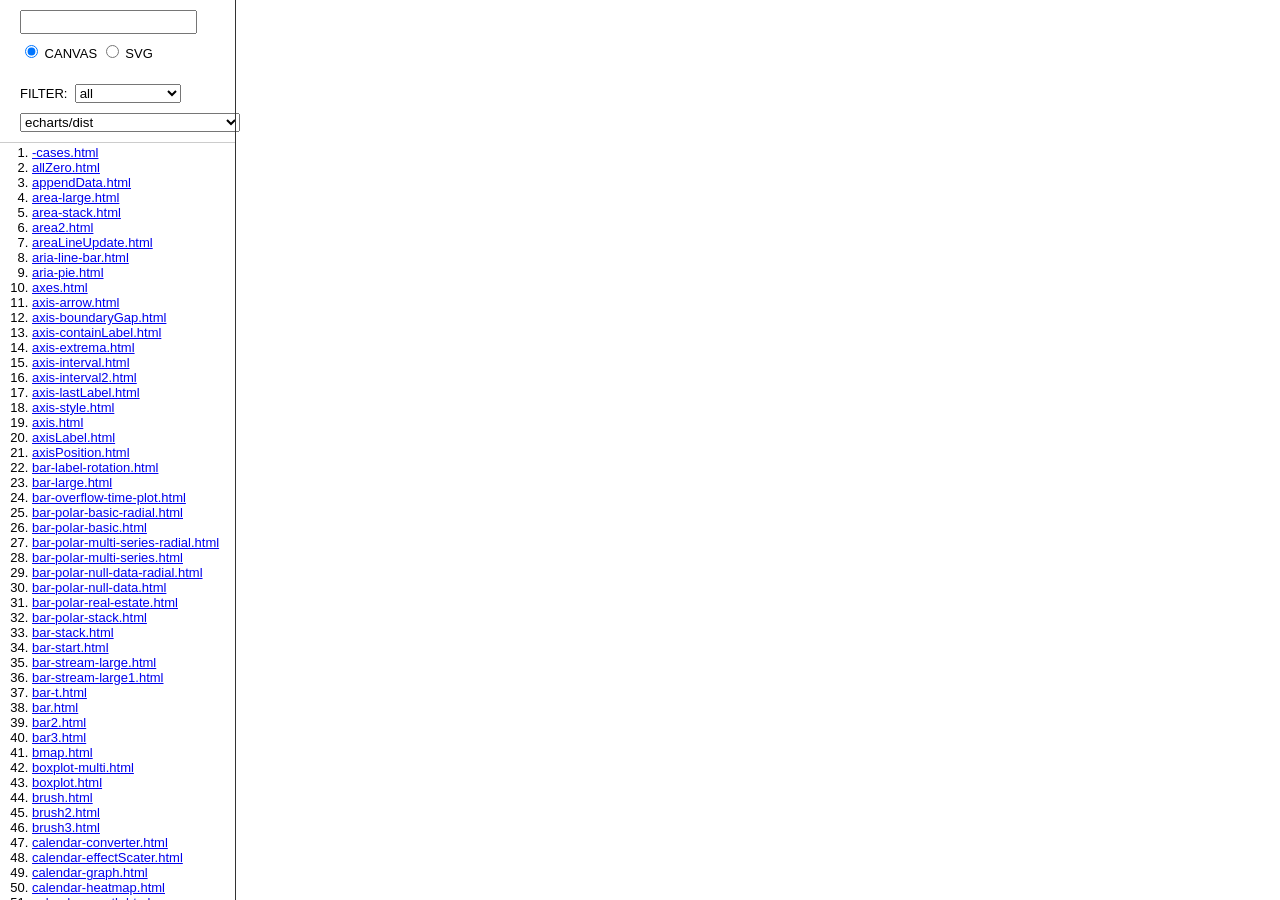
<file: libs/echarts/test/-cases.html>
<!DOCTYPE>
<html>
    <head>
        <meta charset="utf-8">
        <meta name="viewport" content="width=device-width, initial-scale=1" />
        <title>echarts cases</title>
        <script src="lib/jquery.min.js"></script>
        <script src="lib/testHelper.js"></script>
        <script src="lib/caseFrame.js"></script>
        <link rel="stylesheet" href="lib/reset.css">
        <link rel="stylesheet" href="lib/caseFrame.css">
    </head>
    <body>
        <div id="main"></div>
        <script src="-cases.js"></script>
    </body>
</html>
</file>
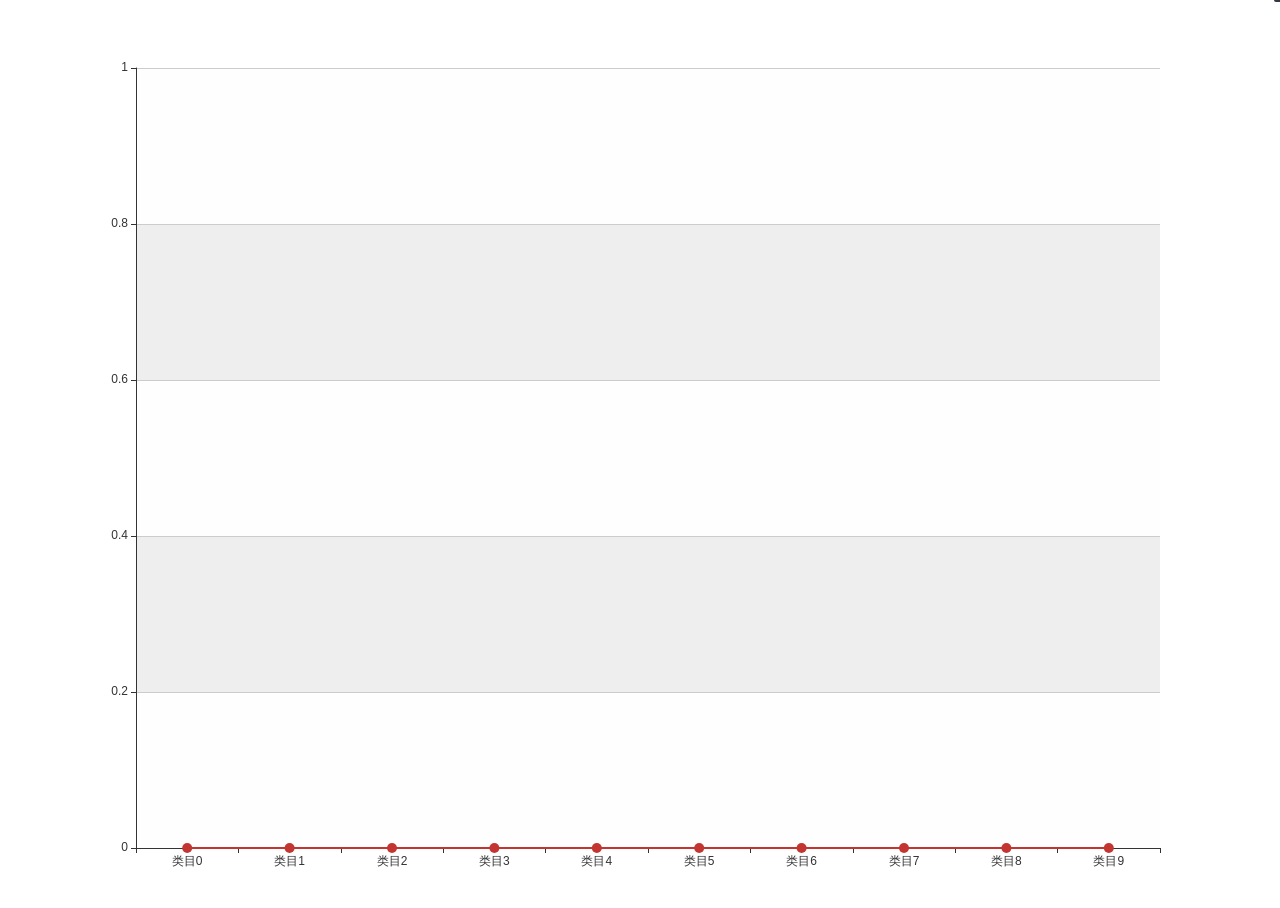
<file: libs/echarts/test/allZero.html>
<html>
    <head>
        <meta charset="utf-8">
        <meta name="viewport" content="width=device-width, initial-scale=1" />
        <script src="lib/esl.js"></script>
        <script src="lib/config.js"></script>
        <script src="lib/facePrint.js"></script>
    </head>
    <body>
        <style>
            html, body, #main {
                width: 100%;
                height: 100%;
            }
        </style>
        <div id="info"></div>
        <div id="main"></div>
        <script>

            require([
                'echarts'
                // 'echarts/chart/line',
                // 'echarts/component/legend',
                // 'echarts/component/grid',
                // 'echarts/component/tooltip',
                // 'echarts/component/dataZoomInside'
            ], function (echarts) {

                var chart = echarts.init(document.getElementById('main'));

                var xAxisData = [];
                var data = [];

                for (var i = 0; i < 10; i++) {
                    xAxisData.push('类目' + i);
                    data.push(0);
                }
                chart.setOption({
                    tooltip: {
                        trigger: 'axis',
                        axisPointer: {
                            type: 'line'
                        }
                    },
                    xAxis: {
                        data: xAxisData
                    },
                    yAxis: {
                        splitArea: {
                            show: true
                        }
                    },
                    series: [{
                        name: 'line',
                        type: 'line',
                        symbol: 'circle',
                        symbolSize: 10,
                        data: data
                    }]
                });
            });

        </script>
    </body>
</html>
</file>
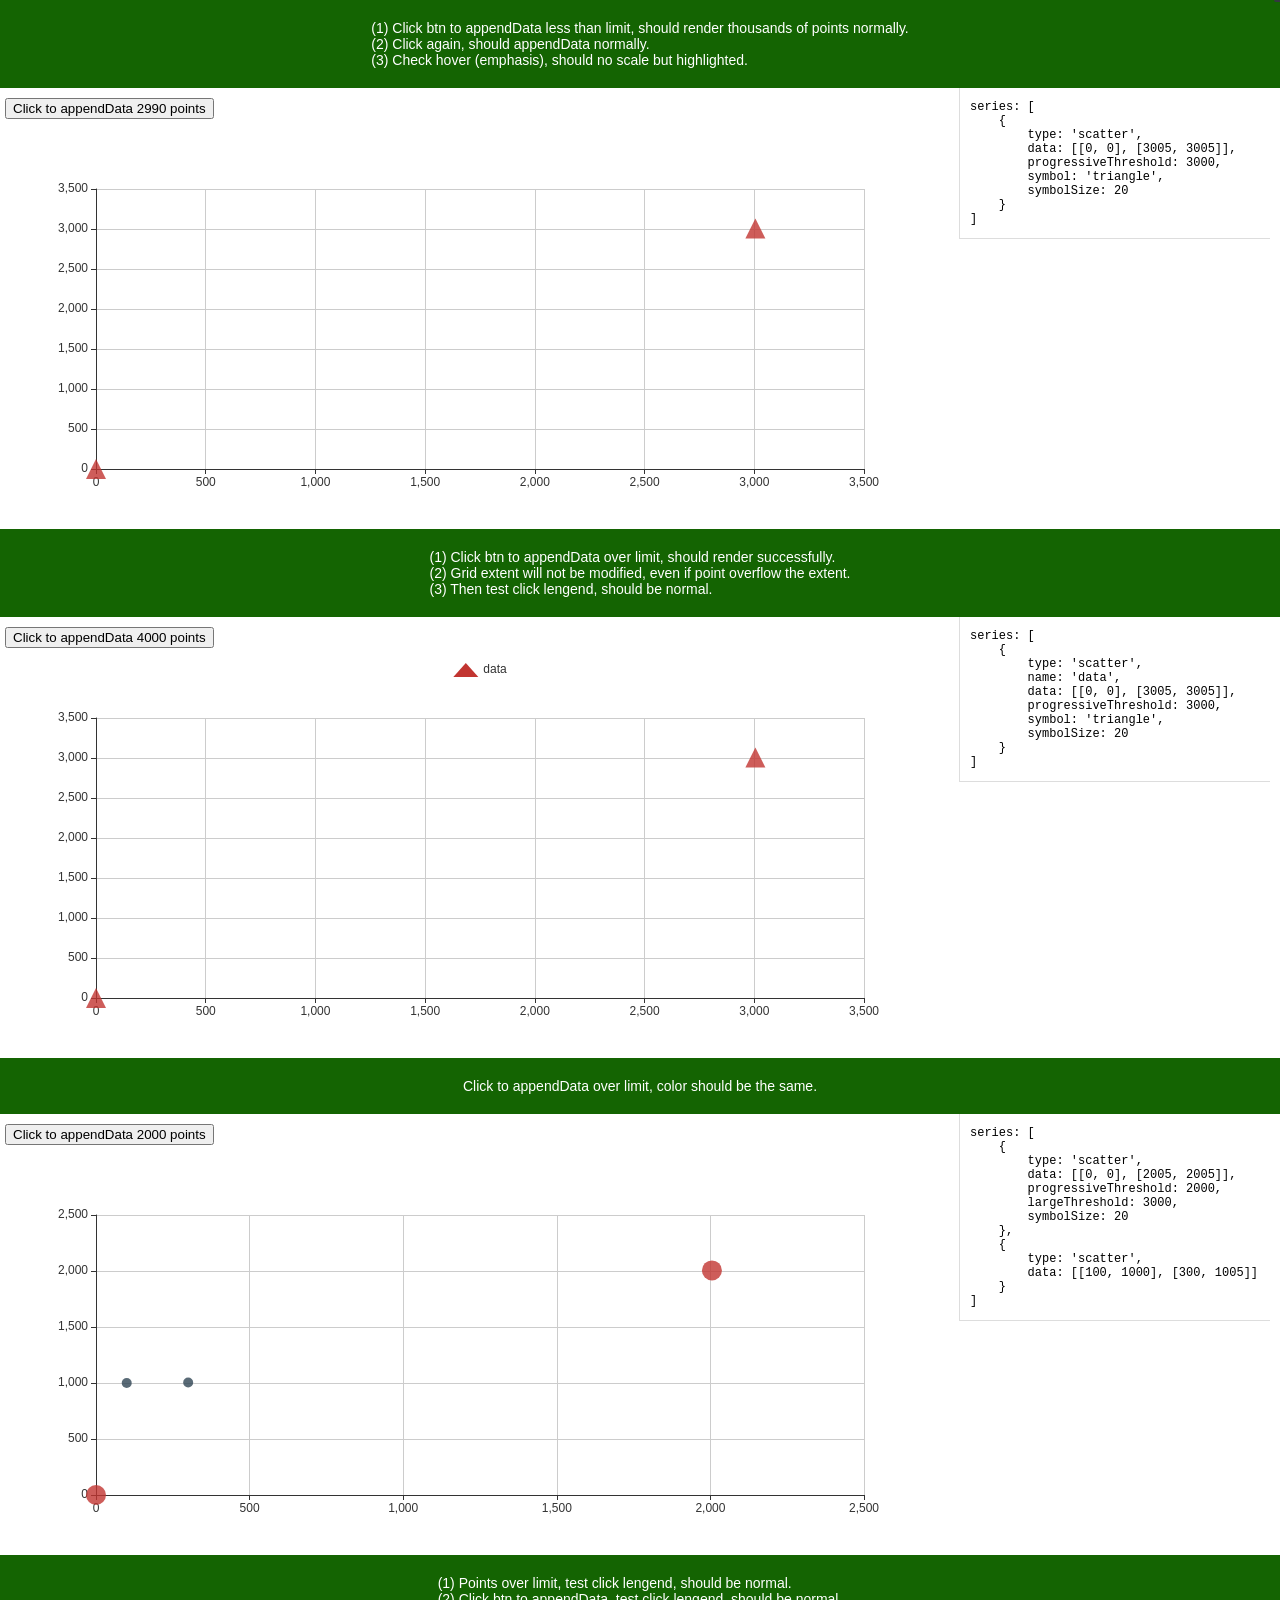
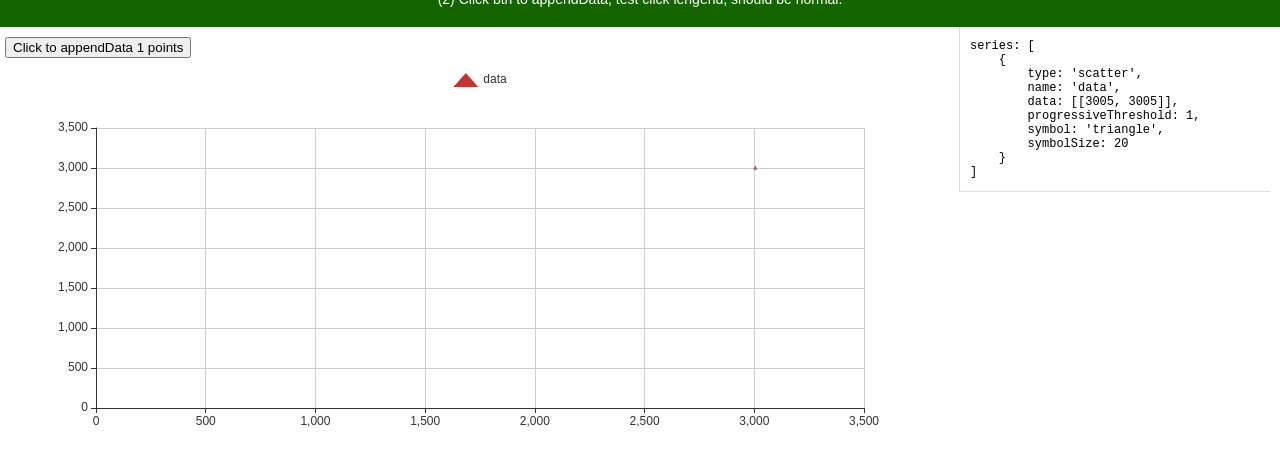
<file: libs/echarts/test/appendData.html>
<!DOCTYPE html>
<html>
    <head>
        <meta charset="utf-8">
        <meta name="viewport" content="width=device-width, initial-scale=1" />
        <script src="lib/esl.js"></script>
        <script src="lib/config.js"></script>
        <script src="lib/jquery.min.js"></script>
        <script src="lib/facePrint.js"></script>
        <script src="lib/testHelper.js"></script>
        <link rel="stylesheet" href="lib/reset.css" />
    </head>
    <body>
        <style>
            .test-title {
                background: #146402;
                color: #fff;
            }
        </style>

        <!-- Thanks to <https://github.com/Truantboy>, see: #7718. -->


        <div id="main0"></div>
        <div id="main1"></div>
        <div id="main2"></div>
        <div id="main4"></div>







        <script>

            require([
                'echarts'/*, 'map/js/china' */
            ], function (echarts) {

                var option = {
                    animation: true,
                    tooltip: {},
                    xAxis: {},
                    yAxis: {},
                    series: [{
                        type: 'scatter',
                        // name: 'data',
                        data: [[0, 0], [3005, 3005]],
                        progressiveThreshold: 3000,
                        symbol: 'triangle',
                        symbolSize: 20
                    }]
                };

                var yBase = 500;
                var appendCount = 2990;

                var myChart = testHelper.create(echarts, 'main0', {
                    title: [
                        '(1) Click btn to appendData less than limit, should render thousands of points normally.',
                        '(2) Click again, should appendData normally.',
                        '(3) Check hover (emphasis), should no scale but highlighted.'
                    ],
                    option: option,
                    info: option.series,
                    infoKey: 'series',
                    button: {
                        text: 'Click to appendData ' + appendCount + ' points',
                        onClick: function () {
                            var tp = []

                            for(var i = 0; i < appendCount; i++) {
                                tp[i] = [i, yBase];
                            }

                            myChart.appendData({
                                seriesIndex: 0,
                                data: tp
                            });

                            yBase += 1000;
                        }
                    }
                });

            });

        </script>









        <script>

            require([
                'echarts'/*, 'map/js/china' */
            ], function (echarts) {

                var option = {
                    animation: true,
                    tooltip: {},
                    xAxis: {},
                    yAxis: {},
                    legend: {},
                    series: [{
                        type: 'scatter',
                        name: 'data',
                        data: [[0, 0], [3005, 3005]],
                        progressiveThreshold: 3000,
                        symbol: 'triangle',
                        symbolSize: 20
                    }]
                };

                var yBase = 500;
                var appendCount = 4000;

                var myChart = testHelper.create(echarts, 'main1', {
                    title: [
                        '(1) Click btn to appendData over limit, should render successfully.',
                        '(2) Grid extent will not be modified, even if point overflow the extent.',
                        '(3) Then test click lengend, should be normal.'
                    ],
                    option: option,
                    info: option.series,
                    infoKey: 'series',
                    button: {
                        text: 'Click to appendData ' + appendCount + ' points',
                        onClick: function () {
                            var tp = []

                            for(var i = 0; i < appendCount; i++) {
                                tp[i] = [i, yBase];
                            }

                            myChart.appendData({
                                seriesIndex: 0,
                                data: tp
                            });

                            yBase += 1000;
                        }
                    }
                });

            });

        </script>






        <script>

            require([
                'echarts'
            ], function (echarts) {

                var option = {
                    animation: true,
                    tooltip: {},
                    xAxis: {},
                    yAxis: {},
                    series: [{
                        type: 'scatter',
                        data: [[0, 0], [2005, 2005]],
                        progressiveThreshold: 2000,
                        largeThreshold: 3000,
                        symbolSize: 20
                    }, {
                        type: 'scatter',
                        data: [[100, 1000], [300, 1005]]
                    }]
                };

                var appendCount = 2000;

                var chart = testHelper.create(echarts, 'main2', {
                    title: [
                        'Click to appendData over limit, color should be the same.'
                    ].join('\n'),
                    option: option,
                    info: option.series,
                    infoKey: 'series',
                    button: {
                        text: 'Click to appendData ' + appendCount + ' points',
                        onClick: function () {
                            var tp = []

                            for(var i = 0; i < appendCount; i++) {
                                tp[i] = [i, 1];
                            }

                            chart.appendData({
                                seriesIndex: 0,
                                data: tp
                            });
                        }
                    }
                });

            });

        </script>










        <script>

            require([
                'echarts'/*, 'map/js/china' */
            ], function (echarts) {

                var option = {
                    animation: true,
                    tooltip: {},
                    xAxis: {
                        // axisLine: {show: false},
                        // axisLabel: {show: false},
                        // axisTick: {show: false},
                        // splitLine: {show: false}
                    },
                    yAxis: {
                        // axisLine: {show: false},
                        // axisLabel: {show: false},
                        // axisTick: {show: false},
                        // splitLine: {show: false}
                    },
                    legend: {
                    },
                    // hoverLayerThreshold: 1,
                    series: [{
                        type: 'scatter',
                        name: 'data',
                        data: [[3005, 3005]],
                        progressiveThreshold: 1,
                        symbol: 'triangle',
                        symbolSize: 20
                    }]
                };

                var yBase = 500;
                var appendCount = 1;

                var myChart = testHelper.create(echarts, 'main4', {
                    title: [
                        '(1) Points over limit, test click lengend, should be normal.',
                        '(2) Click btn to appendData, test click lengend, should be normal.'
                    ],
                    option: option,
                    info: option.series,
                    infoKey: 'series',
                    button: {
                        text: 'Click to appendData ' + appendCount + ' points',
                        onClick: function () {
                            var tp = []

                            for(var i = 0; i < appendCount; i++) {
                                tp[i] = [i, yBase];
                            }

                            myChart.appendData({
                                seriesIndex: 0,
                                data: tp
                            });

                            yBase += 1000;
                        }
                    }
                });

            });

        </script>




    </body>
</html>
</file>
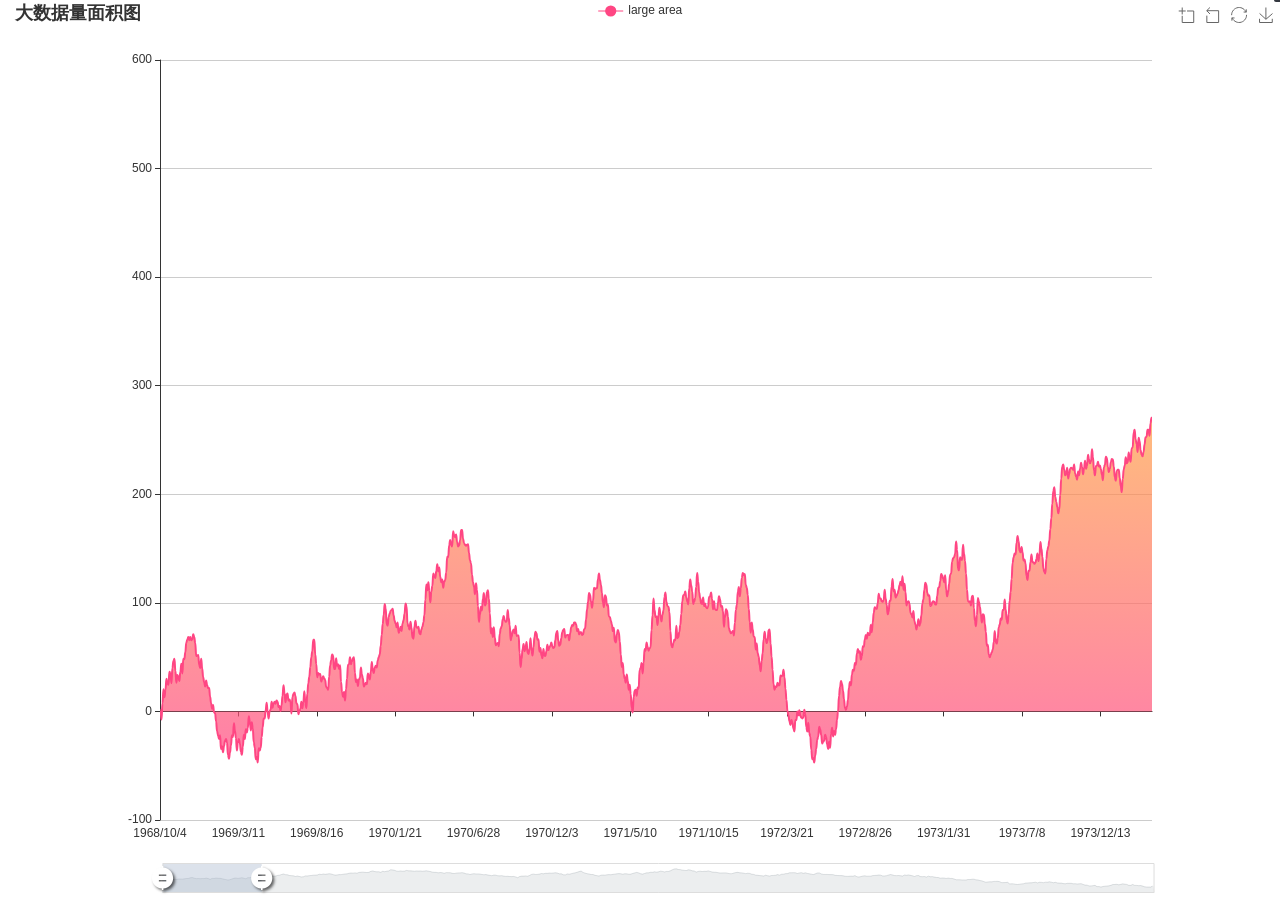
<file: libs/echarts/test/area-large.html>
<!DOCTYPE>
<html>
    <head>
        <meta charset="utf-8">
        <script src="lib/esl.js"></script>
        <script src="lib/config.js"></script>
        <script src="lib/jquery.min.js"></script>
        <script src="lib/facePrint.js"></script>
        <script src="lib/testHelper.js"></script>
        <meta name="viewport" content="width=device-width, initial-scale=1" />
        <link rel="stylesheet" href="lib/reset.css">
    </head>
    <body>
        <style>
            h1 {
                line-height: 60px;
                height: 60px;
                background: #146402;
                text-align: center;
                font-weight: bold;
                color: #eee;
                font-size: 14px;
            }
            .chart {
                height: 500px;
            }
        </style>


        <div class="chart" id="main"></div>



        <script>

            var echarts;
            var chart;
            var myChart;
            var groupCategories = [];
            var groupColors = [];

            require([
                'echarts'
                // 'echarts/chart/line',
                // 'echarts/chart/bar',
                // 'echarts/chart/pie',
                // 'echarts/chart/scatter',
                // 'echarts/chart/map',
                // 'echarts/chart/parallel',
                // 'echarts/chart/radar',
                // 'echarts/component/grid',
                // 'echarts/component/polar',
                // 'echarts/component/geo',
                // 'echarts/component/singleAxis',
                // 'echarts/component/legend',
                // 'echarts/component/tooltip',
                // 'echarts/component/toolbox',
                // 'echarts/component/visualMap',
                // 'echarts/component/dataZoom'
            ], function (ec) {
                echarts = ec;
                chart = myChart = echarts.init(document.getElementById('main'));

                var base = +new Date(1968, 9, 3);
                var oneDay = 24 * 3600 * 1000;
                var date = [];

                var data = [Math.random() * 300];

                for (var i = 1; i < 20000; i++) {
                    var now = new Date(base += oneDay);
                    date.push([now.getFullYear(), now.getMonth() + 1, now.getDate()].join('/'));
                    data.push(Math.round((Math.random() - 0.5) * 20 + data[i - 1]));
                }

                option = {
                    tooltip: {
                        trigger: 'axis',
                        position: function (pt) {
                            return [pt[0], '10%'];
                        }
                    },
                    legend: {
                        data: ['large area']
                    },
                    title: {
                        left: 10,
                        text: '大数据量面积图',
                    },
                    toolbox: {
                        feature: {
                            dataZoom: {
                                yAxisIndex: 'none'
                            },
                            restore: {},
                            saveAsImage: {}
                        }
                    },
                    grid: {
                        containLabel: true
                    },
                    xAxis: {
                        type: 'category',
                        boundaryGap: false,
                        data: date
                    },
                    yAxis: {
                        type: 'value',
                        boundaryGap: [0, '100%']
                    },
                    dataZoom: [{
                        type: 'inside',
                        start: 0,
                        end: 10
                    }, {
                        start: 0,
                        end: 10,
                        handleIcon: 'M10.7,11.9v-1.3H9.3v1.3c-4.9,0.3-8.8,4.4-8.8,9.4c0,5,3.9,9.1,8.8,9.4v1.3h1.3v-1.3c4.9-0.3,8.8-4.4,8.8-9.4C19.5,16.3,15.6,12.2,10.7,11.9z M13.3,24.4H6.7V23h6.6V24.4z M13.3,19.6H6.7v-1.4h6.6V19.6z',
                        handleSize: '80%',
                        handleStyle: {
                            color: '#fff',
                            shadowBlur: 3,
                            shadowColor: 'rgba(0, 0, 0, 0.6)',
                            shadowOffsetX: 2,
                            shadowOffsetY: 2
                        }
                    }],
                    series: [
                        {
                            name:'large area',
                            type:'line',
                            smooth:true,
                            symbol: 'none',
                            sampling: 'average',
                            itemStyle: {
                                normal: {
                                    color: 'rgb(255, 70, 131)'
                                }
                            },
                            areaStyle: {
                                normal: {
                                    color: new echarts.graphic.LinearGradient(0, 0, 0, 1, [{
                                        offset: 0,
                                        color: 'rgb(255, 158, 68)'
                                    }, {
                                        offset: 1,
                                        color: 'rgb(255, 70, 131)'
                                    }])
                                }
                            },
                            data: data
                        }
                    ]
                };


                chart.setOption(option);
            });

        </script>
    </body>
</html>
</file>
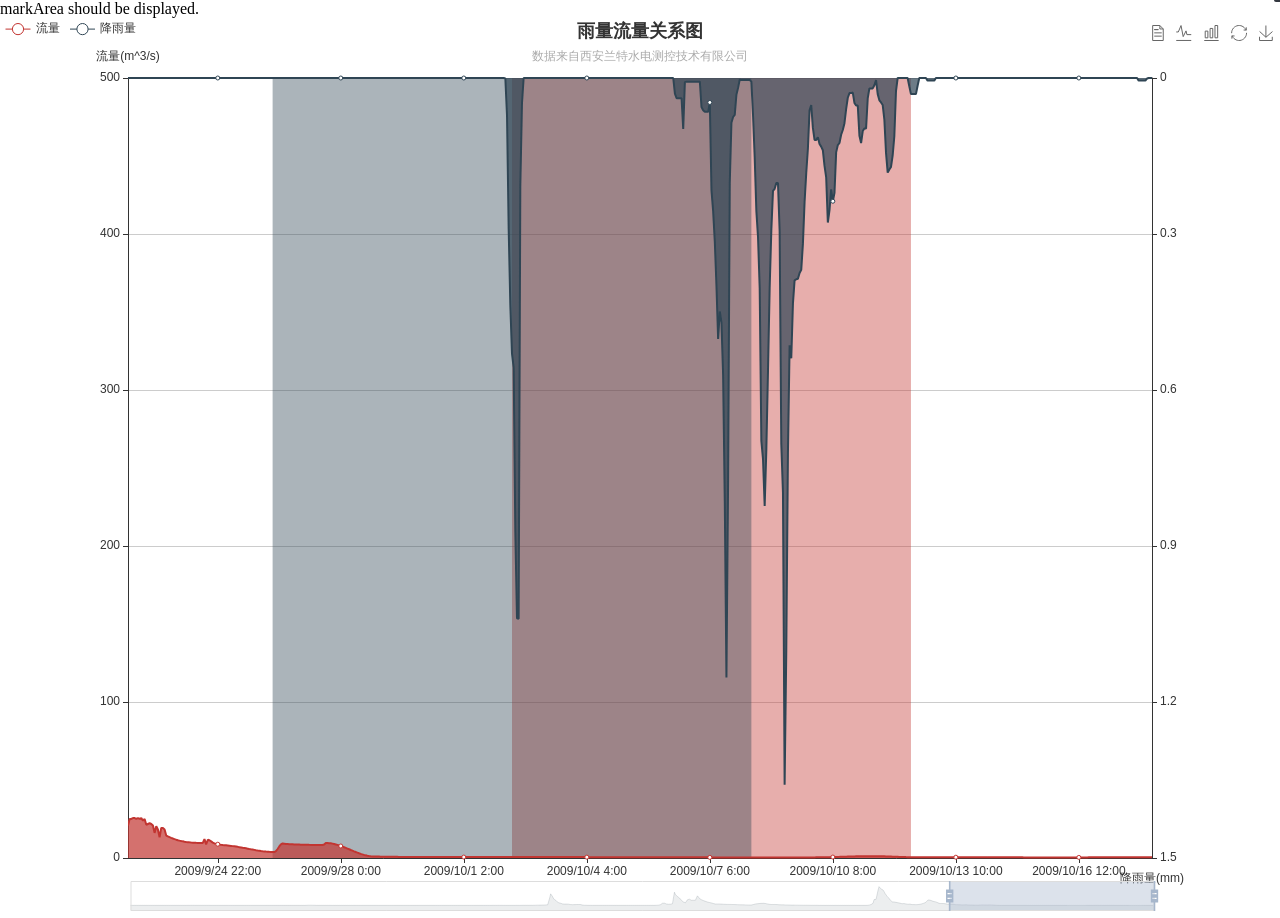
<file: libs/echarts/test/area2.html>
<html>
    <head>
        <meta charset="utf-8">
        <script src="lib/esl.js"></script>
        <script src="lib/config.js"></script>
        <meta name="viewport" content="user-scalable=no,width=device-width,height=device-height">
    </head>
    <body>
        <style>
            html, body, #main {
                width: 100%;
                height: 100%;
                margin: 0;
            }
        </style>
        markArea should be displayed.
        <div id="main"></div>
        <script>

            require([
                'echarts'
                // 'echarts/chart/line',
                // 'echarts/component/legend',
                // 'echarts/component/grid',
                // 'echarts/component/tooltip',
                // 'echarts/component/title',
                // 'echarts/component/dataZoom'
            ], function (echarts) {

                var chart = echarts.init(document.getElementById('main'), null, {

                });

                var sampling = 'none';

                chart.setOption({
                    title : {
                        text: '雨量流量关系图',
                        subtext: '数据来自西安兰特水电测控技术有限公司',
                        x: 'center'
                    },
                    tooltip : {
                        trigger: 'axis',
                        formatter: function(params) {
                            return params[0].name + '<br/>'
                                + (
                                    params[0]
                                    ? params[0].seriesName + ' : ' + params[0].value + ' (m^3/s)<br/>'
                                    : ''
                                )
                                + (
                                    params[1]
                                    ? params[1].seriesName + ' : ' + -params[1].value + ' (mm)'
                                    : ''
                                );
                        },
                        axisPointer: {
                            animation: false
                        }
                    },
                    legend: {
                        data:['流量','降雨量'],
                        x: 'left'
                    },
                    toolbox: {
                        show : true,
                        feature : {
                            mark : {show: true},
                            dataView : {show: true, readOnly: false},
                            magicType : {show: true, type: ['line', 'bar']},
                            restore : {show: true},
                            saveAsImage : {show: true}
                        }
                    },
                    dataZoom: [
                        {
                            show: true,
                            realtime: true,
                            start: 80,
                            end: 100
                        },
                        {
                            type: 'inside',
                            show: true,
                            realtime: true,
                            start: 80,
                            end: 100
                        }
                    ],
                    xAxis : [
                        {
                            type : 'category',
                            boundaryGap : false,
                            axisLine: {onZero: false},
                            data : [
                                '2009/6/12 2:00', '2009/6/12 3:00', '2009/6/12 4:00', '2009/6/12 5:00', '2009/6/12 6:00', '2009/6/12 7:00', '2009/6/12 8:00', '2009/6/12 9:00', '2009/6/12 10:00', '2009/6/12 11:00', '2009/6/12 12:00', '2009/6/12 13:00', '2009/6/12 14:00', '2009/6/12 15:00', '2009/6/12 16:00', '2009/6/12 17:00', '2009/6/12 18:00', '2009/6/12 19:00', '2009/6/12 20:00', '2009/6/12 21:00', '2009/6/12 22:00', '2009/6/12 23:00',
                                '2009/6/13 0:00', '2009/6/13 1:00', '2009/6/13 2:00', '2009/6/13 3:00', '2009/6/13 4:00', '2009/6/13 5:00', '2009/6/13 6:00', '2009/6/13 7:00', '2009/6/13 8:00', '2009/6/13 9:00', '2009/6/13 10:00', '2009/6/13 11:00', '2009/6/13 12:00', '2009/6/13 13:00', '2009/6/13 14:00', '2009/6/13 15:00', '2009/6/13 16:00', '2009/6/13 17:00', '2009/6/13 18:00', '2009/6/13 19:00', '2009/6/13 20:00', '2009/6/13 21:00', '2009/6/13 22:00', '2009/6/13 23:00',
                                '2009/6/14 0:00', '2009/6/14 1:00', '2009/6/14 2:00', '2009/6/14 3:00', '2009/6/14 4:00', '2009/6/14 5:00', '2009/6/14 6:00', '2009/6/14 7:00', '2009/6/14 8:00', '2009/6/14 9:00', '2009/6/14 10:00', '2009/6/14 11:00', '2009/6/14 12:00', '2009/6/14 13:00', '2009/6/14 14:00', '2009/6/14 15:00', '2009/6/14 16:00', '2009/6/14 17:00', '2009/6/14 18:00', '2009/6/14 19:00', '2009/6/14 20:00', '2009/6/14 21:00', '2009/6/14 22:00', '2009/6/14 23:00',
                                '2009/6/15 0:00', '2009/6/15 1:00', '2009/6/15 2:00', '2009/6/15 3:00', '2009/6/15 4:00', '2009/6/15 5:00', '2009/6/15 6:00', '2009/6/15 7:00', '2009/6/15 8:00', '2009/6/15 9:00', '2009/6/15 10:00', '2009/6/15 11:00', '2009/6/15 12:00', '2009/6/15 13:00', '2009/6/15 14:00', '2009/6/15 15:00', '2009/6/15 16:00', '2009/6/15 17:00', '2009/6/15 18:00', '2009/6/15 19:00', '2009/6/15 20:00', '2009/6/15 21:00', '2009/6/15 22:00', '2009/6/15 23:00',
                                '2009/6/15 0:00', '2009/6/16 1:00', '2009/6/16 2:00', '2009/6/16 3:00', '2009/6/16 4:00', '2009/6/16 5:00', '2009/6/16 6:00', '2009/6/16 7:00', '2009/6/16 8:00', '2009/6/16 9:00', '2009/6/16 10:00', '2009/6/16 11:00', '2009/6/16 12:00', '2009/6/16 13:00', '2009/6/16 14:00', '2009/6/16 15:00', '2009/6/16 16:00', '2009/6/16 17:00', '2009/6/16 18:00', '2009/6/16 19:00', '2009/6/16 20:00', '2009/6/16 21:00', '2009/6/16 22:00', '2009/6/16 23:00',
                                '2009/6/15 0:00', '2009/6/17 1:00', '2009/6/17 2:00', '2009/6/17 3:00', '2009/6/17 4:00', '2009/6/17 5:00', '2009/6/17 6:00', '2009/6/17 7:00', '2009/6/17 8:00', '2009/6/17 9:00', '2009/6/17 10:00', '2009/6/17 11:00', '2009/6/17 12:00', '2009/6/17 13:00', '2009/6/17 14:00', '2009/6/17 15:00', '2009/6/17 16:00', '2009/6/17 17:00', '2009/6/17 18:00', '2009/6/17 19:00', '2009/6/17 20:00', '2009/6/17 21:00', '2009/6/17 22:00', '2009/6/17 23:00',
                                '2009/6/18 0:00', '2009/6/18 1:00', '2009/6/18 2:00', '2009/6/18 3:00', '2009/6/18 4:00', '2009/6/18 5:00', '2009/6/18 6:00', '2009/6/18 7:00', '2009/6/18 8:00', '2009/6/18 9:00', '2009/6/18 10:00', '2009/6/18 11:00', '2009/6/18 12:00', '2009/6/18 13:00', '2009/6/18 14:00', '2009/6/18 15:00', '2009/6/18 16:00', '2009/6/18 17:00', '2009/6/18 18:00', '2009/6/18 19:00', '2009/6/18 20:00', '2009/6/18 21:00', '2009/6/18 22:00', '2009/6/18 23:00',
                                '2009/6/15 0:00', '2009/6/19 1:00', '2009/6/19 2:00', '2009/6/19 3:00', '2009/6/19 4:00', '2009/6/19 5:00', '2009/6/19 6:00', '2009/6/19 7:00', '2009/6/19 8:00', '2009/6/19 9:00', '2009/6/19 10:00', '2009/6/19 11:00', '2009/6/19 12:00', '2009/6/19 13:00', '2009/6/19 14:00', '2009/6/19 15:00', '2009/6/19 16:00', '2009/6/19 17:00', '2009/6/19 18:00', '2009/6/19 19:00', '2009/6/19 20:00', '2009/6/19 21:00', '2009/6/19 22:00', '2009/6/19 23:00',
                                '2009/6/20 0:00', '2009/6/20 1:00', '2009/6/20 2:00', '2009/6/20 3:00', '2009/6/20 4:00', '2009/6/20 5:00', '2009/6/20 6:00', '2009/6/20 7:00', '2009/6/20 8:00', '2009/6/20 9:00', '2009/6/20 10:00', '2009/6/20 11:00', '2009/6/20 12:00', '2009/6/20 13:00', '2009/6/20 14:00', '2009/6/20 15:00', '2009/6/20 16:00', '2009/6/20 17:00', '2009/6/20 18:00', '2009/6/20 19:00', '2009/6/20 20:00', '2009/6/20 21:00', '2009/6/20 22:00', '2009/6/20 23:00',
                                '2009/6/21 0:00', '2009/6/21 1:00', '2009/6/21 2:00', '2009/6/21 3:00', '2009/6/21 4:00', '2009/6/21 5:00', '2009/6/21 6:00', '2009/6/21 7:00', '2009/6/21 8:00', '2009/6/21 9:00', '2009/6/21 10:00', '2009/6/21 11:00', '2009/6/21 12:00', '2009/6/21 13:00', '2009/6/21 14:00', '2009/6/21 15:00', '2009/6/21 16:00', '2009/6/21 17:00', '2009/6/21 18:00', '2009/6/21 19:00', '2009/6/21 20:00', '2009/6/21 21:00', '2009/6/21 22:00', '2009/6/21 23:00',
                                '2009/6/22 0:00', '2009/6/22 1:00', '2009/6/22 2:00', '2009/6/22 3:00', '2009/6/22 4:00', '2009/6/22 5:00', '2009/6/22 6:00', '2009/6/22 7:00', '2009/6/22 8:00', '2009/6/22 9:00', '2009/6/22 10:00', '2009/6/22 11:00', '2009/6/22 12:00', '2009/6/22 13:00', '2009/6/22 14:00', '2009/6/22 15:00', '2009/6/22 16:00', '2009/6/22 17:00', '2009/6/22 18:00', '2009/6/22 19:00', '2009/6/22 20:00', '2009/6/22 21:00', '2009/6/22 22:00', '2009/6/22 23:00',
                                '2009/6/23 0:00', '2009/6/23 1:00', '2009/6/23 2:00', '2009/6/23 3:00', '2009/6/23 4:00', '2009/6/23 5:00', '2009/6/23 6:00', '2009/6/23 7:00', '2009/6/23 8:00', '2009/6/23 9:00', '2009/6/23 10:00', '2009/6/23 11:00', '2009/6/23 12:00', '2009/6/23 13:00', '2009/6/23 14:00', '2009/6/23 15:00', '2009/6/23 16:00', '2009/6/23 17:00', '2009/6/23 18:00', '2009/6/23 19:00', '2009/6/23 20:00', '2009/6/23 21:00', '2009/6/23 22:00', '2009/6/23 23:00',
                                '2009/6/24 0:00', '2009/6/24 1:00', '2009/6/24 2:00', '2009/6/24 3:00', '2009/6/24 4:00', '2009/6/24 5:00', '2009/6/24 6:00', '2009/6/24 7:00', '2009/6/24 8:00', '2009/6/24 9:00', '2009/6/24 10:00', '2009/6/24 11:00', '2009/6/24 12:00', '2009/6/24 13:00', '2009/6/24 14:00', '2009/6/24 15:00', '2009/6/24 16:00', '2009/6/24 17:00', '2009/6/24 18:00', '2009/6/24 19:00', '2009/6/24 20:00', '2009/6/24 21:00', '2009/6/24 22:00', '2009/6/24 23:00',
                                '2009/6/25 0:00', '2009/6/25 1:00', '2009/6/25 2:00', '2009/6/25 3:00', '2009/6/25 4:00', '2009/6/25 5:00', '2009/6/25 6:00', '2009/6/25 7:00', '2009/6/25 8:00', '2009/6/25 9:00', '2009/6/25 10:00', '2009/6/25 11:00', '2009/6/25 12:00', '2009/6/25 13:00', '2009/6/25 14:00', '2009/6/25 15:00', '2009/6/25 16:00', '2009/6/25 17:00', '2009/6/25 18:00', '2009/6/25 19:00', '2009/6/25 20:00', '2009/6/25 21:00', '2009/6/25 22:00', '2009/6/25 23:00',
                                '2009/6/26 0:00', '2009/6/26 1:00', '2009/6/26 2:00', '2009/6/26 3:00', '2009/6/26 4:00', '2009/6/26 5:00', '2009/6/26 6:00', '2009/6/26 7:00', '2009/6/26 8:00', '2009/6/26 9:00', '2009/6/26 10:00', '2009/6/26 11:00', '2009/6/26 12:00', '2009/6/26 13:00', '2009/6/26 14:00', '2009/6/26 15:00', '2009/6/26 16:00', '2009/6/26 17:00', '2009/6/26 18:00', '2009/6/26 19:00', '2009/6/26 20:00', '2009/6/26 21:00', '2009/6/26 22:00', '2009/6/26 23:00',
                                '2009/6/27 0:00', '2009/6/27 1:00', '2009/6/27 2:00', '2009/6/27 3:00', '2009/6/27 4:00', '2009/6/27 5:00', '2009/6/27 6:00', '2009/6/27 7:00', '2009/6/27 8:00', '2009/6/27 9:00', '2009/6/27 10:00', '2009/6/27 11:00', '2009/6/27 12:00', '2009/6/27 13:00', '2009/6/27 14:00', '2009/6/27 15:00', '2009/6/27 16:00', '2009/6/27 17:00', '2009/6/27 18:00', '2009/6/27 19:00', '2009/6/27 20:00', '2009/6/27 21:00', '2009/6/27 22:00', '2009/6/27 23:00',
                                '2009/6/28 0:00', '2009/6/28 1:00', '2009/6/28 2:00', '2009/6/28 3:00', '2009/6/28 4:00', '2009/6/28 5:00', '2009/6/28 6:00', '2009/6/28 7:00', '2009/6/28 8:00', '2009/6/28 9:00', '2009/6/28 10:00', '2009/6/28 11:00', '2009/6/28 12:00', '2009/6/28 13:00', '2009/6/28 14:00', '2009/6/28 15:00', '2009/6/28 16:00', '2009/6/28 17:00', '2009/6/28 18:00', '2009/6/28 19:00', '2009/6/28 20:00', '2009/6/28 21:00', '2009/6/28 22:00', '2009/6/28 23:00',
                                '2009/6/29 0:00', '2009/6/29 1:00', '2009/6/29 2:00', '2009/6/29 3:00', '2009/6/29 4:00', '2009/6/29 5:00', '2009/6/29 6:00', '2009/6/29 7:00', '2009/6/29 8:00', '2009/6/29 9:00', '2009/6/29 10:00', '2009/6/29 11:00', '2009/6/29 12:00', '2009/6/29 13:00', '2009/6/29 14:00', '2009/6/29 15:00', '2009/6/29 16:00', '2009/6/29 17:00', '2009/6/29 18:00', '2009/6/29 19:00', '2009/6/29 20:00', '2009/6/29 21:00', '2009/6/29 22:00', '2009/6/29 23:00',
                                '2009/6/30 0:00', '2009/6/30 1:00', '2009/6/30 2:00', '2009/6/30 3:00', '2009/6/30 4:00', '2009/6/30 5:00', '2009/6/30 6:00', '2009/6/30 7:00', '2009/6/30 8:00', '2009/6/30 9:00', '2009/6/30 10:00', '2009/6/30 11:00', '2009/6/30 12:00', '2009/6/30 13:00', '2009/6/30 14:00', '2009/6/30 15:00', '2009/6/30 16:00', '2009/6/30 17:00', '2009/6/30 18:00', '2009/6/30 19:00', '2009/6/30 20:00', '2009/6/30 21:00', '2009/6/30 22:00', '2009/6/30 23:00',
                                '2009/7/1 0:00', '2009/7/1 1:00', '2009/7/1 2:00', '2009/7/1 3:00', '2009/7/1 4:00', '2009/7/1 5:00', '2009/7/1 6:00', '2009/7/1 7:00', '2009/7/1 8:00', '2009/7/1 9:00', '2009/7/1 10:00', '2009/7/1 11:00', '2009/7/1 12:00', '2009/7/1 13:00', '2009/7/1 14:00', '2009/7/1 15:00', '2009/7/1 16:00', '2009/7/1 17:00', '2009/7/1 18:00', '2009/7/1 19:00', '2009/7/1 20:00', '2009/7/1 21:00', '2009/7/1 22:00', '2009/7/1 23:00',
                                '2009/7/2 0:00', '2009/7/2 1:00', '2009/7/2 2:00', '2009/7/2 3:00', '2009/7/2 4:00', '2009/7/2 5:00', '2009/7/2 6:00', '2009/7/2 7:00', '2009/7/2 8:00', '2009/7/2 9:00', '2009/7/2 10:00', '2009/7/2 11:00', '2009/7/2 12:00', '2009/7/2 13:00', '2009/7/2 14:00', '2009/7/2 15:00', '2009/7/2 16:00', '2009/7/2 17:00', '2009/7/2 18:00', '2009/7/2 19:00', '2009/7/2 20:00', '2009/7/2 21:00', '2009/7/2 22:00', '2009/7/2 23:00',
                                '2009/7/3 0:00', '2009/7/3 1:00', '2009/7/3 2:00', '2009/7/3 3:00', '2009/7/3 4:00', '2009/7/3 5:00', '2009/7/3 6:00', '2009/7/3 7:00', '2009/7/3 8:00', '2009/7/3 9:00', '2009/7/3 10:00', '2009/7/3 11:00', '2009/7/3 12:00', '2009/7/3 13:00', '2009/7/3 14:00', '2009/7/3 15:00', '2009/7/3 16:00', '2009/7/3 17:00', '2009/7/3 18:00', '2009/7/3 19:00', '2009/7/3 20:00', '2009/7/3 21:00', '2009/7/3 22:00', '2009/7/3 23:00',
                                '2009/7/4 0:00', '2009/7/4 1:00', '2009/7/4 2:00', '2009/7/4 3:00', '2009/7/4 4:00', '2009/7/4 5:00', '2009/7/4 6:00', '2009/7/4 7:00', '2009/7/4 8:00', '2009/7/4 9:00', '2009/7/4 10:00', '2009/7/4 11:00', '2009/7/4 12:00', '2009/7/4 13:00', '2009/7/4 14:00', '2009/7/4 15:00', '2009/7/4 16:00', '2009/7/4 17:00', '2009/7/4 18:00', '2009/7/4 19:00', '2009/7/4 20:00', '2009/7/4 21:00', '2009/7/4 22:00', '2009/7/4 23:00',
                                '2009/7/5 0:00', '2009/7/5 1:00', '2009/7/5 2:00', '2009/7/5 3:00', '2009/7/5 4:00', '2009/7/5 5:00', '2009/7/5 6:00', '2009/7/5 7:00', '2009/7/5 8:00', '2009/7/5 9:00', '2009/7/5 10:00', '2009/7/5 11:00', '2009/7/5 12:00', '2009/7/5 13:00', '2009/7/5 14:00', '2009/7/5 15:00', '2009/7/5 16:00', '2009/7/5 17:00', '2009/7/5 18:00', '2009/7/5 19:00', '2009/7/5 20:00', '2009/7/5 21:00', '2009/7/5 22:00', '2009/7/5 23:00',
                                '2009/7/6 0:00', '2009/7/6 1:00', '2009/7/6 2:00', '2009/7/6 3:00', '2009/7/6 4:00', '2009/7/6 5:00', '2009/7/6 6:00', '2009/7/6 7:00', '2009/7/6 8:00', '2009/7/6 9:00', '2009/7/6 10:00', '2009/7/6 11:00', '2009/7/6 12:00', '2009/7/6 13:00', '2009/7/6 14:00', '2009/7/6 15:00', '2009/7/6 16:00', '2009/7/6 17:00', '2009/7/6 18:00', '2009/7/6 19:00', '2009/7/6 20:00', '2009/7/6 21:00', '2009/7/6 22:00', '2009/7/6 23:00',
                                '2009/7/7 0:00', '2009/7/7 1:00', '2009/7/7 2:00', '2009/7/7 3:00', '2009/7/7 4:00', '2009/7/7 5:00', '2009/7/7 6:00', '2009/7/7 7:00', '2009/7/7 8:00', '2009/7/7 9:00', '2009/7/7 10:00', '2009/7/7 11:00', '2009/7/7 12:00', '2009/7/7 13:00', '2009/7/7 14:00', '2009/7/7 15:00', '2009/7/7 16:00', '2009/7/7 17:00', '2009/7/7 18:00', '2009/7/7 19:00', '2009/7/7 20:00', '2009/7/7 21:00', '2009/7/7 22:00', '2009/7/7 23:00',
                                '2009/7/8 0:00', '2009/7/8 1:00', '2009/7/8 2:00', '2009/7/8 3:00', '2009/7/8 4:00', '2009/7/8 5:00', '2009/7/8 6:00', '2009/7/8 7:00', '2009/7/8 8:00', '2009/7/8 9:00', '2009/7/8 10:00', '2009/7/8 11:00', '2009/7/8 12:00', '2009/7/8 13:00', '2009/7/8 14:00', '2009/7/8 15:00', '2009/7/8 16:00', '2009/7/8 17:00', '2009/7/8 18:00', '2009/7/8 19:00', '2009/7/8 20:00', '2009/7/8 21:00', '2009/7/8 22:00', '2009/7/8 23:00',
                                '2009/7/9 0:00', '2009/7/9 1:00', '2009/7/9 2:00', '2009/7/9 3:00', '2009/7/9 4:00', '2009/7/9 5:00', '2009/7/9 6:00', '2009/7/9 7:00', '2009/7/9 8:00', '2009/7/9 9:00', '2009/7/9 10:00', '2009/7/9 11:00', '2009/7/9 12:00', '2009/7/9 13:00', '2009/7/9 14:00', '2009/7/9 15:00', '2009/7/9 16:00', '2009/7/9 17:00', '2009/7/9 18:00', '2009/7/9 19:00', '2009/7/9 20:00', '2009/7/9 21:00', '2009/7/9 22:00', '2009/7/9 23:00',
                                '2009/7/10 0:00', '2009/7/10 1:00', '2009/7/10 2:00', '2009/7/10 3:00', '2009/7/10 4:00', '2009/7/10 5:00', '2009/7/10 6:00', '2009/7/10 7:00', '2009/7/10 8:00', '2009/7/10 9:00', '2009/7/10 10:00', '2009/7/10 11:00', '2009/7/10 12:00', '2009/7/10 13:00', '2009/7/10 14:00', '2009/7/10 15:00', '2009/7/10 16:00', '2009/7/10 17:00', '2009/7/10 18:00', '2009/7/10 19:00', '2009/7/10 20:00', '2009/7/10 21:00', '2009/7/10 22:00', '2009/7/10 23:00',
                                '2009/7/11 0:00', '2009/7/11 1:00', '2009/7/11 2:00', '2009/7/11 3:00', '2009/7/11 4:00', '2009/7/11 5:00', '2009/7/11 6:00', '2009/7/11 7:00', '2009/7/11 8:00', '2009/7/11 9:00', '2009/7/11 10:00', '2009/7/11 11:00', '2009/7/11 12:00', '2009/7/11 13:00', '2009/7/11 14:00', '2009/7/11 15:00', '2009/7/11 16:00', '2009/7/11 17:00', '2009/7/11 18:00', '2009/7/11 19:00', '2009/7/11 20:00', '2009/7/11 21:00', '2009/7/11 22:00', '2009/7/11 23:00',
                                '2009/7/12 0:00', '2009/7/12 1:00', '2009/7/12 2:00', '2009/7/12 3:00', '2009/7/12 4:00', '2009/7/12 5:00', '2009/7/12 6:00', '2009/7/12 7:00', '2009/7/12 8:00', '2009/7/12 9:00', '2009/7/12 10:00', '2009/7/12 11:00', '2009/7/12 12:00', '2009/7/12 13:00', '2009/7/12 14:00', '2009/7/12 15:00', '2009/7/12 16:00', '2009/7/12 17:00', '2009/7/12 18:00', '2009/7/12 19:00', '2009/7/12 20:00', '2009/7/12 21:00', '2009/7/12 22:00', '2009/7/12 23:00',
                                '2009/7/13 0:00', '2009/7/13 1:00', '2009/7/13 2:00', '2009/7/13 3:00', '2009/7/13 4:00', '2009/7/13 5:00', '2009/7/13 6:00', '2009/7/13 7:00', '2009/7/13 8:00', '2009/7/13 9:00', '2009/7/13 10:00', '2009/7/13 11:00', '2009/7/13 12:00', '2009/7/13 13:00', '2009/7/13 14:00', '2009/7/13 15:00', '2009/7/13 16:00', '2009/7/13 17:00', '2009/7/13 18:00', '2009/7/13 19:00', '2009/7/13 20:00', '2009/7/13 21:00', '2009/7/13 22:00', '2009/7/13 23:00',
                                '2009/7/14 0:00', '2009/7/14 1:00', '2009/7/14 2:00', '2009/7/14 3:00', '2009/7/14 4:00', '2009/7/14 5:00', '2009/7/14 6:00', '2009/7/14 7:00', '2009/7/14 8:00', '2009/7/14 9:00', '2009/7/14 10:00', '2009/7/14 11:00', '2009/7/14 12:00', '2009/7/14 13:00', '2009/7/14 14:00', '2009/7/14 15:00', '2009/7/14 16:00', '2009/7/14 17:00', '2009/7/14 18:00', '2009/7/14 19:00', '2009/7/14 20:00', '2009/7/14 21:00', '2009/7/14 22:00', '2009/7/14 23:00',
                                '2009/7/15 0:00', '2009/7/15 1:00', '2009/7/15 2:00', '2009/7/15 3:00', '2009/7/15 4:00', '2009/7/15 5:00', '2009/7/15 6:00', '2009/7/15 7:00', '2009/7/15 8:00', '2009/7/15 9:00', '2009/7/15 10:00', '2009/7/15 11:00', '2009/7/15 12:00', '2009/7/15 13:00', '2009/7/15 14:00', '2009/7/15 15:00', '2009/7/15 16:00', '2009/7/15 17:00', '2009/7/15 18:00', '2009/7/15 19:00', '2009/7/15 20:00', '2009/7/15 21:00', '2009/7/15 22:00', '2009/7/15 23:00',
                                '2009/7/16 0:00', '2009/7/16 1:00', '2009/7/16 2:00', '2009/7/16 3:00', '2009/7/16 4:00', '2009/7/16 5:00', '2009/7/16 6:00', '2009/7/16 7:00', '2009/7/16 8:00', '2009/7/16 9:00', '2009/7/16 10:00', '2009/7/16 11:00', '2009/7/16 12:00', '2009/7/16 13:00', '2009/7/16 14:00', '2009/7/16 15:00', '2009/7/16 16:00', '2009/7/16 17:00', '2009/7/16 18:00', '2009/7/16 19:00', '2009/7/16 20:00', '2009/7/16 21:00', '2009/7/16 22:00', '2009/7/16 23:00',
                                '2009/7/17 0:00', '2009/7/17 1:00', '2009/7/17 2:00', '2009/7/17 3:00', '2009/7/17 4:00', '2009/7/17 5:00', '2009/7/17 6:00', '2009/7/17 7:00', '2009/7/17 8:00', '2009/7/17 9:00', '2009/7/17 10:00', '2009/7/17 11:00', '2009/7/17 12:00', '2009/7/17 13:00', '2009/7/17 14:00', '2009/7/17 15:00', '2009/7/17 16:00', '2009/7/17 17:00', '2009/7/17 18:00', '2009/7/17 19:00', '2009/7/17 20:00', '2009/7/17 21:00', '2009/7/17 22:00', '2009/7/17 23:00',
                                '2009/7/18 0:00', '2009/7/18 1:00', '2009/7/18 2:00', '2009/7/18 3:00', '2009/7/18 4:00', '2009/7/18 5:00', '2009/7/18 6:00', '2009/7/18 7:00', '2009/7/18 8:00', '2009/7/18 9:00', '2009/7/18 10:00', '2009/7/18 11:00', '2009/7/18 12:00', '2009/7/18 13:00', '2009/7/18 14:00', '2009/7/18 15:00', '2009/7/18 16:00', '2009/7/18 17:00', '2009/7/18 18:00', '2009/7/18 19:00', '2009/7/18 20:00', '2009/7/18 21:00', '2009/7/18 22:00', '2009/7/18 23:00',
                                '2009/7/19 0:00', '2009/7/19 1:00', '2009/7/19 2:00', '2009/7/19 3:00', '2009/7/19 4:00', '2009/7/19 5:00', '2009/7/19 6:00', '2009/7/19 7:00', '2009/7/19 8:00', '2009/7/19 9:00', '2009/7/19 10:00', '2009/7/19 11:00', '2009/7/19 12:00', '2009/7/19 13:00', '2009/7/19 14:00', '2009/7/19 15:00', '2009/7/19 16:00', '2009/7/19 17:00', '2009/7/19 18:00', '2009/7/19 19:00', '2009/7/19 20:00', '2009/7/19 21:00', '2009/7/19 22:00', '2009/7/19 23:00',
                                '2009/7/20 0:00', '2009/7/20 1:00', '2009/7/20 2:00', '2009/7/20 3:00', '2009/7/20 4:00', '2009/7/20 5:00', '2009/7/20 6:00', '2009/7/20 7:00', '2009/7/20 8:00', '2009/7/20 9:00', '2009/7/20 10:00', '2009/7/20 11:00', '2009/7/20 12:00', '2009/7/20 13:00', '2009/7/20 14:00', '2009/7/20 15:00', '2009/7/20 16:00', '2009/7/20 17:00', '2009/7/20 18:00', '2009/7/20 19:00', '2009/7/20 20:00', '2009/7/20 21:00', '2009/7/20 22:00', '2009/7/20 23:00',
                                '2009/7/21 0:00', '2009/7/21 1:00', '2009/7/21 2:00', '2009/7/21 3:00', '2009/7/21 4:00', '2009/7/21 5:00', '2009/7/21 6:00', '2009/7/21 7:00', '2009/7/21 8:00', '2009/7/21 9:00', '2009/7/21 10:00', '2009/7/21 11:00', '2009/7/21 12:00', '2009/7/21 13:00', '2009/7/21 14:00', '2009/7/21 15:00', '2009/7/21 16:00', '2009/7/21 17:00', '2009/7/21 18:00', '2009/7/21 19:00', '2009/7/21 20:00', '2009/7/21 21:00', '2009/7/21 22:00', '2009/7/21 23:00',
                                '2009/7/22 0:00', '2009/7/22 1:00', '2009/7/22 2:00', '2009/7/22 3:00', '2009/7/22 4:00', '2009/7/22 5:00', '2009/7/22 6:00', '2009/7/22 7:00', '2009/7/22 8:00', '2009/7/22 9:00', '2009/7/22 10:00', '2009/7/22 11:00', '2009/7/22 12:00', '2009/7/22 13:00', '2009/7/22 14:00', '2009/7/22 15:00', '2009/7/22 16:00', '2009/7/22 17:00', '2009/7/22 18:00', '2009/7/22 19:00', '2009/7/22 20:00', '2009/7/22 21:00', '2009/7/22 22:00', '2009/7/22 23:00',
                                '2009/7/23 0:00', '2009/7/23 1:00', '2009/7/23 2:00', '2009/7/23 3:00', '2009/7/23 4:00', '2009/7/23 5:00', '2009/7/23 6:00', '2009/7/23 7:00', '2009/7/23 8:00', '2009/7/23 9:00', '2009/7/23 10:00', '2009/7/23 11:00', '2009/7/23 12:00', '2009/7/23 13:00', '2009/7/23 14:00', '2009/7/23 15:00', '2009/7/23 16:00', '2009/7/23 17:00', '2009/7/23 18:00', '2009/7/23 19:00', '2009/7/23 20:00', '2009/7/23 21:00', '2009/7/23 22:00', '2009/7/23 23:00',
                                '2009/7/24 0:00', '2009/7/24 1:00', '2009/7/24 2:00', '2009/7/24 3:00', '2009/7/24 4:00', '2009/7/24 5:00', '2009/7/24 6:00', '2009/7/24 7:00', '2009/7/24 8:00', '2009/7/24 9:00', '2009/7/24 10:00', '2009/7/24 11:00', '2009/7/24 12:00', '2009/7/24 13:00', '2009/7/24 14:00', '2009/7/24 15:00', '2009/7/24 16:00', '2009/7/24 17:00', '2009/7/24 18:00', '2009/7/24 19:00', '2009/7/24 20:00', '2009/7/24 21:00', '2009/7/24 22:00', '2009/7/24 23:00',
                                '2009/7/25 0:00', '2009/7/25 1:00', '2009/7/25 2:00', '2009/7/25 3:00', '2009/7/25 4:00', '2009/7/25 5:00', '2009/7/25 6:00', '2009/7/25 7:00', '2009/7/25 8:00', '2009/7/25 9:00', '2009/7/25 10:00', '2009/7/25 11:00', '2009/7/25 12:00', '2009/7/25 13:00', '2009/7/25 14:00', '2009/7/25 15:00', '2009/7/25 16:00', '2009/7/25 17:00', '2009/7/25 18:00', '2009/7/25 19:00', '2009/7/25 20:00', '2009/7/25 21:00', '2009/7/25 22:00', '2009/7/25 23:00',
                                '2009/7/26 0:00', '2009/7/26 1:00', '2009/7/26 2:00', '2009/7/26 3:00', '2009/7/26 4:00', '2009/7/26 5:00', '2009/7/26 6:00', '2009/7/26 7:00', '2009/7/26 8:00', '2009/7/26 9:00', '2009/7/26 10:00', '2009/7/26 11:00', '2009/7/26 12:00', '2009/7/26 13:00', '2009/7/26 14:00', '2009/7/26 15:00', '2009/7/26 16:00', '2009/7/26 17:00', '2009/7/26 18:00', '2009/7/26 19:00', '2009/7/26 20:00', '2009/7/26 21:00', '2009/7/26 22:00', '2009/7/26 23:00',
                                '2009/7/27 0:00', '2009/7/27 1:00', '2009/7/27 2:00', '2009/7/27 3:00', '2009/7/27 4:00', '2009/7/27 5:00', '2009/7/27 6:00', '2009/7/27 7:00', '2009/7/27 8:00', '2009/7/27 9:00', '2009/7/27 10:00', '2009/7/27 11:00', '2009/7/27 12:00', '2009/7/27 13:00', '2009/7/27 14:00', '2009/7/27 15:00', '2009/7/27 16:00', '2009/7/27 17:00', '2009/7/27 18:00', '2009/7/27 19:00', '2009/7/27 20:00', '2009/7/27 21:00', '2009/7/27 22:00', '2009/7/27 23:00',
                                '2009/7/28 0:00', '2009/7/28 1:00', '2009/7/28 2:00', '2009/7/28 3:00', '2009/7/28 4:00', '2009/7/28 5:00', '2009/7/28 6:00', '2009/7/28 7:00', '2009/7/28 8:00', '2009/7/28 9:00', '2009/7/28 10:00', '2009/7/28 11:00', '2009/7/28 12:00', '2009/7/28 13:00', '2009/7/28 14:00', '2009/7/28 15:00', '2009/7/28 16:00', '2009/7/28 17:00', '2009/7/28 18:00', '2009/7/28 19:00', '2009/7/28 20:00', '2009/7/28 21:00', '2009/7/28 22:00', '2009/7/28 23:00',
                                '2009/7/29 0:00', '2009/7/29 1:00', '2009/7/29 2:00', '2009/7/29 3:00', '2009/7/29 4:00', '2009/7/29 5:00', '2009/7/29 6:00', '2009/7/29 7:00', '2009/7/29 8:00', '2009/7/29 9:00', '2009/7/29 10:00', '2009/7/29 11:00', '2009/7/29 12:00', '2009/7/29 13:00', '2009/7/29 14:00', '2009/7/29 15:00', '2009/7/29 16:00', '2009/7/29 17:00', '2009/7/29 18:00', '2009/7/29 19:00', '2009/7/29 20:00', '2009/7/29 21:00', '2009/7/29 22:00', '2009/7/29 23:00',
                                '2009/7/30 0:00', '2009/7/30 1:00', '2009/7/30 2:00', '2009/7/30 3:00', '2009/7/30 4:00', '2009/7/30 5:00', '2009/7/30 6:00', '2009/7/30 7:00', '2009/7/30 8:00', '2009/7/30 9:00', '2009/7/30 10:00', '2009/7/30 11:00', '2009/7/30 12:00', '2009/7/30 13:00', '2009/7/30 14:00', '2009/7/30 15:00', '2009/7/30 16:00', '2009/7/30 17:00', '2009/7/30 18:00', '2009/7/30 19:00', '2009/7/30 20:00', '2009/7/30 21:00', '2009/7/30 22:00', '2009/7/30 23:00',
                                '2009/7/31 0:00', '2009/7/31 1:00', '2009/7/31 2:00', '2009/7/31 3:00', '2009/7/31 4:00', '2009/7/31 5:00', '2009/7/31 6:00', '2009/7/31 7:00', '2009/7/31 8:00', '2009/7/31 9:00', '2009/7/31 10:00', '2009/7/31 11:00', '2009/7/31 12:00', '2009/7/31 13:00', '2009/7/31 14:00', '2009/7/31 15:00', '2009/7/31 16:00', '2009/7/31 17:00', '2009/7/31 18:00', '2009/7/31 19:00', '2009/7/31 20:00', '2009/7/31 21:00', '2009/7/31 22:00', '2009/7/31 23:00',
                                '2009/8/1 0:00', '2009/8/1 1:00', '2009/8/1 2:00', '2009/8/1 3:00', '2009/8/1 4:00', '2009/8/1 5:00', '2009/8/1 6:00', '2009/8/1 7:00', '2009/8/1 8:00', '2009/8/1 9:00', '2009/8/1 10:00', '2009/8/1 11:00', '2009/8/1 12:00', '2009/8/1 13:00', '2009/8/1 14:00', '2009/8/1 15:00', '2009/8/1 16:00', '2009/8/1 17:00', '2009/8/1 18:00', '2009/8/1 19:00', '2009/8/1 20:00', '2009/8/1 21:00', '2009/8/1 22:00', '2009/8/1 23:00', '2009/8/2 0:00', '2009/8/2 1:00', '2009/8/2 2:00', '2009/8/2 3:00', '2009/8/2 4:00', '2009/8/2 5:00', '2009/8/2 6:00', '2009/8/2 7:00', '2009/8/2 8:00', '2009/8/2 9:00', '2009/8/2 10:00', '2009/8/2 11:00', '2009/8/2 12:00', '2009/8/2 13:00', '2009/8/2 14:00', '2009/8/2 15:00', '2009/8/2 16:00', '2009/8/2 17:00', '2009/8/2 18:00', '2009/8/2 19:00', '2009/8/2 20:00', '2009/8/2 21:00', '2009/8/2 22:00', '2009/8/2 23:00', '2009/8/3 0:00', '2009/8/3 1:00', '2009/8/3 2:00', '2009/8/3 3:00', '2009/8/3 4:00', '2009/8/3 5:00', '2009/8/3 6:00', '2009/8/3 7:00', '2009/8/3 8:00', '2009/8/3 9:00', '2009/8/3 10:00', '2009/8/3 11:00', '2009/8/3 12:00', '2009/8/3 13:00', '2009/8/3 14:00', '2009/8/3 15:00', '2009/8/3 16:00', '2009/8/3 17:00', '2009/8/3 18:00', '2009/8/3 19:00', '2009/8/3 20:00', '2009/8/3 21:00', '2009/8/3 22:00', '2009/8/3 23:00', '2009/8/4 0:00', '2009/8/4 1:00', '2009/8/4 2:00', '2009/8/4 3:00', '2009/8/4 4:00', '2009/8/4 5:00', '2009/8/4 6:00', '2009/8/4 7:00', '2009/8/4 8:00', '2009/8/4 9:00', '2009/8/4 10:00', '2009/8/4 11:00', '2009/8/4 12:00', '2009/8/4 13:00', '2009/8/4 14:00', '2009/8/4 15:00', '2009/8/4 16:00', '2009/8/4 17:00', '2009/8/4 18:00', '2009/8/4 19:00', '2009/8/4 20:00', '2009/8/4 21:00', '2009/8/4 22:00', '2009/8/4 23:00', '2009/8/5 0:00', '2009/8/5 1:00', '2009/8/5 2:00', '2009/8/5 3:00', '2009/8/5 4:00', '2009/8/5 5:00', '2009/8/5 6:00', '2009/8/5 7:00', '2009/8/5 8:00', '2009/8/5 9:00', '2009/8/5 10:00', '2009/8/5 11:00', '2009/8/5 12:00', '2009/8/5 13:00', '2009/8/5 14:00', '2009/8/5 15:00', '2009/8/5 16:00', '2009/8/5 17:00', '2009/8/5 18:00', '2009/8/5 19:00', '2009/8/5 20:00', '2009/8/5 21:00', '2009/8/5 22:00', '2009/8/5 23:00', '2009/8/6 0:00', '2009/8/6 1:00', '2009/8/6 2:00', '2009/8/6 3:00', '2009/8/6 4:00', '2009/8/6 5:00', '2009/8/6 6:00', '2009/8/6 7:00', '2009/8/6 8:00', '2009/8/6 9:00', '2009/8/6 10:00', '2009/8/6 11:00', '2009/8/6 12:00', '2009/8/6 13:00', '2009/8/6 14:00', '2009/8/6 15:00', '2009/8/6 16:00', '2009/8/6 17:00', '2009/8/6 18:00', '2009/8/6 19:00', '2009/8/6 20:00', '2009/8/6 21:00', '2009/8/6 22:00', '2009/8/6 23:00', '2009/8/7 0:00', '2009/8/7 1:00', '2009/8/7 2:00', '2009/8/7 3:00', '2009/8/7 4:00', '2009/8/7 5:00', '2009/8/7 6:00', '2009/8/7 7:00', '2009/8/7 8:00', '2009/8/7 9:00', '2009/8/7 10:00', '2009/8/7 11:00', '2009/8/7 12:00', '2009/8/7 13:00', '2009/8/7 14:00', '2009/8/7 15:00', '2009/8/7 16:00', '2009/8/7 17:00', '2009/8/7 18:00', '2009/8/7 19:00', '2009/8/7 20:00', '2009/8/7 21:00', '2009/8/7 22:00', '2009/8/7 23:00', '2009/8/8 0:00', '2009/8/8 1:00', '2009/8/8 2:00', '2009/8/8 3:00', '2009/8/8 4:00', '2009/8/8 5:00', '2009/8/8 6:00', '2009/8/8 7:00', '2009/8/8 8:00', '2009/8/8 9:00', '2009/8/8 10:00', '2009/8/8 11:00', '2009/8/8 12:00', '2009/8/8 13:00', '2009/8/8 14:00', '2009/8/8 15:00', '2009/8/8 16:00', '2009/8/8 17:00', '2009/8/8 18:00', '2009/8/8 19:00', '2009/8/8 20:00', '2009/8/8 21:00', '2009/8/8 22:00', '2009/8/8 23:00', '2009/8/9 0:00', '2009/8/9 1:00', '2009/8/9 2:00', '2009/8/9 3:00', '2009/8/9 4:00', '2009/8/9 5:00', '2009/8/9 6:00', '2009/8/9 7:00', '2009/8/9 8:00', '2009/8/9 9:00', '2009/8/9 10:00', '2009/8/9 11:00', '2009/8/9 12:00', '2009/8/9 13:00', '2009/8/9 14:00', '2009/8/9 15:00', '2009/8/9 16:00', '2009/8/9 17:00', '2009/8/9 18:00', '2009/8/9 19:00', '2009/8/9 20:00', '2009/8/9 21:00', '2009/8/9 22:00', '2009/8/9 23:00', '2009/8/10 0:00', '2009/8/10 1:00', '2009/8/10 2:00', '2009/8/10 3:00', '2009/8/10 4:00', '2009/8/10 5:00', '2009/8/10 6:00', '2009/8/10 7:00', '2009/8/10 8:00', '2009/8/10 9:00', '2009/8/10 10:00', '2009/8/10 11:00', '2009/8/10 12:00', '2009/8/10 13:00', '2009/8/10 14:00', '2009/8/10 15:00', '2009/8/10 16:00', '2009/8/10 17:00', '2009/8/10 18:00', '2009/8/10 19:00', '2009/8/10 20:00', '2009/8/10 21:00', '2009/8/10 22:00', '2009/8/10 23:00', '2009/8/11 0:00', '2009/8/11 1:00', '2009/8/11 2:00', '2009/8/11 3:00', '2009/8/11 4:00', '2009/8/11 5:00', '2009/8/11 6:00', '2009/8/11 7:00', '2009/8/11 8:00', '2009/8/11 9:00', '2009/8/11 10:00', '2009/8/11 11:00', '2009/8/11 12:00', '2009/8/11 13:00', '2009/8/11 14:00', '2009/8/11 15:00', '2009/8/11 16:00', '2009/8/11 17:00', '2009/8/11 18:00', '2009/8/11 19:00', '2009/8/11 20:00', '2009/8/11 21:00', '2009/8/11 22:00', '2009/8/11 23:00', '2009/8/12 0:00', '2009/8/12 1:00', '2009/8/12 2:00', '2009/8/12 3:00', '2009/8/12 4:00', '2009/8/12 5:00', '2009/8/12 6:00', '2009/8/12 7:00', '2009/8/12 8:00', '2009/8/12 9:00', '2009/8/12 10:00', '2009/8/12 11:00', '2009/8/12 12:00', '2009/8/12 13:00', '2009/8/12 14:00', '2009/8/12 15:00', '2009/8/12 16:00', '2009/8/12 17:00', '2009/8/12 18:00', '2009/8/12 19:00', '2009/8/12 20:00', '2009/8/12 21:00', '2009/8/12 22:00', '2009/8/12 23:00', '2009/8/13 0:00', '2009/8/13 1:00', '2009/8/13 2:00', '2009/8/13 3:00', '2009/8/13 4:00', '2009/8/13 5:00', '2009/8/13 6:00', '2009/8/13 7:00', '2009/8/13 8:00', '2009/8/13 9:00', '2009/8/13 10:00', '2009/8/13 11:00', '2009/8/13 12:00', '2009/8/13 13:00', '2009/8/13 14:00', '2009/8/13 15:00', '2009/8/13 16:00', '2009/8/13 17:00', '2009/8/13 18:00', '2009/8/13 19:00', '2009/8/13 20:00', '2009/8/13 21:00', '2009/8/13 22:00', '2009/8/13 23:00', '2009/8/14 0:00', '2009/8/14 1:00', '2009/8/14 2:00', '2009/8/14 3:00', '2009/8/14 4:00', '2009/8/14 5:00', '2009/8/14 6:00', '2009/8/14 7:00', '2009/8/14 8:00', '2009/8/14 9:00', '2009/8/14 10:00', '2009/8/14 11:00', '2009/8/14 12:00', '2009/8/14 13:00', '2009/8/14 14:00', '2009/8/14 15:00', '2009/8/14 16:00', '2009/8/14 17:00', '2009/8/14 18:00', '2009/8/14 19:00', '2009/8/14 20:00', '2009/8/14 21:00', '2009/8/14 22:00', '2009/8/14 23:00', '2009/8/15 0:00', '2009/8/15 1:00', '2009/8/15 2:00', '2009/8/15 3:00', '2009/8/15 4:00', '2009/8/15 5:00', '2009/8/15 6:00', '2009/8/15 7:00', '2009/8/15 8:00', '2009/8/15 9:00', '2009/8/15 10:00', '2009/8/15 11:00', '2009/8/15 12:00', '2009/8/15 13:00', '2009/8/15 14:00', '2009/8/15 15:00', '2009/8/15 16:00', '2009/8/15 17:00', '2009/8/15 18:00', '2009/8/15 19:00', '2009/8/15 20:00', '2009/8/15 21:00', '2009/8/15 22:00', '2009/8/15 23:00', '2009/8/16 0:00', '2009/8/16 1:00', '2009/8/16 2:00', '2009/8/16 3:00', '2009/8/16 4:00', '2009/8/16 5:00', '2009/8/16 6:00', '2009/8/16 7:00', '2009/8/16 8:00', '2009/8/16 9:00', '2009/8/16 10:00', '2009/8/16 11:00', '2009/8/16 12:00', '2009/8/16 13:00', '2009/8/16 14:00', '2009/8/16 15:00', '2009/8/16 16:00', '2009/8/16 17:00', '2009/8/16 18:00', '2009/8/16 19:00', '2009/8/16 20:00', '2009/8/16 21:00', '2009/8/16 22:00', '2009/8/16 23:00', '2009/8/17 0:00', '2009/8/17 1:00', '2009/8/17 2:00', '2009/8/17 3:00', '2009/8/17 4:00', '2009/8/17 5:00', '2009/8/17 6:00', '2009/8/17 7:00', '2009/8/17 8:00', '2009/8/17 9:00', '2009/8/17 10:00', '2009/8/17 11:00', '2009/8/17 12:00', '2009/8/17 13:00', '2009/8/17 14:00', '2009/8/17 15:00', '2009/8/17 16:00', '2009/8/17 17:00', '2009/8/17 18:00', '2009/8/17 19:00', '2009/8/17 20:00', '2009/8/17 21:00', '2009/8/17 22:00', '2009/8/17 23:00', '2009/8/18 0:00', '2009/8/18 1:00', '2009/8/18 2:00', '2009/8/18 3:00', '2009/8/18 4:00', '2009/8/18 5:00', '2009/8/18 6:00', '2009/8/18 7:00', '2009/8/18 8:00', '2009/8/18 9:00', '2009/8/18 10:00', '2009/8/18 11:00', '2009/8/18 12:00', '2009/8/18 13:00', '2009/8/18 14:00', '2009/8/18 15:00', '2009/8/18 16:00', '2009/8/18 17:00', '2009/8/18 18:00', '2009/8/18 19:00', '2009/8/18 20:00', '2009/8/18 21:00', '2009/8/18 22:00', '2009/8/18 23:00', '2009/8/19 0:00', '2009/8/19 1:00', '2009/8/19 2:00', '2009/8/19 3:00', '2009/8/19 4:00', '2009/8/19 5:00', '2009/8/19 6:00', '2009/8/19 7:00', '2009/8/19 8:00', '2009/8/19 9:00', '2009/8/19 10:00', '2009/8/19 11:00', '2009/8/19 12:00', '2009/8/19 13:00', '2009/8/19 14:00', '2009/8/19 15:00', '2009/8/19 16:00', '2009/8/19 17:00', '2009/8/19 18:00', '2009/8/19 19:00', '2009/8/19 20:00', '2009/8/19 21:00', '2009/8/19 22:00', '2009/8/19 23:00', '2009/8/20 0:00', '2009/8/20 1:00', '2009/8/20 2:00', '2009/8/20 3:00', '2009/8/20 4:00', '2009/8/20 5:00', '2009/8/20 6:00', '2009/8/20 7:00', '2009/8/20 8:00', '2009/8/20 9:00', '2009/8/20 10:00', '2009/8/20 11:00', '2009/8/20 12:00', '2009/8/20 13:00', '2009/8/20 14:00', '2009/8/20 15:00', '2009/8/20 16:00', '2009/8/20 17:00', '2009/8/20 18:00', '2009/8/20 19:00', '2009/8/20 20:00', '2009/8/20 21:00', '2009/8/20 22:00', '2009/8/20 23:00', '2009/8/21 0:00', '2009/8/21 1:00', '2009/8/21 2:00', '2009/8/21 3:00', '2009/8/21 4:00', '2009/8/21 5:00', '2009/8/21 6:00', '2009/8/21 7:00', '2009/8/21 8:00', '2009/8/21 9:00', '2009/8/21 10:00', '2009/8/21 11:00', '2009/8/21 12:00', '2009/8/21 13:00', '2009/8/21 14:00', '2009/8/21 15:00', '2009/8/21 16:00', '2009/8/21 17:00', '2009/8/21 18:00', '2009/8/21 19:00', '2009/8/21 20:00', '2009/8/21 21:00', '2009/8/21 22:00', '2009/8/21 23:00', '2009/8/22 0:00', '2009/8/22 1:00', '2009/8/22 2:00', '2009/8/22 3:00', '2009/8/22 4:00', '2009/8/22 5:00', '2009/8/22 6:00', '2009/8/22 7:00', '2009/8/22 8:00', '2009/8/22 9:00', '2009/8/22 10:00', '2009/8/22 11:00', '2009/8/22 12:00', '2009/8/22 13:00', '2009/8/22 14:00', '2009/8/22 15:00', '2009/8/22 16:00', '2009/8/22 17:00', '2009/8/22 18:00', '2009/8/22 19:00', '2009/8/22 20:00', '2009/8/22 21:00', '2009/8/22 22:00', '2009/8/22 23:00', '2009/8/23 0:00', '2009/8/23 1:00', '2009/8/23 2:00', '2009/8/23 3:00', '2009/8/23 4:00', '2009/8/23 5:00', '2009/8/23 6:00', '2009/8/23 7:00', '2009/8/23 8:00', '2009/8/23 9:00', '2009/8/23 10:00', '2009/8/23 11:00', '2009/8/23 12:00', '2009/8/23 13:00', '2009/8/23 14:00', '2009/8/23 15:00', '2009/8/23 16:00', '2009/8/23 17:00', '2009/8/23 18:00', '2009/8/23 19:00', '2009/8/23 20:00', '2009/8/23 21:00', '2009/8/23 22:00', '2009/8/23 23:00', '2009/8/24 0:00', '2009/8/24 1:00', '2009/8/24 2:00', '2009/8/24 3:00', '2009/8/24 4:00', '2009/8/24 5:00', '2009/8/24 6:00', '2009/8/24 7:00', '2009/8/24 8:00', '2009/8/24 9:00', '2009/8/24 10:00', '2009/8/24 11:00', '2009/8/24 12:00', '2009/8/24 13:00', '2009/8/24 14:00', '2009/8/24 15:00', '2009/8/24 16:00', '2009/8/24 17:00', '2009/8/24 18:00', '2009/8/24 19:00', '2009/8/24 20:00', '2009/8/24 21:00', '2009/8/24 22:00', '2009/8/24 23:00', '2009/8/25 0:00', '2009/8/25 1:00', '2009/8/25 2:00', '2009/8/25 3:00', '2009/8/25 4:00', '2009/8/25 5:00', '2009/8/25 6:00', '2009/8/25 7:00', '2009/8/25 8:00', '2009/8/25 9:00', '2009/8/25 10:00', '2009/8/25 11:00', '2009/8/25 12:00', '2009/8/25 13:00', '2009/8/25 14:00', '2009/8/25 15:00', '2009/8/25 16:00', '2009/8/25 17:00', '2009/8/25 18:00', '2009/8/25 19:00', '2009/8/25 20:00', '2009/8/25 21:00', '2009/8/25 22:00', '2009/8/25 23:00', '2009/8/26 0:00', '2009/8/26 1:00', '2009/8/26 2:00', '2009/8/26 3:00', '2009/8/26 4:00', '2009/8/26 5:00', '2009/8/26 6:00', '2009/8/26 7:00', '2009/8/26 8:00', '2009/8/26 9:00', '2009/8/26 10:00', '2009/8/26 11:00', '2009/8/26 12:00', '2009/8/26 13:00', '2009/8/26 14:00', '2009/8/26 15:00', '2009/8/26 16:00', '2009/8/26 17:00', '2009/8/26 18:00', '2009/8/26 19:00', '2009/8/26 20:00', '2009/8/26 21:00', '2009/8/26 22:00', '2009/8/26 23:00', '2009/8/27 0:00', '2009/8/27 1:00', '2009/8/27 2:00', '2009/8/27 3:00', '2009/8/27 4:00', '2009/8/27 5:00', '2009/8/27 6:00', '2009/8/27 7:00', '2009/8/27 8:00', '2009/8/27 9:00', '2009/8/27 10:00', '2009/8/27 11:00', '2009/8/27 12:00', '2009/8/27 13:00', '2009/8/27 14:00', '2009/8/27 15:00', '2009/8/27 16:00', '2009/8/27 17:00', '2009/8/27 18:00', '2009/8/27 19:00', '2009/8/27 20:00', '2009/8/27 21:00', '2009/8/27 22:00', '2009/8/27 23:00', '2009/8/28 0:00', '2009/8/28 1:00', '2009/8/28 2:00', '2009/8/28 3:00', '2009/8/28 4:00', '2009/8/28 5:00', '2009/8/28 6:00', '2009/8/28 7:00', '2009/8/28 8:00', '2009/8/28 9:00', '2009/8/28 10:00', '2009/8/28 11:00', '2009/8/28 12:00', '2009/8/28 13:00', '2009/8/28 14:00', '2009/8/28 15:00', '2009/8/28 16:00', '2009/8/28 17:00', '2009/8/28 18:00', '2009/8/28 19:00', '2009/8/28 20:00', '2009/8/28 21:00', '2009/8/28 22:00', '2009/8/28 23:00', '2009/8/29 0:00', '2009/8/29 1:00', '2009/8/29 2:00', '2009/8/29 3:00', '2009/8/29 4:00', '2009/8/29 5:00', '2009/8/29 6:00', '2009/8/29 7:00', '2009/8/29 8:00', '2009/8/29 9:00', '2009/8/29 10:00', '2009/8/29 11:00', '2009/8/29 12:00', '2009/8/29 13:00', '2009/8/29 14:00', '2009/8/29 15:00', '2009/8/29 16:00', '2009/8/29 17:00', '2009/8/29 18:00', '2009/8/29 19:00', '2009/8/29 20:00', '2009/8/29 21:00', '2009/8/29 22:00', '2009/8/29 23:00', '2009/8/30 0:00', '2009/8/30 1:00', '2009/8/30 2:00', '2009/8/30 3:00', '2009/8/30 4:00', '2009/8/30 5:00', '2009/8/30 6:00', '2009/8/30 7:00', '2009/8/30 8:00', '2009/8/30 9:00', '2009/8/30 10:00', '2009/8/30 11:00', '2009/8/30 12:00', '2009/8/30 13:00', '2009/8/30 14:00', '2009/8/30 15:00', '2009/8/30 16:00', '2009/8/30 17:00', '2009/8/30 18:00', '2009/8/30 19:00', '2009/8/30 20:00', '2009/8/30 21:00', '2009/8/30 22:00', '2009/8/30 23:00', '2009/8/31 0:00', '2009/8/31 1:00', '2009/8/31 2:00', '2009/8/31 3:00', '2009/8/31 4:00', '2009/8/31 5:00', '2009/8/31 6:00', '2009/8/31 7:00', '2009/8/31 8:00', '2009/8/31 9:00', '2009/8/31 10:00', '2009/8/31 11:00', '2009/8/31 12:00', '2009/8/31 13:00', '2009/8/31 14:00', '2009/8/31 15:00', '2009/8/31 16:00', '2009/8/31 17:00', '2009/8/31 18:00', '2009/8/31 19:00', '2009/8/31 20:00', '2009/8/31 21:00', '2009/8/31 22:00', '2009/8/31 23:00',
                                '2009/9/1 0:00', '2009/9/1 1:00', '2009/9/1 2:00', '2009/9/1 3:00', '2009/9/1 4:00', '2009/9/1 5:00', '2009/9/1 6:00', '2009/9/1 7:00', '2009/9/1 8:00', '2009/9/1 9:00', '2009/9/1 10:00', '2009/9/1 11:00', '2009/9/1 12:00', '2009/9/1 13:00', '2009/9/1 14:00', '2009/9/1 15:00', '2009/9/1 16:00', '2009/9/1 17:00', '2009/9/1 18:00', '2009/9/1 19:00', '2009/9/1 20:00', '2009/9/1 21:00', '2009/9/1 22:00', '2009/9/1 23:00', '2009/9/2 0:00', '2009/9/2 1:00', '2009/9/2 2:00', '2009/9/2 3:00', '2009/9/2 4:00', '2009/9/2 5:00', '2009/9/2 6:00', '2009/9/2 7:00', '2009/9/2 8:00', '2009/9/2 9:00', '2009/9/2 10:00', '2009/9/2 11:00', '2009/9/2 12:00', '2009/9/2 13:00', '2009/9/2 14:00', '2009/9/2 15:00', '2009/9/2 16:00', '2009/9/2 17:00', '2009/9/2 18:00', '2009/9/2 19:00', '2009/9/2 20:00', '2009/9/2 21:00', '2009/9/2 22:00', '2009/9/2 23:00', '2009/9/3 0:00', '2009/9/3 1:00', '2009/9/3 2:00', '2009/9/3 3:00', '2009/9/3 4:00', '2009/9/3 5:00', '2009/9/3 6:00', '2009/9/3 7:00', '2009/9/3 8:00', '2009/9/3 9:00', '2009/9/3 10:00', '2009/9/3 11:00', '2009/9/3 12:00', '2009/9/3 13:00', '2009/9/3 14:00', '2009/9/3 15:00', '2009/9/3 16:00', '2009/9/3 17:00', '2009/9/3 18:00', '2009/9/3 19:00', '2009/9/3 20:00', '2009/9/3 21:00', '2009/9/3 22:00', '2009/9/3 23:00', '2009/9/4 0:00', '2009/9/4 1:00', '2009/9/4 2:00', '2009/9/4 3:00', '2009/9/4 4:00', '2009/9/4 5:00', '2009/9/4 6:00', '2009/9/4 7:00', '2009/9/4 8:00', '2009/9/4 9:00', '2009/9/4 10:00', '2009/9/4 11:00', '2009/9/4 12:00', '2009/9/4 13:00', '2009/9/4 14:00', '2009/9/4 15:00', '2009/9/4 16:00', '2009/9/4 17:00', '2009/9/4 18:00', '2009/9/4 19:00', '2009/9/4 20:00', '2009/9/4 21:00', '2009/9/4 22:00', '2009/9/4 23:00', '2009/9/5 0:00', '2009/9/5 1:00', '2009/9/5 2:00', '2009/9/5 3:00', '2009/9/5 4:00', '2009/9/5 5:00', '2009/9/5 6:00', '2009/9/5 7:00', '2009/9/5 8:00', '2009/9/5 9:00', '2009/9/5 10:00', '2009/9/5 11:00', '2009/9/5 12:00', '2009/9/5 13:00', '2009/9/5 14:00', '2009/9/5 15:00', '2009/9/5 16:00', '2009/9/5 17:00', '2009/9/5 18:00', '2009/9/5 19:00', '2009/9/5 20:00', '2009/9/5 21:00', '2009/9/5 22:00', '2009/9/5 23:00', '2009/9/6 0:00', '2009/9/6 1:00', '2009/9/6 2:00', '2009/9/6 3:00', '2009/9/6 4:00', '2009/9/6 5:00', '2009/9/6 6:00', '2009/9/6 7:00', '2009/9/6 8:00', '2009/9/6 9:00', '2009/9/6 10:00', '2009/9/6 11:00', '2009/9/6 12:00', '2009/9/6 13:00', '2009/9/6 14:00', '2009/9/6 15:00', '2009/9/6 16:00', '2009/9/6 17:00', '2009/9/6 18:00', '2009/9/6 19:00', '2009/9/6 20:00', '2009/9/6 21:00', '2009/9/6 22:00', '2009/9/6 23:00', '2009/9/7 0:00', '2009/9/7 1:00', '2009/9/7 2:00', '2009/9/7 3:00', '2009/9/7 4:00', '2009/9/7 5:00', '2009/9/7 6:00', '2009/9/7 7:00', '2009/9/7 8:00', '2009/9/7 9:00', '2009/9/7 10:00', '2009/9/7 11:00', '2009/9/7 12:00', '2009/9/7 13:00', '2009/9/7 14:00', '2009/9/7 15:00', '2009/9/7 16:00', '2009/9/7 17:00', '2009/9/7 18:00', '2009/9/7 19:00', '2009/9/7 20:00', '2009/9/7 21:00', '2009/9/7 22:00', '2009/9/7 23:00', '2009/9/8 0:00', '2009/9/8 1:00', '2009/9/8 2:00', '2009/9/8 3:00', '2009/9/8 4:00', '2009/9/8 5:00', '2009/9/8 6:00', '2009/9/8 7:00', '2009/9/8 8:00', '2009/9/8 9:00', '2009/9/8 10:00', '2009/9/8 11:00', '2009/9/8 12:00', '2009/9/8 13:00', '2009/9/8 14:00', '2009/9/8 15:00', '2009/9/8 16:00', '2009/9/8 17:00', '2009/9/8 18:00', '2009/9/8 19:00', '2009/9/8 20:00', '2009/9/8 21:00', '2009/9/8 22:00', '2009/9/8 23:00', '2009/9/9 0:00', '2009/9/9 1:00', '2009/9/9 2:00', '2009/9/9 3:00', '2009/9/9 4:00', '2009/9/9 5:00', '2009/9/9 6:00', '2009/9/9 7:00', '2009/9/9 8:00', '2009/9/9 9:00', '2009/9/9 10:00', '2009/9/9 11:00', '2009/9/9 12:00', '2009/9/9 13:00', '2009/9/9 14:00', '2009/9/9 15:00', '2009/9/9 16:00', '2009/9/9 17:00', '2009/9/9 18:00', '2009/9/9 19:00', '2009/9/9 20:00', '2009/9/9 21:00', '2009/9/9 22:00', '2009/9/9 23:00', '2009/9/10 0:00', '2009/9/10 1:00', '2009/9/10 2:00', '2009/9/10 3:00', '2009/9/10 4:00', '2009/9/10 5:00', '2009/9/10 6:00', '2009/9/10 7:00', '2009/9/10 8:00', '2009/9/10 9:00', '2009/9/10 10:00', '2009/9/10 11:00', '2009/9/10 12:00', '2009/9/10 13:00', '2009/9/10 14:00', '2009/9/10 15:00', '2009/9/10 16:00', '2009/9/10 17:00', '2009/9/10 18:00', '2009/9/10 19:00', '2009/9/10 20:00', '2009/9/10 21:00', '2009/9/10 22:00', '2009/9/10 23:00', '2009/9/11 0:00', '2009/9/11 1:00', '2009/9/11 2:00', '2009/9/11 3:00', '2009/9/11 4:00', '2009/9/11 5:00', '2009/9/11 6:00', '2009/9/11 7:00', '2009/9/11 8:00', '2009/9/11 9:00', '2009/9/11 10:00', '2009/9/11 11:00', '2009/9/11 12:00', '2009/9/11 13:00', '2009/9/11 14:00', '2009/9/11 15:00', '2009/9/11 16:00', '2009/9/11 17:00', '2009/9/11 18:00', '2009/9/11 19:00', '2009/9/11 20:00', '2009/9/11 21:00', '2009/9/11 22:00', '2009/9/11 23:00', '2009/9/12 0:00', '2009/9/12 1:00', '2009/9/12 2:00', '2009/9/12 3:00', '2009/9/12 4:00', '2009/9/12 5:00', '2009/9/12 6:00', '2009/9/12 7:00', '2009/9/12 8:00', '2009/9/12 9:00', '2009/9/12 10:00', '2009/9/12 11:00', '2009/9/12 12:00', '2009/9/12 13:00', '2009/9/12 14:00', '2009/9/12 15:00', '2009/9/12 16:00', '2009/9/12 17:00', '2009/9/12 18:00', '2009/9/12 19:00', '2009/9/12 20:00', '2009/9/12 21:00', '2009/9/12 22:00', '2009/9/12 23:00', '2009/9/13 0:00', '2009/9/13 1:00', '2009/9/13 2:00', '2009/9/13 3:00', '2009/9/13 4:00', '2009/9/13 5:00', '2009/9/13 6:00', '2009/9/13 7:00', '2009/9/13 8:00', '2009/9/13 9:00', '2009/9/13 10:00', '2009/9/13 11:00', '2009/9/13 12:00', '2009/9/13 13:00', '2009/9/13 14:00', '2009/9/13 15:00', '2009/9/13 16:00', '2009/9/13 17:00', '2009/9/13 18:00', '2009/9/13 19:00', '2009/9/13 20:00', '2009/9/13 21:00', '2009/9/13 22:00', '2009/9/13 23:00', '2009/9/14 0:00', '2009/9/14 1:00', '2009/9/14 2:00', '2009/9/14 3:00', '2009/9/14 4:00', '2009/9/14 5:00', '2009/9/14 6:00', '2009/9/14 7:00', '2009/9/14 8:00', '2009/9/14 9:00', '2009/9/14 10:00', '2009/9/14 11:00', '2009/9/14 12:00', '2009/9/14 13:00', '2009/9/14 14:00', '2009/9/14 15:00', '2009/9/14 16:00', '2009/9/14 17:00', '2009/9/14 18:00', '2009/9/14 19:00', '2009/9/14 20:00', '2009/9/14 21:00', '2009/9/14 22:00', '2009/9/14 23:00', '2009/9/15 0:00', '2009/9/15 1:00', '2009/9/15 2:00', '2009/9/15 3:00', '2009/9/15 4:00', '2009/9/15 5:00', '2009/9/15 6:00', '2009/9/15 7:00', '2009/9/15 8:00', '2009/9/15 9:00', '2009/9/15 10:00', '2009/9/15 11:00', '2009/9/15 12:00', '2009/9/15 13:00', '2009/9/15 14:00', '2009/9/15 15:00', '2009/9/15 16:00', '2009/9/15 17:00', '2009/9/15 18:00', '2009/9/15 19:00', '2009/9/15 20:00', '2009/9/15 21:00', '2009/9/15 22:00', '2009/9/15 23:00', '2009/9/16 0:00', '2009/9/16 1:00', '2009/9/16 2:00', '2009/9/16 3:00', '2009/9/16 4:00', '2009/9/16 5:00', '2009/9/16 6:00', '2009/9/16 7:00', '2009/9/16 8:00', '2009/9/16 9:00', '2009/9/16 10:00', '2009/9/16 11:00', '2009/9/16 12:00', '2009/9/16 13:00', '2009/9/16 14:00', '2009/9/16 15:00', '2009/9/16 16:00', '2009/9/16 17:00', '2009/9/16 18:00', '2009/9/16 19:00', '2009/9/16 20:00', '2009/9/16 21:00', '2009/9/16 22:00', '2009/9/16 23:00', '2009/9/17 0:00', '2009/9/17 1:00', '2009/9/17 2:00', '2009/9/17 3:00', '2009/9/17 4:00', '2009/9/17 5:00', '2009/9/17 6:00', '2009/9/17 7:00', '2009/9/17 8:00', '2009/9/17 9:00', '2009/9/17 10:00', '2009/9/17 11:00', '2009/9/17 12:00', '2009/9/17 13:00', '2009/9/17 14:00', '2009/9/17 15:00', '2009/9/17 16:00', '2009/9/17 17:00', '2009/9/17 18:00', '2009/9/17 19:00', '2009/9/17 20:00', '2009/9/17 21:00', '2009/9/17 22:00', '2009/9/17 23:00', '2009/9/18 0:00', '2009/9/18 1:00', '2009/9/18 2:00', '2009/9/18 3:00', '2009/9/18 4:00', '2009/9/18 5:00', '2009/9/18 6:00', '2009/9/18 7:00', '2009/9/18 8:00', '2009/9/18 9:00', '2009/9/18 10:00', '2009/9/18 11:00', '2009/9/18 12:00', '2009/9/18 13:00', '2009/9/18 14:00', '2009/9/18 15:00', '2009/9/18 16:00', '2009/9/18 17:00', '2009/9/18 18:00', '2009/9/18 19:00', '2009/9/18 20:00', '2009/9/18 21:00', '2009/9/18 22:00', '2009/9/18 23:00', '2009/9/19 0:00', '2009/9/19 1:00', '2009/9/19 2:00', '2009/9/19 3:00', '2009/9/19 4:00', '2009/9/19 5:00', '2009/9/19 6:00', '2009/9/19 7:00', '2009/9/19 8:00', '2009/9/19 9:00', '2009/9/19 10:00', '2009/9/19 11:00', '2009/9/19 12:00', '2009/9/19 13:00', '2009/9/19 14:00', '2009/9/19 15:00', '2009/9/19 16:00', '2009/9/19 17:00', '2009/9/19 18:00', '2009/9/19 19:00', '2009/9/19 20:00', '2009/9/19 21:00', '2009/9/19 22:00', '2009/9/19 23:00', '2009/9/20 0:00', '2009/9/20 1:00', '2009/9/20 2:00', '2009/9/20 3:00', '2009/9/20 4:00', '2009/9/20 5:00', '2009/9/20 6:00', '2009/9/20 7:00', '2009/9/20 8:00', '2009/9/20 9:00', '2009/9/20 10:00', '2009/9/20 11:00', '2009/9/20 12:00', '2009/9/20 13:00', '2009/9/20 14:00', '2009/9/20 15:00', '2009/9/20 16:00', '2009/9/20 17:00', '2009/9/20 18:00', '2009/9/20 19:00', '2009/9/20 20:00', '2009/9/20 21:00', '2009/9/20 22:00', '2009/9/20 23:00', '2009/9/21 0:00', '2009/9/21 1:00', '2009/9/21 2:00', '2009/9/21 3:00', '2009/9/21 4:00', '2009/9/21 5:00', '2009/9/21 6:00', '2009/9/21 7:00', '2009/9/21 8:00', '2009/9/21 9:00', '2009/9/21 10:00', '2009/9/21 11:00', '2009/9/21 12:00', '2009/9/21 13:00', '2009/9/21 14:00', '2009/9/21 15:00', '2009/9/21 16:00', '2009/9/21 17:00', '2009/9/21 18:00', '2009/9/21 19:00', '2009/9/21 20:00', '2009/9/21 21:00', '2009/9/21 22:00', '2009/9/21 23:00', '2009/9/22 0:00', '2009/9/22 1:00', '2009/9/22 2:00', '2009/9/22 3:00', '2009/9/22 4:00', '2009/9/22 5:00', '2009/9/22 6:00', '2009/9/22 7:00', '2009/9/22 8:00', '2009/9/22 9:00', '2009/9/22 10:00', '2009/9/22 11:00', '2009/9/22 12:00', '2009/9/22 13:00', '2009/9/22 14:00', '2009/9/22 15:00', '2009/9/22 16:00', '2009/9/22 17:00', '2009/9/22 18:00', '2009/9/22 19:00', '2009/9/22 20:00', '2009/9/22 21:00', '2009/9/22 22:00', '2009/9/22 23:00', '2009/9/23 0:00', '2009/9/23 1:00', '2009/9/23 2:00', '2009/9/23 3:00', '2009/9/23 4:00', '2009/9/23 5:00', '2009/9/23 6:00', '2009/9/23 7:00', '2009/9/23 8:00', '2009/9/23 9:00', '2009/9/23 10:00', '2009/9/23 11:00', '2009/9/23 12:00', '2009/9/23 13:00', '2009/9/23 14:00', '2009/9/23 15:00', '2009/9/23 16:00', '2009/9/23 17:00', '2009/9/23 18:00', '2009/9/23 19:00', '2009/9/23 20:00', '2009/9/23 21:00', '2009/9/23 22:00', '2009/9/23 23:00', '2009/9/24 0:00', '2009/9/24 1:00', '2009/9/24 2:00', '2009/9/24 3:00', '2009/9/24 4:00', '2009/9/24 5:00', '2009/9/24 6:00', '2009/9/24 7:00', '2009/9/24 8:00', '2009/9/24 9:00', '2009/9/24 10:00', '2009/9/24 11:00', '2009/9/24 12:00', '2009/9/24 13:00', '2009/9/24 14:00', '2009/9/24 15:00', '2009/9/24 16:00', '2009/9/24 17:00', '2009/9/24 18:00', '2009/9/24 19:00', '2009/9/24 20:00', '2009/9/24 21:00', '2009/9/24 22:00', '2009/9/24 23:00', '2009/9/25 0:00', '2009/9/25 1:00', '2009/9/25 2:00', '2009/9/25 3:00', '2009/9/25 4:00', '2009/9/25 5:00', '2009/9/25 6:00', '2009/9/25 7:00', '2009/9/25 8:00', '2009/9/25 9:00', '2009/9/25 10:00', '2009/9/25 11:00', '2009/9/25 12:00', '2009/9/25 13:00', '2009/9/25 14:00', '2009/9/25 15:00', '2009/9/25 16:00', '2009/9/25 17:00', '2009/9/25 18:00', '2009/9/25 19:00', '2009/9/25 20:00', '2009/9/25 21:00', '2009/9/25 22:00', '2009/9/25 23:00', '2009/9/26 0:00', '2009/9/26 1:00', '2009/9/26 2:00', '2009/9/26 3:00', '2009/9/26 4:00', '2009/9/26 5:00', '2009/9/26 6:00', '2009/9/26 7:00', '2009/9/26 8:00', '2009/9/26 9:00', '2009/9/26 10:00', '2009/9/26 11:00', '2009/9/26 12:00', '2009/9/26 13:00', '2009/9/26 14:00', '2009/9/26 15:00', '2009/9/26 16:00', '2009/9/26 17:00', '2009/9/26 18:00', '2009/9/26 19:00', '2009/9/26 20:00', '2009/9/26 21:00', '2009/9/26 22:00', '2009/9/26 23:00', '2009/9/27 0:00', '2009/9/27 1:00', '2009/9/27 2:00', '2009/9/27 3:00', '2009/9/27 4:00', '2009/9/27 5:00', '2009/9/27 6:00', '2009/9/27 7:00', '2009/9/27 8:00', '2009/9/27 9:00', '2009/9/27 10:00', '2009/9/27 11:00', '2009/9/27 12:00', '2009/9/27 13:00', '2009/9/27 14:00', '2009/9/27 15:00', '2009/9/27 16:00', '2009/9/27 17:00', '2009/9/27 18:00', '2009/9/27 19:00', '2009/9/27 20:00', '2009/9/27 21:00', '2009/9/27 22:00', '2009/9/27 23:00', '2009/9/28 0:00', '2009/9/28 1:00', '2009/9/28 2:00', '2009/9/28 3:00', '2009/9/28 4:00', '2009/9/28 5:00', '2009/9/28 6:00', '2009/9/28 7:00', '2009/9/28 8:00', '2009/9/28 9:00', '2009/9/28 10:00', '2009/9/28 11:00', '2009/9/28 12:00', '2009/9/28 13:00', '2009/9/28 14:00', '2009/9/28 15:00', '2009/9/28 16:00', '2009/9/28 17:00', '2009/9/28 18:00', '2009/9/28 19:00', '2009/9/28 20:00', '2009/9/28 21:00', '2009/9/28 22:00', '2009/9/28 23:00', '2009/9/29 0:00', '2009/9/29 1:00', '2009/9/29 2:00', '2009/9/29 3:00', '2009/9/29 4:00', '2009/9/29 5:00', '2009/9/29 6:00', '2009/9/29 7:00', '2009/9/29 8:00', '2009/9/29 9:00', '2009/9/29 10:00', '2009/9/29 11:00', '2009/9/29 12:00', '2009/9/29 13:00', '2009/9/29 14:00', '2009/9/29 15:00', '2009/9/29 16:00', '2009/9/29 17:00', '2009/9/29 18:00', '2009/9/29 19:00', '2009/9/29 20:00', '2009/9/29 21:00', '2009/9/29 22:00', '2009/9/29 23:00', '2009/9/30 0:00', '2009/9/30 1:00', '2009/9/30 2:00', '2009/9/30 3:00', '2009/9/30 4:00', '2009/9/30 5:00', '2009/9/30 6:00', '2009/9/30 7:00', '2009/9/30 8:00', '2009/9/30 9:00', '2009/9/30 10:00', '2009/9/30 11:00', '2009/9/30 12:00', '2009/9/30 13:00', '2009/9/30 14:00', '2009/9/30 15:00', '2009/9/30 16:00', '2009/9/30 17:00', '2009/9/30 18:00', '2009/9/30 19:00', '2009/9/30 20:00', '2009/9/30 21:00', '2009/9/30 22:00', '2009/9/30 23:00',
                                '2009/10/1 0:00', '2009/10/1 1:00', '2009/10/1 2:00', '2009/10/1 3:00', '2009/10/1 4:00', '2009/10/1 5:00', '2009/10/1 6:00', '2009/10/1 7:00', '2009/10/1 8:00', '2009/10/1 9:00', '2009/10/1 10:00', '2009/10/1 11:00', '2009/10/1 12:00', '2009/10/1 13:00', '2009/10/1 14:00', '2009/10/1 15:00', '2009/10/1 16:00', '2009/10/1 17:00', '2009/10/1 18:00', '2009/10/1 19:00', '2009/10/1 20:00', '2009/10/1 21:00', '2009/10/1 22:00', '2009/10/1 23:00', '2009/10/2 0:00', '2009/10/2 1:00', '2009/10/2 2:00', '2009/10/2 3:00', '2009/10/2 4:00', '2009/10/2 5:00', '2009/10/2 6:00', '2009/10/2 7:00', '2009/10/2 8:00', '2009/10/2 9:00', '2009/10/2 10:00', '2009/10/2 11:00', '2009/10/2 12:00', '2009/10/2 13:00', '2009/10/2 14:00', '2009/10/2 15:00', '2009/10/2 16:00', '2009/10/2 17:00', '2009/10/2 18:00', '2009/10/2 19:00', '2009/10/2 20:00', '2009/10/2 21:00', '2009/10/2 22:00', '2009/10/2 23:00', '2009/10/3 0:00', '2009/10/3 1:00', '2009/10/3 2:00', '2009/10/3 3:00', '2009/10/3 4:00', '2009/10/3 5:00', '2009/10/3 6:00', '2009/10/3 7:00', '2009/10/3 8:00', '2009/10/3 9:00', '2009/10/3 10:00', '2009/10/3 11:00', '2009/10/3 12:00', '2009/10/3 13:00', '2009/10/3 14:00', '2009/10/3 15:00', '2009/10/3 16:00', '2009/10/3 17:00', '2009/10/3 18:00', '2009/10/3 19:00', '2009/10/3 20:00', '2009/10/3 21:00', '2009/10/3 22:00', '2009/10/3 23:00', '2009/10/4 0:00', '2009/10/4 1:00', '2009/10/4 2:00', '2009/10/4 3:00', '2009/10/4 4:00', '2009/10/4 5:00', '2009/10/4 6:00', '2009/10/4 7:00', '2009/10/4 8:00', '2009/10/4 9:00', '2009/10/4 10:00', '2009/10/4 11:00', '2009/10/4 12:00', '2009/10/4 13:00', '2009/10/4 14:00', '2009/10/4 15:00', '2009/10/4 16:00', '2009/10/4 17:00', '2009/10/4 18:00', '2009/10/4 19:00', '2009/10/4 20:00', '2009/10/4 21:00', '2009/10/4 22:00', '2009/10/4 23:00', '2009/10/5 0:00', '2009/10/5 1:00', '2009/10/5 2:00', '2009/10/5 3:00', '2009/10/5 4:00', '2009/10/5 5:00', '2009/10/5 6:00', '2009/10/5 7:00', '2009/10/5 8:00', '2009/10/5 9:00', '2009/10/5 10:00', '2009/10/5 11:00', '2009/10/5 12:00', '2009/10/5 13:00', '2009/10/5 14:00', '2009/10/5 15:00', '2009/10/5 16:00', '2009/10/5 17:00', '2009/10/5 18:00', '2009/10/5 19:00', '2009/10/5 20:00', '2009/10/5 21:00', '2009/10/5 22:00', '2009/10/5 23:00', '2009/10/6 0:00', '2009/10/6 1:00', '2009/10/6 2:00', '2009/10/6 3:00', '2009/10/6 4:00', '2009/10/6 5:00', '2009/10/6 6:00', '2009/10/6 7:00', '2009/10/6 8:00', '2009/10/6 9:00', '2009/10/6 10:00', '2009/10/6 11:00', '2009/10/6 12:00', '2009/10/6 13:00', '2009/10/6 14:00', '2009/10/6 15:00', '2009/10/6 16:00', '2009/10/6 17:00', '2009/10/6 18:00', '2009/10/6 19:00', '2009/10/6 20:00', '2009/10/6 21:00', '2009/10/6 22:00', '2009/10/6 23:00', '2009/10/7 0:00', '2009/10/7 1:00', '2009/10/7 2:00', '2009/10/7 3:00', '2009/10/7 4:00', '2009/10/7 5:00', '2009/10/7 6:00', '2009/10/7 7:00', '2009/10/7 8:00', '2009/10/7 9:00', '2009/10/7 10:00', '2009/10/7 11:00', '2009/10/7 12:00', '2009/10/7 13:00', '2009/10/7 14:00', '2009/10/7 15:00', '2009/10/7 16:00', '2009/10/7 17:00', '2009/10/7 18:00', '2009/10/7 19:00', '2009/10/7 20:00', '2009/10/7 21:00', '2009/10/7 22:00', '2009/10/7 23:00', '2009/10/8 0:00', '2009/10/8 1:00', '2009/10/8 2:00', '2009/10/8 3:00', '2009/10/8 4:00', '2009/10/8 5:00', '2009/10/8 6:00', '2009/10/8 7:00', '2009/10/8 8:00', '2009/10/8 9:00', '2009/10/8 10:00', '2009/10/8 11:00', '2009/10/8 12:00', '2009/10/8 13:00', '2009/10/8 14:00', '2009/10/8 15:00', '2009/10/8 16:00', '2009/10/8 17:00', '2009/10/8 18:00', '2009/10/8 19:00', '2009/10/8 20:00', '2009/10/8 21:00', '2009/10/8 22:00', '2009/10/8 23:00', '2009/10/9 0:00', '2009/10/9 1:00', '2009/10/9 2:00', '2009/10/9 3:00', '2009/10/9 4:00', '2009/10/9 5:00', '2009/10/9 6:00', '2009/10/9 7:00', '2009/10/9 8:00', '2009/10/9 9:00', '2009/10/9 10:00', '2009/10/9 11:00', '2009/10/9 12:00', '2009/10/9 13:00', '2009/10/9 14:00', '2009/10/9 15:00', '2009/10/9 16:00', '2009/10/9 17:00', '2009/10/9 18:00', '2009/10/9 19:00', '2009/10/9 20:00', '2009/10/9 21:00', '2009/10/9 22:00', '2009/10/9 23:00', '2009/10/10 0:00', '2009/10/10 1:00', '2009/10/10 2:00', '2009/10/10 3:00', '2009/10/10 4:00', '2009/10/10 5:00', '2009/10/10 6:00', '2009/10/10 7:00', '2009/10/10 8:00', '2009/10/10 9:00', '2009/10/10 10:00', '2009/10/10 11:00', '2009/10/10 12:00', '2009/10/10 13:00', '2009/10/10 14:00', '2009/10/10 15:00', '2009/10/10 16:00', '2009/10/10 17:00', '2009/10/10 18:00', '2009/10/10 19:00', '2009/10/10 20:00', '2009/10/10 21:00', '2009/10/10 22:00', '2009/10/10 23:00', '2009/10/11 0:00', '2009/10/11 1:00', '2009/10/11 2:00', '2009/10/11 3:00', '2009/10/11 4:00', '2009/10/11 5:00', '2009/10/11 6:00', '2009/10/11 7:00', '2009/10/11 8:00', '2009/10/11 9:00', '2009/10/11 10:00', '2009/10/11 11:00', '2009/10/11 12:00', '2009/10/11 13:00', '2009/10/11 14:00', '2009/10/11 15:00', '2009/10/11 16:00', '2009/10/11 17:00', '2009/10/11 18:00', '2009/10/11 19:00', '2009/10/11 20:00', '2009/10/11 21:00', '2009/10/11 22:00', '2009/10/11 23:00', '2009/10/12 0:00', '2009/10/12 1:00', '2009/10/12 2:00', '2009/10/12 3:00', '2009/10/12 4:00', '2009/10/12 5:00', '2009/10/12 6:00', '2009/10/12 7:00', '2009/10/12 8:00', '2009/10/12 9:00', '2009/10/12 10:00', '2009/10/12 11:00', '2009/10/12 12:00', '2009/10/12 13:00', '2009/10/12 14:00', '2009/10/12 15:00', '2009/10/12 16:00', '2009/10/12 17:00', '2009/10/12 18:00', '2009/10/12 19:00', '2009/10/12 20:00', '2009/10/12 21:00', '2009/10/12 22:00', '2009/10/12 23:00', '2009/10/13 0:00', '2009/10/13 1:00', '2009/10/13 2:00', '2009/10/13 3:00', '2009/10/13 4:00', '2009/10/13 5:00', '2009/10/13 6:00', '2009/10/13 7:00', '2009/10/13 8:00', '2009/10/13 9:00', '2009/10/13 10:00', '2009/10/13 11:00', '2009/10/13 12:00', '2009/10/13 13:00', '2009/10/13 14:00', '2009/10/13 15:00', '2009/10/13 16:00', '2009/10/13 17:00', '2009/10/13 18:00', '2009/10/13 19:00', '2009/10/13 20:00', '2009/10/13 21:00', '2009/10/13 22:00', '2009/10/13 23:00', '2009/10/14 0:00', '2009/10/14 1:00', '2009/10/14 2:00', '2009/10/14 3:00', '2009/10/14 4:00', '2009/10/14 5:00', '2009/10/14 6:00', '2009/10/14 7:00', '2009/10/14 8:00', '2009/10/14 9:00', '2009/10/14 10:00', '2009/10/14 11:00', '2009/10/14 12:00', '2009/10/14 13:00', '2009/10/14 14:00', '2009/10/14 15:00', '2009/10/14 16:00', '2009/10/14 17:00', '2009/10/14 18:00', '2009/10/14 19:00', '2009/10/14 20:00', '2009/10/14 21:00', '2009/10/14 22:00', '2009/10/14 23:00', '2009/10/15 0:00', '2009/10/15 1:00', '2009/10/15 2:00', '2009/10/15 3:00', '2009/10/15 4:00', '2009/10/15 5:00', '2009/10/15 6:00', '2009/10/15 7:00', '2009/10/15 8:00', '2009/10/15 9:00', '2009/10/15 10:00', '2009/10/15 11:00', '2009/10/15 12:00', '2009/10/15 13:00', '2009/10/15 14:00', '2009/10/15 15:00', '2009/10/15 16:00', '2009/10/15 17:00', '2009/10/15 18:00', '2009/10/15 19:00', '2009/10/15 20:00', '2009/10/15 21:00', '2009/10/15 22:00', '2009/10/15 23:00', '2009/10/16 0:00', '2009/10/16 1:00', '2009/10/16 2:00', '2009/10/16 3:00', '2009/10/16 4:00', '2009/10/16 5:00', '2009/10/16 6:00', '2009/10/16 7:00', '2009/10/16 8:00', '2009/10/16 9:00', '2009/10/16 10:00', '2009/10/16 11:00', '2009/10/16 12:00', '2009/10/16 13:00', '2009/10/16 14:00', '2009/10/16 15:00', '2009/10/16 16:00', '2009/10/16 17:00', '2009/10/16 18:00', '2009/10/16 19:00', '2009/10/16 20:00', '2009/10/16 21:00', '2009/10/16 22:00', '2009/10/16 23:00', '2009/10/17 0:00', '2009/10/17 1:00', '2009/10/17 2:00', '2009/10/17 3:00', '2009/10/17 4:00', '2009/10/17 5:00', '2009/10/17 6:00', '2009/10/17 7:00', '2009/10/17 8:00', '2009/10/17 9:00', '2009/10/17 10:00', '2009/10/17 11:00', '2009/10/17 12:00', '2009/10/17 13:00', '2009/10/17 14:00', '2009/10/17 15:00', '2009/10/17 16:00', '2009/10/17 17:00', '2009/10/17 18:00', '2009/10/17 19:00', '2009/10/17 20:00', '2009/10/17 21:00', '2009/10/17 22:00', '2009/10/17 23:00', '2009/10/18 0:00', '2009/10/18 1:00', '2009/10/18 2:00', '2009/10/18 3:00', '2009/10/18 4:00', '2009/10/18 5:00', '2009/10/18 6:00', '2009/10/18 7:00', '2009/10/18 8:00'
                            ]
                        }
                    ],
                    yAxis : [
                        {
                            name : '流量(m^3/s)',
                            type : 'value',
                            max : 500
                        },
                        {
                            name : '降雨量(mm)',
                            type : 'value',
                            inverse: true
                        }
                    ],
                    series : [
                        {
                            name:'流量',
                            type:'line',
                            notShowSymbol: true,
                            sampling: sampling,
                            hoverAnimation: false,
                            itemStyle: {normal: {areaStyle: {type: 'default'}}},
                            markArea: {
                                silent: true,
                                data: [[{
                                    // name: 'a',
                                    xAxis: '2009/10/2 7:00'
                                    // xAxis: 1
                                }, {
                                    // name: 'b',
                                    xAxis: '2009/10/12 7:00'
                                    // xAxis: 5
                                }]]
                            },
                            data:[
                                0.97,0.96,0.96,0.95,0.95,0.94,0.94,0.94,0.94,0.94,0.94,0.94,0.94,0.94,0.94,0.94,0.94,0.94,0.94,0.94,0.94,0.94,0.94,0.94,0.94,0.94,0.94,0.94,0.94,0.94,0.94,0.94,0.94,0.94,0.94,0.94,0.94,0.94,0.94,0.94,0.94,0.94,0.94,0.94,0.94,0.94,0.94,0.94,0.94,0.94,0.94,0.94,0.94,0.94,0.94,0.94,0.94,0.94,0.94,0.94,0.94,0.94,0.94,0.94,0.94,0.94,0.94,0.94,0.94,0.94,0.94,0.94,0.94,0.94,0.94,0.94,0.94,0.94,0.94,0.94,0.94,0.94,0.94,0.94,0.94,0.94,0.94,0.94,0.94,0.94,0.94,0.94,0.94,0.94,0.94,0.94,0.94,0.94,0.94,0.94,0.94,0.94,0.94,0.94,0.94,0.94,0.94,0.94,0.94,0.94,0.94,0.94,0.94,0.94,0.94,0.94,0.94,0.94,0.94,0.94,0.94,0.94,0.94,0.94,0.94,0.94,0.94,0.94,0.94,0.93,0.92,0.91,0.9,0.89,0.88,0.87,0.87,0.86,0.86,0.86,0.86,0.86,0.86,0.86,0.86,0.86,0.86,0.86,0.86,0.86,0.86,0.86,0.86,0.86,0.86,0.86,0.86,0.86,0.86,0.86,0.86,0.86,0.86,0.87,0.88,0.9,0.93,0.96,0.99,1.03,1.06,1.1,1.14,1.17,1.2,1.23,1.26,1.29,1.33,1.36,1.4,1.43,1.45,1.48,1.49,1.51,1.51,1.5,1.49,1.47,1.44,1.41,1.37,1.34,1.3,1.27,1.24,1.22,1.2,1.19,1.18,1.16,1.15,1.14,1.13,1.12,1.11,1.11,1.1,1.1,1.1,1.1,1.1,1.1,1.1,1.1,1.1,1.1,1.1,1.1,1.1,1.1,1.1,1.1,1.1,1.09,1.09,1.08,1.07,1.06,1.05,1.04,1.03,1.03,1.02,1.01,1.01,1,0.99,0.98,0.97,0.96,0.96,0.95,0.95,0.94,0.94,0.94,0.94,0.94,0.94,0.94,0.94,0.94,0.94,0.94,0.94,0.94,0.94,0.94,0.94,0.94,0.94,0.94,0.94,0.94,0.94,0.94,0.94,0.94,0.94,0.94,0.94,0.94,0.94,0.94,0.94,0.94,0.94,0.94,0.94,0.94,0.94,0.94,0.94,0.93,0.92,0.91,0.9,0.89,0.88,0.87,0.87,0.86,0.86,0.86,0.86,0.86,0.86,0.86,0.86,0.86,0.86,0.86,0.86,0.86,0.86,0.86,0.86,0.86,0.86,0.86,0.86,0.86,0.86,0.86,0.86,0.86,0.86,0.86,0.86,0.86,0.86,0.86,0.86,0.86,0.86,0.86,0.86,0.86,0.86,0.86,0.86,0.86,0.86,0.86,0.86,0.86,0.86,0.86,0.86,0.86,0.86,0.86,0.86,0.86,0.86,0.86,0.86,0.86,0.86,0.86,0.86,0.86,0.86,0.86,0.86,0.85,0.84,0.83,0.82,0.81,0.8,0.8,0.79,0.78,0.78,0.78,0.78,0.78,0.78,0.78,0.78,0.78,0.78,0.78,0.78,0.78,0.78,0.78,0.78,0.78,0.78,0.78,0.78,0.78,0.78,0.78,0.78,0.78,0.78,0.78,0.78,0.78,0.78,0.78,0.78,0.78,0.78,0.78,0.78,0.78,0.78,0.78,0.77,0.75,0.73,0.71,0.68,0.65,0.63,0.61,0.59,0.58,0.58,0.58,0.58,0.58,0.58,0.58,0.58,0.58,0.58,0.58,0.58,0.58,0.58,0.58,0.58,0.58,0.58,0.58,0.58,0.58,0.58,0.58,0.58,0.58,0.58,0.58,0.58,0.58,0.58,0.58,0.58,0.58,0.58,0.58,0.58,0.58,0.58,0.58,0.58,0.58,0.58,0.58,0.58,0.58,0.58,0.58,0.58,0.58,0.58,0.58,0.57,0.57,0.57,0.56,0.55,0.55,0.54,0.54,0.53,0.52,0.52,0.51,0.51,0.5,0.5,0.49,0.48,0.48,0.47,0.47,0.47,0.46,0.46,0.46,0.46,0.46,0.46,0.46,0.46,0.46,0.46,0.46,0.46,0.46,0.46,0.46,0.46,0.46,0.46,0.46,0.46,0.46,0.46,0.46,0.46,0.46,0.46,0.46,0.46,0.46,0.46,0.46,0.46,0.46,0.46,0.46,0.46,0.46,0.46,0.52,0.67,0.9,1.19,1.52,1.87,2.22,2.55,2.84,3.07,3.22,3.28,3.28,3.28,3.28,3.28,3.28,3.28,3.28,3.28,3.28,3.28,3.28,3.28,3.24,3.13,2.97,2.77,2.54,2.3,2.05,1.82,1.62,1.46,1.35,1.31,1.31,1.31,1.31,1.31,1.31,1.31,1.31,1.31,1.31,1.31,1.31,1.31,1.31,1.31,1.31,1.31,1.31,1.31,1.31,1.31,1.31,1.31,1.31,1.31,1.31,1.31,1.31,1.31,1.31,1.31,1.31,1.31,1.31,1.31,1.31,1.31,1.3,1.26,1.21,1.14,1.06,0.97,0.89,0.81,0.74,0.69,0.65,0.64,0.64,0.64,0.64,0.64,0.64,0.64,0.64,0.64,0.64,0.64,0.64,0.64,0.64,0.64,0.64,0.64,0.64,0.64,0.64,0.64,0.64,0.64,0.64,0.64,0.64,0.64,0.64,0.64,0.64,0.64,0.64,0.64,0.64,0.64,0.64,0.64,0.64,0.63,0.63,0.62,0.62,0.61,0.6,0.59,0.59,0.58,0.58,0.58,0.58,0.58,0.58,0.58,0.58,0.58,0.58,0.58,0.58,0.58,0.58,0.58,0.58,0.59,0.61,0.63,0.65,0.68,0.71,0.73,0.75,0.77,0.78,0.78,0.78,0.78,0.78,0.78,0.78,0.78,0.78,0.78,0.78,0.78,0.78,0.78,0.78,0.77,0.75,0.73,0.71,0.68,0.65,0.63,0.61,0.59,0.58,0.58,0.58,0.58,0.58,0.58,0.58,0.58,0.58,0.58,0.58,0.58,0.58,0.58,0.58,0.58,0.59,0.59,0.6,0.61,0.62,0.62,0.63,0.63,0.64,0.64,0.64,0.64,0.64,0.64,0.64,0.64,0.64,0.64,0.64,0.64,0.64,0.64,0.64,0.65,0.66,0.68,0.69,0.71,0.73,0.74,0.76,0.77,0.78,0.78,0.78,0.78,0.78,0.78,0.78,0.78,0.78,0.78,0.78,0.78,0.78,0.78,0.78,0.78,0.78,0.78,0.78,0.78,0.78,0.78,0.78,0.78,0.78,0.78,0.78,0.78,0.78,0.78,0.78,0.78,0.78,0.78,0.78,0.78,0.78,0.78,0.78,0.78,0.78,0.78,0.78,0.78,0.78,0.78,0.78,0.78,0.78,0.78,0.78,0.78,0.78,0.78,0.78,0.78,0.78,0.78,0.78,0.78,0.78,0.78,0.78,0.78,0.78,0.78,0.78,0.78,0.78,0.78,0.78,0.78,0.78,0.78,0.78,0.78,0.78,0.78,0.78,0.78,0.78,0.78,0.78,0.78,0.78,0.78,0.78,0.78,0.78,0.78,0.78,0.78,0.78,0.78,0.78,0.78,0.78,0.78,0.78,0.78,0.78,0.78,0.78,0.78,0.78,0.78,0.78,0.78,0.78,0.78,0.78,0.79,0.81,0.82,0.84,0.86,0.88,0.9,0.92,0.93,0.94,0.94,0.94,0.94,0.94,0.94,0.94,0.94,0.94,0.94,0.94,0.94,0.94,0.94,0.94,0.94,0.93,0.92,0.91,0.9,0.89,0.88,0.87,0.87,0.86,0.86,0.86,0.86,0.86,0.86,0.86,0.86,0.86,0.86,0.86,0.86,0.86,0.86,0.86,0.85,0.84,0.82,0.8,0.78,0.76,0.75,0.73,0.72,0.71,0.71,0.71,0.71,0.71,0.71,0.71,0.71,0.71,0.71,0.71,0.71,0.71,0.71,0.71,0.71,0.71,0.71,0.71,0.71,0.71,0.71,0.71,0.71,0.71,0.71,0.71,0.71,0.71,0.71,0.71,0.71,0.71,0.71,0.71,0.71,0.71,0.71,0.71,0.71,0.71,0.71,0.71,0.71,0.71,0.71,0.71,0.71,0.71,0.71,0.71,0.71,0.71,0.71,0.71,0.71,0.71,0.71,0.71,0.71,0.71,0.71,0.71,0.71,0.71,0.71,0.71,0.71,0.71,0.71,0.71,0.71,0.71,0.71,0.71,0.71,0.71,0.71,0.71,0.71,0.71,0.71,0.71,0.71,0.71,0.71,0.71,0.71,0.71,0.71,0.71,0.71,0.71,0.71,0.71,0.71,0.71,0.71,0.71,0.71,0.71,0.71,0.71,0.71,0.71,0.71,0.71,0.71,0.71,0.71,0.71,0.71,0.71,0.71,0.71,0.71,0.71,0.71,0.71,0.71,0.71,0.71,0.71,0.71,0.71,0.71,0.71,0.71,0.71,0.71,0.71,0.71,0.71,0.71,0.71,0.71,0.71,0.71,0.71,0.71,0.71,0.71,0.71,0.71,0.71,0.71,0.71,0.71,0.71,0.71,0.71,0.71,0.71,0.71,0.71,0.71,0.71,0.71,0.71,0.71,0.72,0.73,0.74,0.76,0.78,0.79,0.82,0.84,0.86,0.89,0.91,0.94,0.97,1,1.02,1.05,1.08,1.11,1.14,1.17,1.19,1.22,1.25,1.27,1.29,1.31,1.33,1.35,1.36,1.38,1.39,1.39,1.4,1.4,1.4,1.39,1.37,1.35,1.32,1.29,1.26,1.22,1.18,1.14,1.1,1.05,1.01,0.97,0.93,0.89,0.85,0.82,0.78,0.76,0.74,0.72,0.71,0.71,0.71,0.71,0.71,0.71,0.71,0.71,0.71,0.71,0.71,0.71,0.71,0.71,0.71,0.71,0.72,0.73,0.74,0.75,0.77,0.78,0.8,0.82,0.84,0.87,0.89,0.92,0.94,0.97,0.99,1.02,1.05,1.08,1.1,1.13,1.16,1.18,1.21,1.23,1.26,1.28,1.3,1.32,1.34,1.35,1.37,1.38,1.39,1.4,1.41,1.41,1.42,1.42,1.43,1.43,1.43,1.44,1.44,1.44,1.44,1.45,1.45,1.45,1.46,1.46,1.46,1.47,1.47,1.48,1.48,1.49,1.5,1.51,1.54,1.62,1.73,1.88,2.05,2.24,2.45,2.67,2.89,3.11,3.31,3.51,3.69,3.86,4.03,4.18,4.33,4.48,4.62,4.76,4.89,5.02,5.16,5.29,5.43,5.57,5.71,5.86,6.02,6.18,6.36,6.54,6.73,6.93,7.15,7.38,7.62,7.88,8.16,8.46,8.77,9.11,9.46,9.84,10.24,10.67,11.12,11.6,12.3,13.66,16,38.43,82.21,146.6,218.7,226,225.23,223.08,219.78,212,199.82,184.6,168,151.65,137.21,126.31,119.94,115.52,112.06,108.92,105.44,101,94.56,86.36,77.67,69.76,63.9,60.38,57.41,54.84,52.57,50.56,48.71,46.97,45.25,43.48,41.6,39.5,37.19,34.81,32.46,30.27,28.36,26.85,25.86,25.5,25.5,25.5,25.5,25.5,25.5,25.5,25.5,25.5,25.5,25.5,25.5,25.5,25.27,24.65,23.7,22.52,21.17,19.75,18.33,16.98,15.8,14.85,14.23,14,14.02,14.08,14.17,14.29,14.44,14.61,14.8,15.01,15.23,15.47,15.71,15.95,16.19,16.43,16.67,16.89,17.1,17.29,17.46,17.61,17.73,17.82,17.88,17.9,17.63,16.88,15.75,14.33,12.71,10.98,9.23,7.56,6.05,4.81,3.92,3.47,3.28,3.1,2.93,2.76,2.61,2.46,2.32,2.19,2.07,1.96,1.85,1.75,1.66,1.58,1.51,1.44,1.39,1.34,1.29,1.26,1.23,1.22,1.2,1.2,1.2,1.2,1.2,1.2,1.21,1.21,1.21,1.21,1.22,1.22,1.22,1.23,1.23,1.23,1.24,1.24,1.25,1.25,1.25,1.26,1.26,1.27,1.27,1.27,1.28,1.28,1.28,1.29,1.29,1.29,1.29,1.3,1.3,1.3,1.3,1.3,1.3,1.3,1.3,1.3,1.3,1.3,1.29,1.29,1.29,1.29,1.28,1.28,1.28,1.27,1.27,1.26,1.25,1.25,1.24,1.23,1.23,1.22,1.21,1.2,1.16,1.06,0.95,0.83,0.74,0.71,0.71,0.71,0.71,0.71,0.71,0.71,0.71,0.71,0.71,0.71,0.71,0.71,0.7,0.7,0.7,0.7,0.7,0.7,0.7,0.7,0.7,0.7,0.7,0.69,0.69,0.69,0.69,0.69,0.69,0.69,0.69,0.68,0.68,0.68,0.68,0.68,0.68,0.67,0.67,0.67,0.67,0.67,0.67,0.67,0.66,0.66,0.66,0.66,0.66,0.66,0.66,0.65,0.65,0.65,0.65,0.65,0.65,0.65,0.65,0.64,0.64,0.64,0.64,0.64,0.64,0.64,0.64,0.64,0.64,0.64,0.64,0.64,0.64,0.64,0.64,0.64,0.64,0.64,0.64,0.64,0.64,0.64,0.64,0.64,0.64,0.64,0.64,0.64,0.64,0.64,0.64,0.64,0.64,0.64,0.64,0.64,0.64,0.64,0.64,0.64,0.64,0.64,0.64,0.65,0.66,0.68,0.69,0.71,0.73,0.74,0.76,0.77,0.78,0.78,0.78,0.78,0.78,0.78,0.78,0.78,0.8,0.86,0.95,1.08,1.25,1.46,1.7,1.97,2.28,2.63,3.01,3.42,3.87,4.35,4.86,5.4,5.98,6.59,7.92,10.49,14.04,18.31,23.04,27.98,32.87,37.45,41.46,44.64,46.74,47.5,46.86,45.16,42.77,40.04,37.33,35,32.74,30.21,27.7,25.5,23.9,23.2,23.06,22.94,22.84,22.77,22.72,22.7,22.8,23.23,23.95,24.91,26.04,27.3,28.76,30.7,33.39,37.12,42.15,48.77,65.22,252.1,257,237.32,221.19,212,208.67,206.89,205.2,202.15,189.82,172,165.3,160.49,156.8,153.44,149.62,144.6,138.27,131,123.11,114.9,106.69,98.79,91.5,85.13,80,75.53,71.03,66.65,62.54,58.85,55.73,53.31,51.75,51.2,56.53,68.25,80,91.01,102.03,109,112.37,115.29,117.68,119.48,120.61,121,119.45,115.57,110.52,105.47,101.58,100,99.97,99.94,99.92,99.9,99.88,99.86,99.85,99.84,99.83,99.82,99.81,99.81,99.8,99.8,99.8,122.15,163.65,186,182.96,175.15,164.56,153.18,143,136,131.37,126.98,122.81,118.85,115.09,111.52,108.13,104.9,101.83,98.9,96.11,93.44,90.87,88.41,86.04,83.74,81.51,79.33,77.2,75.1,73.02,70.95,68.88,66.8,64.87,63.14,61.4,59.53,57.67,56,54.6,53.36,52.2,51.05,49.85,48.5,46.87,44.92,42.74,40.42,38.04,35.69,33.46,31.44,29.72,28.38,27.51,27.2,27.2,27.2,27.2,27.2,27.2,27.2,27.2,27.2,27.2,27.2,27.2,27.2,27.14,26.97,26.7,26.35,25.95,25.49,25.02,24.53,24.04,23.58,23.16,22.8,22.46,22.11,21.75,21.39,21.03,20.69,20.36,20.05,19.78,19.54,19.35,19.2,19.09,19,18.92,18.85,18.79,18.74,18.68,18.62,18.56,18.49,18.4,18.3,18.17,18.02,17.83,17.63,17.41,17.18,16.93,16.68,16.43,16.18,15.93,15.7,15.47,15.22,14.97,14.71,14.45,14.18,13.93,13.68,13.44,13.21,13,12.8,12.62,12.46,12.31,12.16,12.03,11.89,11.76,11.62,11.48,11.33,11.17,11,10.81,10.59,10.36,10.12,9.86,9.61,9.36,9.12,8.89,8.68,8.5,8.35,8.21,8.08,7.94,7.81,7.68,7.56,7.46,7.36,7.29,7.23,7.19,7.18,7.51,8.42,9.81,11.58,13.63,15.86,18.16,20.44,22.58,24.49,26.06,27.2,28.08,28.95,29.81,30.65,31.48,32.28,33.07,33.82,34.55,35.25,35.92,36.56,37.15,37.71,38.23,38.7,39.13,39.5,39.83,40.1,40.31,40.47,40.57,40.6,40.49,40.16,39.64,38.94,38.09,37.1,36,34.79,33.51,32.17,30.79,29.39,27.99,26.6,25.25,23.96,22.75,21.63,20.63,19.76,19.04,18.49,18.14,18,17.97,17.95,17.94,17.92,17.91,17.9,17.89,17.88,17.87,17.85,17.83,17.8,17.7,17.46,17.13,16.7,16.21,15.68,15.13,14.57,14.04,13.56,13.14,12.8,12.52,12.27,12.02,11.79,11.57,11.37,11.16,10.97,10.78,10.59,10.39,10.2,10.01,9.81,9.63,9.44,9.26,9.08,8.9,8.73,8.56,8.39,8.22,8.06,7.9,7.73,7.57,7.41,7.25,7.09,6.94,6.79,6.65,6.52,6.4,6.28,6.17,6.08,5.98,5.9,5.81,5.73,5.65,5.57,5.49,5.41,5.32,5.23,5.14,5.04,4.94,4.84,4.74,4.63,4.53,4.43,4.33,4.23,4.13,4.03,3.93,3.81,3.69,3.57,3.45,3.33,3.22,3.12,3.04,2.98,2.93,2.92,2.92,2.92,2.92,2.92,2.92,2.92,2.92,2.92,2.92,2.92,2.92,2.92,2.9,2.86,2.8,2.71,2.62,2.52,2.42,2.33,2.24,2.18,2.14,2.12,2.12,2.12,2.12,2.12,2.12,2.12,2.12,2.12,2.12,2.12,2.12,2.12,2.1,2.06,2,1.91,1.82,1.71,1.61,1.5,1.4,1.32,1.25,1.2,1.16,1.13,1.1,1.06,1.03,1,0.97,0.93,0.9,0.87,0.85,0.82,0.79,0.77,0.74,0.72,0.69,0.67,0.65,0.63,0.61,0.59,0.58,0.56,0.54,0.53,0.52,0.51,0.5,0.49,0.48,0.48,0.47,0.47,0.46,0.46,0.47,0.48,0.5,0.53,0.56,0.59,0.62,0.64,0.67,0.69,0.7,0.71,0.71,0.71,0.71,0.7,0.7,0.7,0.69,0.69,0.69,0.68,0.68,0.67,0.67,0.67,0.66,0.66,0.65,0.65,0.65,0.65,0.64,0.64,0.64,0.64,0.64,0.64,0.64,0.64,0.64,0.64,0.64,0.64,0.64,0.64,0.64,0.64,0.64,0.64,0.64,0.64,0.64,0.64,0.64,0.64,0.64,0.64,0.64,0.64,0.64,0.64,0.64,0.64,0.64,0.64,0.64,0.64,0.64,0.64,0.64,0.64,0.64,0.64,0.64,0.64,0.65,0.65,0.65,0.66,0.66,0.67,0.68,0.69,0.69,0.7,0.71,0.73,0.74,0.75,0.76,0.78,0.8,0.81,0.83,0.85,0.87,0.89,0.92,0.94,0.97,0.99,1.02,1.05,1.08,1.11,1.15,1.18,1.32,1.66,2.21,2.97,3.94,5.11,6.5,8.1,9.9,11.92,14.15,16.6,22.3,22.8,24.48,30.38,35.74,42.4,57.14,94.04,112.9,123.4,130.4,130,119.4,120.7,116.8,118.1,119.4,124.8,143.5,204,294,319.2,328.4,365,350.8,347.6,347.6,325,331.6,319.2,308,308,308,308,296.8,300,281,278.4,270.6,271,253.6,233.5,219.2,207.8,205.9,204,189.6,178.8,173.4,160,154.4,146,145,140.5,130.4,126.2,116.8,112.9,106.5,101.6,98.51,82.67,67.3,80.05,76.12,72.3,71.02,69.78,67.3,67.3,68.54,57.6,71.02,66.06,59.12,57.14,55.16,55.16,52.19,52.19,51.2,48.56,44.16,43,45.92,49.44,44.16,36.48,35.74,35,32.36,37.22,32.36,32.36,32.36,33.68,32.36,31.7,35.74,29.72,32.36,30.38,29.72,28.4,28.4,28.4,27.28,25.6,25.04,23.92,22.3,21.8,21.8,21.8,22.8,21.8,25.6,22.8,22.8,17.8,16.04,16.04,16.04,16.04,16.04,16.04,16.04,16.04,16.04,16.04,15.02,14,14.03,14.11,14.25,14.45,14.72,15.06,15.46,15.95,16.51,17.15,17.87,18.69,19.59,20.59,21.69,22.88,24.18,25.59,27.1,28.73,30.48,32.34,34.33,36.44,38.69,41.06,43.57,46.22,49.01,51.95,55.04,58.27,61.66,65.21,68.92,72.8,88.09,104.9,105.7,110.3,111.6,110.3,106.5,105.7,103.3,100,97.02,98.8,91.07,83.98,88.09,81.36,78.74,77.43,77.43,73.5,74.81,72.63,68.58,66.4,68.54,69.78,67.3,64.82,61.1,59.12,56.15,53.18,50.32,49.44,44.16,36.5,42.4,37.96,37.22,33.68,36.48,35.74,35,35,37.22,37.22,39.44,32.6,34.54,36.48,35.74,34.34,33.68,33.02,31.04,29.72,29.72,29.72,26.16,25.6,29.72,18.3,22.3,21.3,21.8,21.8,20.3,20.8,25.04,25.04,25.6,25.6,25.04,25.6,25.04,25.6,23.92,25.04,21.3,21.8,22.3,21.8,20.8,16.1,20.3,18.3,13.22,19.3,19.3,18.3,14.4,13.86,13.36,12.9,12.48,12.1,11.75,11.43,11.15,10.9,10.67,10.48,10.31,10.16,10.04,9.93,9.85,9.78,9.73,9.69,9.67,9.65,9.65,12.08,8.67,11.7,11.38,10.65,9.84,9.32,9.07,8.85,8.66,8.49,8.35,8.22,8.1,7.98,7.86,7.74,7.61,7.47,7.31,7.14,6.96,6.78,6.58,6.39,6.19,5.99,5.78,5.58,5.39,5.2,5.01,4.83,4.67,4.51,4.37,4.24,4.12,4.02,3.95,3.89,3.85,3.84,4.41,5.77,7.39,8.75,9.32,9.18,9,8.94,8.88,8.83,8.78,8.73,8.68,8.64,8.6,8.56,8.53,8.5,8.47,8.45,8.42,8.4,8.39,8.37,8.36,8.35,8.35,8.34,8.34,8.67,9.65,9.62,9.53,9.4,9.21,8.98,8.7,8.4,8.06,7.69,7.3,6.89,6.47,6.03,5.59,5.14,4.7,4.26,3.83,3.42,3.02,2.65,2.3,1.98,1.7,1.45,1.25,1.09,0.99,0.94,0.92,0.91,0.89,0.87,0.85,0.84,0.82,0.81,0.79,0.78,0.77,0.75,0.74,0.73,0.72,0.71,0.7,0.69,0.68,0.67,0.66,0.65,0.64,0.64,0.63,0.63,0.62,0.62,0.61,0.61,0.61,0.6,0.6,0.6,0.6,0.6,0.6,0.6,0.6,0.6,0.6,0.6,0.6,0.6,0.6,0.6,0.6,0.6,0.6,0.6,0.6,0.6,0.6,0.6,0.6,0.6,0.6,0.6,0.6,0.6,0.6,0.6,0.6,0.6,0.6,0.6,0.6,0.6,0.6,0.6,0.6,0.6,0.6,0.6,0.6,0.6,0.6,0.6,0.61,0.61,0.61,0.61,0.61,0.61,0.62,0.62,0.62,0.62,0.63,0.63,0.63,0.63,0.63,0.64,0.64,0.64,0.64,0.64,0.65,0.65,0.65,0.65,0.65,0.65,0.65,0.65,0.65,0.65,0.65,0.65,0.65,0.65,0.65,0.65,0.65,0.65,0.65,0.65,0.65,0.65,0.65,0.64,0.63,0.62,0.6,0.59,0.57,0.55,0.54,0.53,0.52,0.52,0.52,0.52,0.52,0.52,0.52,0.52,0.52,0.52,0.52,0.52,0.52,0.52,0.52,0.52,0.52,0.52,0.52,0.52,0.52,0.52,0.52,0.52,0.52,0.52,0.52,0.52,0.52,0.52,0.52,0.52,0.52,0.52,0.52,0.52,0.52,0.52,0.52,0.52,0.52,0.52,0.52,0.52,0.52,0.52,0.52,0.52,0.52,0.52,0.52,0.52,0.51,0.51,0.51,0.5,0.5,0.49,0.48,0.47,0.47,0.46,0.45,0.45,0.44,0.43,0.42,0.42,0.41,0.41,0.41,0.4,0.4,0.4,0.4,0.4,0.4,0.4,0.4,0.4,0.4,0.4,0.4,0.4,0.4,0.4,0.4,0.4,0.4,0.4,0.4,0.4,0.4,0.4,0.4,0.4,0.4,0.4,0.4,0.4,0.4,0.4,0.4,0.4,0.4,0.4,0.4,0.4,0.4,0.4,0.4,0.4,0.4,0.4,0.4,0.4,0.4,0.4,0.4,0.4,0.4,0.4,0.4,0.4,0.4,0.4,0.4,0.4,0.4,0.4,0.4,0.4,0.4,0.4,0.4,0.41,0.42,0.43,0.44,0.46,0.48,0.5,0.53,0.55,0.58,0.61,0.64,0.67,0.7,0.73,0.77,0.8,0.83,0.87,0.9,0.93,0.96,0.99,1.02,1.05,1.08,1.1,1.12,1.14,1.16,1.17,1.18,1.19,1.2,1.2,1.2,1.19,1.17,1.15,1.12,1.09,1.06,1.02,0.98,0.94,0.9,0.86,0.82,0.78,0.74,0.7,0.66,0.63,0.6,0.57,0.55,0.53,0.52,0.52,0.52,0.52,0.52,0.52,0.52,0.52,0.52,0.52,0.52,0.52,0.52,0.52,0.52,0.52,0.52,0.52,0.52,0.52,0.52,0.52,0.52,0.52,0.52,0.52,0.52,0.52,0.52,0.52,0.52,0.52,0.52,0.52,0.52,0.52,0.52,0.52,0.52,0.52,0.51,0.51,0.5,0.5,0.49,0.49,0.48,0.47,0.47,0.47,0.46,0.46,0.45,0.45,0.45,0.44,0.44,0.44,0.43,0.43,0.43,0.42,0.42,0.42,0.41,0.41,0.41,0.41,0.4,0.4,0.4,0.4,0.4,0.4,0.4,0.4,0.4,0.4,0.4,0.4,0.4,0.4,0.4,0.4,0.4,0.4,0.4,0.4,0.4,0.4,0.4,0.4,0.4,0.4,0.4,0.4,0.4,0.4,0.4,0.4,0.4,0.4,0.4,0.4,0.4,0.4,0.4,0.41,0.41,0.41,0.41,0.41,0.41,0.41,0.41,0.41,0.41,0.41,0.41,0.41,0.41,0.41,0.42,0.42,0.42,0.42,0.42,0.42,0.42,0.42,0.42,0.43,0.43,0.43,0.43,0.43,0.43,0.44,0.44,0.44,0.44,0.44,0.44,0.45,0.45,0.45
                            ]
                        },
                        {
                            name:'降雨量',
                            type:'line',
                            yAxisIndex:1,
                            sampling: sampling,
                            notShowSymbol: true,
                            hoverAnimation: false,
                            itemStyle: {normal: {areaStyle: {type: 'default'}}},
                            markArea: {
                                silent: true,
                                data: [[{
                                    // name: 'a',
                                    xAxis: '2009/9/26 7:00'
                                    // xAxis: 1
                                }, {
                                    // name: 'b',
                                    xAxis: '2009/10/8 7:00'
                                    // xAxis: 5
                                }]]
                            },
                            data: [
                                0,0,0,0,0,0,0,0,0,0,0,0,0,0,0,0,0,0,0,0,0,0,0,0,0,0,0,0,0,0,0,0,0,0.005,0.017,0.017,0.017,0.017,0.011,0,0,0,0,0,0,0,0,0,0,0,0,0,0,0,0,0,0,0,0,0,0,0,0,0,0,0,0,0,0,0,0,0,0,0,0,0,0,0,0,0,0,0,0,0,0,0,0,0,0,0,0,0,0,0,0,0,0,0,0,0,0,0,0,0,0,0,0.021,0.026,0.03,0.036,0.036,0.195,0.221,0.019,0.013,0.017,0.03,0.03,0.03,0.046,0.045,0.038,0.084,0.045,0.045,0.037,0.034,0.035,0.036,0.044,0.052,0.048,0.109,0.033,0.029,0.04,0.042,0.042,0.042,0.073,0.076,0.062,0.066,0.066,0.075,0.096,0.128,0.121,0.128,0.14,0.226,0.143,0.097,0.018,0,0,0,0,0,0.018,0.047,0.054,0.054,0.054,0.036,0.185,0.009,0.038,0.061,0.077,0.091,0.126,0.69,0.182,0.349,0.231,0.146,0.128,0.167,0.1,0.075,0.071,0.071,0.117,0.01,0.002,0.002,0,0,0,0,0,0,0,0,0,0,0,0,0,0,0,0,0,0,0,0,0,0,0,0,0,0,0,0,0,0,0,0,0,0,0,0,0,0,0,0,0,0,0,0,0,0,0,0,0,0,0,0,0,0,0,0,0,0,0,0,0,0,0,0,0,0,0,0,0,0,0,0,0,0,0,0,0,0,0,0,0,0,0,0,0,0,0,0,0,0,0,0,0,0,0,0,0,0,0,0,0,0,0,0,0,0,0,0,0,0,0,0,0,0,0,0,0,0,0,0,0,0,0,0,0,0,0,0,0,0,0,0,0,0,0,0,0,0,0,0,0,0,0,0,0,0,0,0,0,0,0,0,0,0,0,0,0,0,0,0,0,0,0,0,0,0,0,0,0,0,0,0,0,0,0,0,0,0,0,0,0,0,0,0,0,0,0,0,0,0,0.005,0.026,0.038,0.038,0.038,0.076,0.086,0.109,0.213,0.276,0.288,0.297,0.642,1.799,1.236,2.138,0.921,0.497,0.685,0.828,0.41,0,0,0,0,0,0,0,0,0,0,0,0,0,0,0,0,0,0,0,0,0,0,0,0,0,0,0,0,0,0,0,0,0,0,0,0,0,0,0,0,0,0,0,0,0,0,0,0,0,0,0,0,0,0,0,0,0,0,0,0,0,0,0,0,0,0,0,0,0,0,0,0,0,0,0,0,0,0,0,0,0,0,0,0,0,0,0,0,0,0,0,0,0,0,0,0,0,0,0,0,0,0,0,0,0,0,0,0,0,0,0,0,0,0,0,0,0,0,0,0,0,0,0,0,0,0,0,0,0,0,0,0,0,0,0,0,0,0,0,0,0,0,0,0,0,0,0,0,0,0,0,0,0,0,0,0,0,0,0,0,0,0,0,0,0,0,0,0,0,0,0,0,0,0,0,0,0,0,0,0,0,0,0,0,0,0,0,0,0,0,0,0,0,0,0,0,0,0,0,0.018,0.024,0.024,0.024,0.024,0.006,0.003,0.046,0.046,0.046,0.046,0.043,0,0,0,0,0,0,0,0,0,0,0,0,0,0,0,0,0,0,0.204,0.303,1.028,1.328,1.524,1.41,1.362,1.292,1.191,0.529,0.501,0.944,1.81,2.899,0.859,0.126,0.087,0.047,0,0,0,0,0.011,0.028,0.028,0.028,0.028,0.017,0,0,0,0,0,0,0,0,0,0,0,0,0,0,0,0,0.099,0.159,0.297,0.309,0.309,0.614,0.818,1.436,1.195,0.553,0.542,0.955,0.898,0.466,0.386,0.556,0.388,0.221,0.192,0.192,0.187,0.166,0.18,0.302,0.158,0.009,0.009,0.009,0.009,0.009,0.007,0,0,0,0,0,0,0,0,0,0,0,0,0,0,0,0,0,0,0,0,0,0,0,0,0,0,0,0,0,0,0,0.004,0.032,0.032,0.032,0.032,0.082,0.149,0.204,0.247,0.262,0.49,0.51,0.533,0.746,0.847,2.393,1.188,1.114,0.475,0.043,0,0,0,0,0,0,0,0,0,0,0,0,0,0,0,0,0,0,0,0,0,0,0,0,0,0,0,0,0,0,0,0,0,0,0,0,0,0,0.017,0.017,0.021,0.042,0.079,0.111,0.126,0.122,0.133,0.846,0.102,0.077,0.067,0.056,0.005,0,0,0,0,0,0,0,0,0,0,0,0,0,0.011,0.017,0.017,0.017,0.017,0.006,0,0,0,0,0,0.01,0.03,0.054,0.067,0.07,0.25,0.251,0.494,0.065,0.054,0.054,0.064,0.084,0.077,0.101,0.132,0.248,0.069,0.117,0.115,0.087,0.326,0.036,0.009,0.009,0.009,0.009,0.009,0.004,0,0,0,0,0,0,0,0,0,0,0,0,0,0,0,0,0,0,0,0,0,0,0,0,0,0,0,0,0,0,0,0,0,0,0,0,0,0,0,0,0,0,0,0,0,0,0,0,0,0.02,0.039,0.04,0.04,0.04,0.229,0.079,0,0,0,0,0,0,0,0,0,0,0,0,0,0,0,0,0,0,0,0,0,0,0,0,0,0,0,0,0.023,0.069,0.082,0.082,0.082,0.503,0.774,0.038,0.012,0.012,0.012,0.016,0.02,0.028,0.051,0.06,0.064,0.19,0.15,0.164,0.139,0.13,0.085,0.031,0.023,0.022,0.007,0.005,0.005,0.001,0,0.02,0.048,0.048,0.053,0.056,0.036,0.008,0.008,0.004,0,0,0,0,0,0,0,0,0,0,0,0,0,0,0,0,0,0,0,0,0,0,0,0,0,0,0,0,0,0,0,0,0,0,0,0,0,0,0,0,0,0,0,0,0,0,0,0,0,0,0,0,0,0,0,0,0,0,0,0,0,0,0,0,0,0,0,0,0,0,0,0,0,0,0,0.013,0.017,0.036,0.068,0.095,0.233,0.272,0.377,0.722,1.494,3.756,0.954,0.439,0.442,0.462,0.373,0.249,0.214,0.1,0.044,0.037,0.023,0.002,0,0,0,0,0,0,0.02,0.024,0.024,0.024,0.024,0.004,0,0,0,0,0,0,0,0,0,0,0,0,0,0,0,0,0,0,0,0,0,0,0,0,0,0,0,0,0,0,0,0,0,0,0,0,0,0,0,0,0,0,0,0,0,0,0,0,0,0,0,0,0,0,0,0,0,0,0,0,0,0,0,0,0,0,0.008,0.017,0.017,0.045,0.186,0.308,0.241,0.241,0.893,4.067,4.494,5.015,3.494,2.057,1.411,0.718,0.407,0.313,0.339,1.537,1.105,0.218,0.136,0.03,0.005,0,0,0,0,0,0,0,0,0,0,0,0,0,0,0,0,0,0,0.037,0.448,1.2,1.309,1.309,1.425,1.223,0.471,0.767,0.423,0.273,0.412,0.646,0.481,0.239,0.131,0,0,0,0,0,0,0,0,0,0,0,0,0,0,0,0,0,0,0,0,0,0,0,0,0,0.044,0.15,0.223,0.388,0.513,0.883,2.828,4.786,5.959,4.95,6.434,6.319,3.35,2.806,4.204,1.395,1.015,1.015,0.836,0.74,0.72,0.615,0.477,0.192,0.046,0.007,0.007,0.007,0.007,0.007,0.007,0.007,0.008,0.005,0.005,0.005,0.005,0,0,0,0,0,0,0,0,0,0,0,0,0,0,0,0,0,0,0,0,0,0,0,0,0,0,0,0,0,0,0,0,0,0,0,0,0,0,0,0,0,0,0,0,0,0,0,0,0,0,0,0,0,0,0,0,0,0,0,0,0,0.001,0.012,0.012,0.012,0.012,0.011,0,0,0,0,0,0,0,0,0,0,0,0,0,0,0,0,0,0,0,0,0,0,0,0,0,0,0,0,0,0,0,0,0,0,0,0,0,0,0,0,0,0,0,0,0,0.002,0.012,0.028,0.028,0.028,0.138,0.092,0.082,0.082,0.096,0.719,0.155,0.042,0.047,0.129,0.021,0.021,0.014,0.009,0.029,0.067,0.088,0.095,0.095,0.138,0.091,0.032,0.025,0.025,0.003,0,0,0,0,0,0,0,0,0,0,0,0,0.002,0.045,0.228,0.297,0.325,0.339,0.581,1.244,0.796,0.517,0.227,0.053,0.006,0,0,0,0,0,0,0,0,0,0.003,0.005,0.005,0.005,0.005,0.081,0.129,0,0,0,0,0,0,0,0,0,0,0,0,0,0,0,0,0,0,0,0,0,0,0,0,0,0,0,0,0,0,0,0,0,0,0,0,0,0,0,0,0,0,0,0,0,0,0,0,0,0,0,0,0,0,0,0,0,0,0,0.014,0.041,0.041,0.041,0.041,0.027,0,0,0,0,0,0,0,0,0,0,0,0,0,0,0,0,0.009,0.017,0.017,0.017,0.017,0.355,0.174,0.009,0.009,0.012,0.136,0.208,0.208,0.208,0.215,7.359,1.858,0.458,0.053,0.053,0.047,0.045,0.045,0.059,0.136,0.188,0.206,0.21,0.588,1.517,6.02,4.688,4.42,0.624,0.326,0.359,0.553,0.899,0.94,2.95,9.415,5.752,1.092,0.096,0.035,0.026,0.018,0.015,0.011,0.011,0.011,0,0,0,0,0,0,0,0,0,0,0,0.056,0.27,0.314,0.351,0.354,0.609,0.796,1.857,0.848,0.538,0.214,0.178,0.178,0.201,0.231,0.227,0.272,0.397,0.45,1.014,2.917,1.675,0.081,0.059,0.059,0.148,0.075,0.075,0.078,0.236,0.784,0.784,0.784,0.784,0.741,0.115,0.058,0.058,0.058,0.029,0.015,0.015,0.015,0.015,0.012,0.008,0.604,0.985,1.305,2.273,2.528,2.336,2.496,2.281,1.397,1.713,3.259,1.167,0.745,0.548,1.058,0.684,0.728,0.392,0.179,0.283,0.283,0.46,0.08,0.099,0.099,0.099,0.1,0.143,0.137,0.238,0.317,0.262,0.225,0.792,0.426,0.332,0.261,0.11,0.093,0.102,0.171,0.292,0.504,0.605,1.745,2.485,1.964,0.33,0.171,0.259,0.242,0.215,0.366,0.354,0.205,0.203,0.262,0.153,0.13,0.137,0.362,0.691,0.295,0.433,0.154,0.056,0.053,0.053,0.053,0.051,0.047,0.065,0.078,0.091,0.206,0.813,0.102,0.151,0.05,0.024,0.004,0.001,0,0,0,0.021,0.021,0.021,0.021,0.021,0.013,0.013,0.013,0.013,0.013,0.013,0.013,0.013,0.01,0.01,0.01,0.01,0.01,0.01,0.01,0.01,0.01,0.01,0.008,0,0,0,0,0,0,0,0,0,0,0,0,0,0,0,0,0,0.018,0.021,0.021,0.021,0.021,0.003,0,0,0,0,0,0,0,0,0,0.024,0.173,0.261,0.267,0.267,0.534,1.354,1.772,0.72,0.218,0.018,0.018,0.028,0.036,0.032,0.194,0.082,0.035,0.286,0.027,0.038,0.038,0.027,0.021,0.014,0,0,0,0,0,0,0,0,0,0,0,0,0,0,0,0,0,0,0,0,0,0,0,0,0,0,0,0,0,0,0,0,0,0.016,0.017,0.017,0.031,0.047,0.043,0.056,0.104,0.149,0.179,0.205,0.328,0.998,0.522,1.851,3.727,3.273,2.204,1.169,1.006,1.179,0.74,0.741,1.065,0.925,0.671,0.497,0.431,0.327,0.277,0.126,0.581,0.207,0.359,2.485,0.038,0.036,0.003,0.003,0.003,0.003,0.004,0.098,0.023,0.021,0.021,0.022,0.041,0.041,0.043,0.045,0.043,0.014,0.014,0.014,0.014,0.014,0.014,0.014,0.031,0.046,0.063,0.119,0.107,0.092,0.085,0.065,0.06,0.054,0.042,0.039,0.046,0.044,0.028,0.028,0.02,0.013,0.013,0.013,0.013,0.016,0.032,0.031,0.031,0.031,0.028,0.011,0.011,0.011,0.011,0.011,0.023,0.024,0.024,0.024,0.019,0.015,0.015,0.015,0.015,0.015,0.015,0.013,0.01,0.01,0.01,0.01,0.01,0.01,0.01,0.01,0.01,0.01,0.001,0,0,0,0,0,0,0,0,0,0,0,0,0,0,0,0,0,0,0,0,0,0,0,0,0,0,0,0,0,0,0,0,0,0,0,0,0,0,0,0,0,0,0,0,0,0,0,0,0,0,0,0.011,0.017,0.024,0.026,0.061,0.172,0.206,0.213,0.267,0.511,0.668,0.157,0.017,0.017,0.017,0.046,0.054,0,0,0,0,0,0,0,0,0,0,0,0,0,0,0,0.001,0.017,0.017,0.017,0.017,0.016,0,0,0,0,0,0,0,0,0,0.01,0.017,0.017,0.017,0.017,0.012,0.017,0.017,0.017,0.017,0.012,0,0,0,0,0,0.003,0.031,0.066,0.093,0.112,0.122,0.202,0.068,0.041,0.022,0.011,0,0,0,0,0,0,0,0,0,0,0,0.002,0.005,0.012,0.021,0.021,0.019,0.033,0.03,0.026,0.026,0.034,0.095,0.024,0.024,0.024,0.023,0.019,0.018,0.018,0.018,0.011,0.03,0.045,0.044,0.044,0.044,0.022,0.009,0.024,0.033,0.033,0.033,0.024,0.009,0,0,0,0,0,0,0.003,0.017,0.017,0.017,0.017,0.014,0,0,0,0,0,0.032,0.032,0.032,0.032,0.032,0.005,0.008,0.009,0.014,0.014,0.009,0.005,0.004,0,0,0,0,0,0,0,0,0,0,0,0,0,0,0,0,0,0.007,0.009,0.009,0.009,0.009,0.043,0.063,0.084,0.098,0.101,0.213,0.334,0.383,0.43,0.448,0.511,0.801,0.835,1.642,1.614,1.496,1.496,1.476,1.068,0.481,0.22,0.119,0.099,0.07,0.072,0.063,0.076,0.14,0.205,0.28,0.297,0.3,0.479,0.877,1.098,1.611,1.629,1.686,1.686,1.631,1.528,1.862,1.703,1.531,2.196,0.395,0.416,0.453,0.728,0.917,0.986,1.17,2.171,3.011,2.909,3.301,1.377,0.778,0.799,0.947,1.039,0.879,0.76,1.372,1.674,1.674,1.68,1.823,1.793,1.162,0.783,0.216,0.152,0.152,0.152,0.049,0,0,0,0.117,0.127,0.127,0.127,0.127,0.127,0,0,0,0,0,0,0,0,0,0,0,0,0,0,0,0,0,0,0,0,0.003,0.005,0.005,0.005,0.005,0.003,0,0,0,0,0,0,0,0,0,0,0,0,0,0,0,0,0,0,0,0,0,0,0,0,0,0,0,0,0,0,0,0,0,0,0,0,0,0,0,0,0,0,0,0,0,0,0,0,0,0,0,0,0,0,0,0,0,0,0,0,0,0,0,0.309,0.364,0.364,0.364,0.364,0.063,0.01,0.01,0.01,0.012,0.015,0.015,0.11,0.55,0.824,0.825,0.829,1.39,1.429,1.342,1.43,1.636,1.717,2.135,2.203,3.191,3.022,1.589,0.86,0.807,0.645,0.595,0.588,0.557,0.552,1.271,0.708,0.677,0.629,0.714,0.203,0.133,0.061,0.062,0.018,0,0,0,0,0,0,0,0,0,0,0,0,0,0,0,0,0,0,0,0,0,0,0,0,0,0,0,0,0,0,0,0,0,0,0,0,0,0,0,0,0,0,0,0,0,0,0,0,0,0,0,0,0,0,0,0,0,0,0,0,0,0,0,0,0,0,0,0,0,0,0,0,0,0,0,0,0,0,0,0,0,0,0,0,0,0,0,0,0,0,0,0,0,0,0,0,0,0,0,0,0,0,0,0,0,0,0,0,0,0,0,0,0,0,0,0,0,0,0,0,0,0,0,0,0,0,0,0,0,0,0,0,0,0,0,0,0,0,0,0,0,0,0,0,0,0,0,0,0,0,0,0,0,0,0,0,0,0,0,0,0,0,0,0,0,0,0,0,0,0,0,0,0,0,0,0,0,0,0,0,0,0,0,0,0,0,0,0,0,0,0,0,0,0,0,0,0,0,0,0,0,0,0,0,0,0,0,0,0,0,0,0,0,0,0,0,0,0,0,0,0,0,0,0,0,0,0,0,0,0,0,0,0,0,0,0,0,0,0,0,0,0,0,0,0,0,0,0,0,0,0,0,0,0,0,0,0,0,0,0,0,0,0,0,0,0,0,0,0,0,0,0,0,0,0,0,0,0,0,0,0,0,0,0.001,0.072,0.29,0.438,0.53,0.557,0.873,1.039,1.04,0.208,0.049,0,0,0,0,0,0,0,0,0,0,0,0,0,0,0,0,0,0,0,0,0,0,0,0,0,0,0,0,0,0,0,0,0,0,0,0,0,0,0,0,0,0,0,0,0,0,0,0,0,0,0,0,0,0,0,0,0,0,0,0,0,0,0,0,0,0,0,0,0,0,0,0,0,0,0,0,0,0,0,0,0,0,0,0,0,0,0,0,0,0,0,0.03,0.039,0.039,0.039,0.039,0.098,0.008,0.007,0.007,0.007,0.007,0.007,0.007,0.007,0.007,0.007,0.056,0.062,0.065,0.065,0.065,0.047,0.216,0.256,0.315,0.4,0.502,0.449,0.47,0.571,0.814,1.153,0.774,0.202,0.086,0.075,0.071,0.032,0.019,0.003,0.004,0.004,0.004,0.004,0.004,0.004,0.007,0.072,0.153,0.256,0.306,0.404,0.698,0.733,0.823,0.715,0.563,0.404,0.293,0.217,0.213,0.202,0.202,0.294,0.704,0.797,1.359,1.101,0.72,0.514,0.539,0.434,0.389,0.387,0.386,0.375,0.369,0.319,0.239,0.183,0.136,0.062,0.052,0.096,0.119,0.119,0.114,0.127,0.132,0.139,0.169,0.191,0.278,0.254,0.214,0.237,0.221,0.143,0.129,0.125,0.109,0.1,0.087,0.06,0.038,0.029,0.029,0.028,0.048,0.053,0.053,0.111,0.125,0.102,0.097,0.097,0.039,0.02,0.02,0.02,0.014,0.004,0.031,0.043,0.047,0.052,0.08,0.144,0.182,0.176,0.171,0.149,0.112,0.025,0,0,0,0,0,0,0,0.016,0.031,0.031,0.031,0.031,0.015,0,0,0,0,0,0.005,0.005,0.005,0.005,0.005,0,0,0,0,0,0,0,0,0,0,0,0,0,0,0,0,0,0,0,0,0,0,0,0,0,0,0,0,0,0,0,0,0,0,0,0,0,0,0,0,0,0,0,0,0,0,0,0,0,0,0,0,0,0,0,0,0,0,0,0,0,0,0,0,0,0,0,0,0,0,0,0,0,0,0,0,0,0,0,0,0,0,0,0,0,0,0,0,0,0,0,0,0,0,0,0,0,0,0,0,0,0,0,0,0,0,0,0,0,0,0,0,0,0,0,0,0,0,0,0,0,0,0.005,0.005,0.005,0.005,0.005,0.001,0,0,0
                            ]
                        }
                    ]
                });
            })

        </script>
    </body>
</html>
</file>
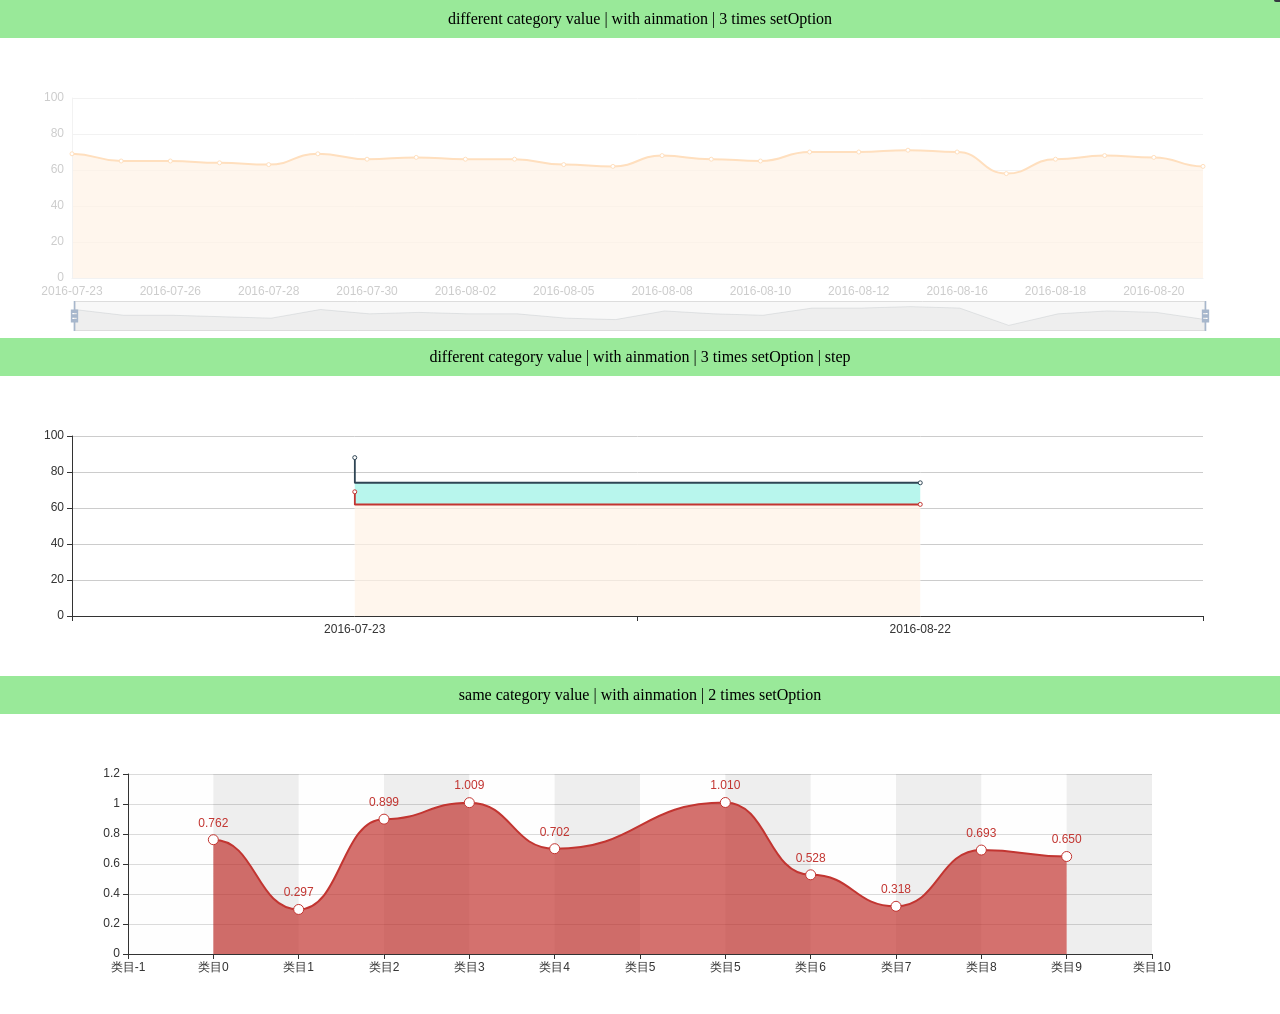
<file: libs/echarts/test/areaLineUpdate.html>
<html>
    <head>
        <meta charset="utf-8">
        <meta name="viewport" content="width=device-width, initial-scale=1" />
        <script src="lib/esl.js"></script>
        <script src="lib/config.js"></script>
        <script src="lib/facePrint.js"></script>
    </head>
    <body>
        <style>
            html, body, .main {
                padding: 0;
                margin: 0;
                width: 100%;
                height: 300px;
            }
            .label {
                background: rgba(00, 200, 00, 0.4);
                padding: 10px;
                text-align: center;
            }
        </style>
        <div class="label">different category value | with ainmation | 3 times setOption</div>
        <div class="main" id="main0"></div>
        <div class="label">different category value | with ainmation | 3 times setOption | step</div>
        <div class="main" id="main1"></div>
        <div class="label">same category value | with ainmation | 2 times setOption</div>
        <div class="main" id="main2"></div>











        <!-- ==================== -->
        <!-- Test Case 1 -->



        <script>
            var option0 = {"tooltip":{"trigger":"axis","enterable":true,"padding":[10],"showDelay":100,"hideDelay":100,"z":0,"axisPointer":{"lineStyle":{"color":"#999"}},"textStyle":{"color":"#333"},"borderColor":"#ececec","borderWidth":1,"backgroundColor":"rgb(255,255,255)","extraCssText":"width: 200px;height: 80px;border-radius: 3px;z-index: 100;"},"grid":{"left":72,"right":77},"xAxis":{"type":"category","boundaryGap":false,"axisLine":{"show":true,"lineStyle":{"color":"#f2f2f2","width":1}},"z":0,"axisTick":false,"splitLine":{"show":false},"axisLabel":{"textStyle":{"color":"#ccc"}},"data":
            ["2016-07-23","2016-07-25","2016-07-26","2016-07-27","2016-07-28","2016-07-29","2016-07-30","2016-08-01","2016-08-02","2016-08-03","2016-08-05","2016-08-06","2016-08-08","2016-08-09","2016-08-10","2016-08-11","2016-08-12","2016-08-15","2016-08-16","2016-08-17","2016-08-18","2016-08-19","2016-08-20","2016-08-22"]
            },"yAxis":{"type":"value","z":0,"min":0,"max":100,"interval":20,"positon":"right","boundaryGap":false,"axisLine":{"show":true,"lineStyle":{"color":"#f2f2f2","width":1}},"axisTick":false,"splitLine":{"lineStyle":{"color":"#f2f2f2"}},"axisLabel":{"textStyle":{"color":"#ccc"}}},"dataZoom":[{"show":false},{"show":true,"z":0,"type":"slider","fillerColor":"rgba(230,230,230,.3)","dataBackground":{"areaStyle":{"color":"rgb(210,210,210)"}}}],"series":[{"type":"line","smooth":true,"symbol":"emptyCircle","itemStyle":{"normal":{"color":"rgb(255, 223, 190)"}},"z":0,"areaStyle":{"normal":{"color":"rgb(255, 242, 230)"}},"showAllSymbol":true,"data":
            ["69","65","65","64","63","69","66","67","66","66","63","62","68","66","65","70","70","71","70","58","66","68","67","62"]
            }]}

            var option1 = {"tooltip":{"trigger":"axis","enterable":true,"padding":[10],"showDelay":100,"hideDelay":100,"z":0,"axisPointer":{"lineStyle":{"color":"#999"}},"textStyle":{"color":"#333"},"borderColor":"#ececec","borderWidth":1,"backgroundColor":"rgb(255,255,255)","extraCssText":"width: 200px;height: 80px;border-radius: 3px;z-index: 100;"},"grid":{"left":72,"right":77},"xAxis":{"type":"category","boundaryGap":false,"axisLine":{"show":true,"lineStyle":{"color":"#f2f2f2","width":1}},"z":0,"axisTick":false,"splitLine":{"show":false},"axisLabel":{"textStyle":{"color":"#ccc"}},"data":
            ["2016-05-24","2016-05-25","2016-05-26","2016-05-27","2016-05-30","2016-06-01","2016-06-02","2016-06-03","2016-06-06","2016-06-13","2016-06-14","2016-06-15","2016-06-16","2016-06-17","2016-06-23","2016-06-24","2016-06-27","2016-06-28","2016-06-29","2016-06-30","2016-07-01","2016-07-04","2016-07-05","2016-07-06","2016-07-07","2016-07-11","2016-07-13","2016-07-14","2016-07-15","2016-07-18","2016-07-20","2016-07-21","2016-07-22","2016-07-23","2016-07-25","2016-07-26","2016-07-27","2016-07-28","2016-07-29","2016-07-30","2016-08-01","2016-08-02","2016-08-03","2016-08-05","2016-08-06","2016-08-08","2016-08-09","2016-08-10","2016-08-11","2016-08-12","2016-08-15","2016-08-16","2016-08-17","2016-08-18","2016-08-19","2016-08-20","2016-08-22"]
            },"yAxis":{"type":"value","z":0,"min":0,"max":100,"interval":20,"positon":"right","boundaryGap":false,"axisLine":{"show":true,"lineStyle":{"color":"#f2f2f2","width":1}},"axisTick":false,"splitLine":{"lineStyle":{"color":"#f2f2f2"}},"axisLabel":{"textStyle":{"color":"#ccc"}}},"dataZoom":[{"show":false},{"show":true,"z":0,"type":"slider","fillerColor":"rgba(230,230,230,.3)","dataBackground":{"areaStyle":{"color":"rgb(210,210,210)"}}}],"series":[{"type":"line","smooth":true,"symbol":"emptyCircle","itemStyle":{"normal":{"color":"rgb(255, 223, 190)"}},"z":0,"areaStyle":{"normal":{"color":"rgb(255, 242, 230)"}},"showAllSymbol":true,"data":
            ["66","66","61","59","59","57","61","63","61","65","65","65","66","70","60","62","66","66","66","70","64","66","68","69","71","67","69","71","68","69","68","69","67","69","65","65","64","63","69","66","67","66","66","63","62","68","66","65","70","70","71","70","58","66","68","67","62"]
            }]}

            var option2 = {"tooltip":{"trigger":"axis","enterable":true,"padding":[10],"showDelay":100,"hideDelay":100,"z":0,"axisPointer":{"lineStyle":{"color":"#999"}},"textStyle":{"color":"#333"},"borderColor":"#ececec","borderWidth":1,"backgroundColor":"rgb(255,255,255)","extraCssText":"width: 200px;height: 80px;border-radius: 3px;z-index: 100;"},"grid":{"left":72,"right":77},"xAxis":{"type":"category","boundaryGap":false,"axisLine":{"show":true,"lineStyle":{"color":"#f2f2f2","width":1}},"z":0,"axisTick":false,"splitLine":{"show":false},"axisLabel":{"textStyle":{"color":"#ccc"}},"data":
            ["2016-02-24","2016-02-25","2016-02-26","2016-02-29","2016-03-01","2016-03-02","2016-03-03","2016-03-04","2016-03-07","2016-03-08","2016-03-09","2016-03-10","2016-03-11","2016-03-15","2016-03-16","2016-03-17","2016-03-18","2016-03-21","2016-03-22","2016-03-23","2016-03-24","2016-03-25","2016-03-28","2016-03-29","2016-03-30","2016-03-31","2016-04-01","2016-04-06","2016-04-07","2016-04-08","2016-04-11","2016-04-12","2016-04-13","2016-04-14","2016-04-18","2016-04-20","2016-04-21","2016-04-22","2016-04-26","2016-04-27","2016-04-28","2016-05-05","2016-05-06","2016-05-09","2016-05-10","2016-05-12","2016-05-13","2016-05-16","2016-05-17","2016-05-19","2016-05-20","2016-05-24","2016-05-25","2016-05-26","2016-05-27","2016-05-30","2016-06-01","2016-06-02","2016-06-03","2016-06-06","2016-06-13","2016-06-14","2016-06-15","2016-06-16","2016-06-17","2016-06-23","2016-06-24","2016-06-27","2016-06-28","2016-06-29","2016-06-30","2016-07-01","2016-07-04","2016-07-05","2016-07-06","2016-07-07","2016-07-11","2016-07-13","2016-07-14","2016-07-15","2016-07-18","2016-07-20","2016-07-21","2016-07-22","2016-07-23","2016-07-25","2016-07-26","2016-07-27","2016-07-28","2016-07-29","2016-07-30","2016-08-01","2016-08-02","2016-08-03","2016-08-05","2016-08-06","2016-08-08","2016-08-09","2016-08-10","2016-08-11","2016-08-12","2016-08-15","2016-08-16","2016-08-17","2016-08-18","2016-08-19","2016-08-20","2016-08-22"]
            },"yAxis":{"type":"value","z":0,"min":0,"max":100,"interval":20,"positon":"right","boundaryGap":false,"axisLine":{"show":true,"lineStyle":{"color":"#f2f2f2","width":1}},"axisTick":false,"splitLine":{"lineStyle":{"color":"#f2f2f2"}},"axisLabel":{"textStyle":{"color":"#ccc"}}},"dataZoom":[{"show":false},{"show":true,"z":0,"type":"slider","fillerColor":"rgba(230,230,230,.3)","dataBackground":{"areaStyle":{"color":"rgb(210,210,210)"}}}],"series":[{"type":"line","smooth":true,"symbol":"emptyCircle","itemStyle":{"normal":{"color":"rgb(255, 223, 190)"}},"z":0,"areaStyle":{"normal":{"color":"rgb(255, 242, 230)"}},"showAllSymbol":true,"data":
            ["61","57","62","65","65","67","65","68","68","65","67","69","66","67","66","70","67","72","73","73","71","69","72","73","72","74","77","75","74","74","68","70","69","70","70","72","74","71","71","70","72","74","76","72","76","73","67","60","59","64","64","66","66","61","59","59","57","61","63","61","65","65","65","66","70","60","62","66","66","66","70","64","66","68","69","71","67","69","71","68","69","68","69","67","69","65","65","64","63","69","66","67","66","66","63","62","68","66","65","70","70","71","70","58","66","68","67","62"]
            }]}

            require([
                'echarts'
                // 'echarts/chart/line',
                // 'echarts/component/legend',
                // 'echarts/component/grid',
                // 'echarts/component/tooltip',
                // 'echarts/component/dataZoom'
            ], function (echarts) {

                var main = document.getElementById('main0');
                if (!main) {
                    return;
                }
                var chart = echarts.init(main);

                chart.setOption(option0);

                setTimeout(() => {
                    chart.setOption(option1);

                    setTimeout(() => {
                        chart.setOption(option2);
                    }, 2000)

                }, 2000)
            })

        </script>
















        <!-- ==================== -->
        <!-- Test Case 2 -->





        <script>

            require([
                'echarts'
                // 'echarts/chart/line',
                // 'echarts/component/legend',
                // 'echarts/component/grid',
                // 'echarts/component/tooltip',
                // 'echarts/component/dataZoom'
            ], function (echarts) {

                var main = document.getElementById('main1');
                if (!main) {
                    return;
                }
                var chart = echarts.init(main);

                var option = {
                    "grid": {
                        "left": 72,
                        "right": 77
                    },
                    "xAxis": {
                        "type": "category",
                        "data": ["2016-07-23","2016-08-22"]
                    },
                    "yAxis": {
                        "type": "value"
                    },
                    "series": [
                        {
                            "type": "line",
                            // step: true,
                            "areaStyle": {
                                "normal": {
                                    "color": "rgb(255, 242, 230)"
                                }
                            },
                            step: true,
                            stack: 'a',
                            "showAllSymbol": true,
                            "data": ["69","62"]
                        },
                        {
                            "type": "line",
                            step: true,
                            "areaStyle": {
                                "normal": {
                                    "color": "rgb(155, 242, 230)"
                                }
                            },
                            stack: 'a',
                            "showAllSymbol": true,
                            "data": ["19","12"]
                        }
                    ]
                };

                var option1 = {
                    xAxis: {data: ["2016-05-24","2016-07-23","2016-08-22"]},
                    series: [{
                        data: ["66","67","62"]
                    }, {
                        data: ["26","27","22"]
                    }]
                };

                var option2 = {
                    xAxis: {data: ["2016-02-24","2016-05-24","2016-07-23","2016-08-22"]},
                    series: [
                        {data: ["61","57","62","65"]},
                        {data: ["31","37","32","35"]}
                    ]
                };


                chart.setOption(option);

                setTimeout(function () {
                    chart.setOption(option1);

                    setTimeout(function () {
                        chart.setOption(option2);
                    }, 2000)

                }, 2000)

            });


</script>
















        <!-- ==================== -->
        <!-- Test Case 3 -->




        <script>

            require([
                'echarts'
                // 'echarts/chart/line',
                // 'echarts/component/grid',
                // 'echarts/component/tooltip'
            ], function (echarts) {

                var main = document.getElementById('main2');
                if (!main) {
                    return;
                }
                var chart = echarts.init(main);

                var xAxisData = [];
                var data1 = [];
                var data2 = [];
                var data3 = [];
                var data4 = [];

                xAxisData.push('类目' + -1);
                data1.push('-');
                data2.push('-');
                data3.push('-');
                data4.push('-');

                for (var i = 0; i < 5; i++) {
                    xAxisData.push('类目' + i);
                    data1.push((-Math.random() - 0.2).toFixed(3));
                    data2.push((Math.random() + 0.3).toFixed(3));
                    data3.push((Math.random() + 0.2).toFixed(3));
                    data4.push((Math.random() + 0.2).toFixed(3));
                }

                xAxisData.push('类目' + i);
                data1.push('-');
                data2.push('-');
                data3.push('-');
                data4.push('-');

                for (; i < 10; i++) {
                    xAxisData.push('类目' + i);
                    data1.push((-Math.random() - 0.2).toFixed(3));
                    data2.push((Math.random() + 0.3).toFixed(3));
                    data3.push((Math.random() + 0.2).toFixed(3));
                    data4.push((Math.random() + 0.2).toFixed(3));
                }
                xAxisData.push('类目' + i);
                data1.push('-');
                data2.push('-');
                data3.push('-');
                data4.push('-');

                var itemStyle = {
                    normal: {
                        // borderColor: 'white',
                        // borderWidth: 3,
                        // shadowBlur: 10,
                        // shadowOffsetX: 0,
                        // shadowOffsetY: 5,
                        // shadowColor: 'rgba(0, 0, 0, 0.4)',
                        lineStyle: {
                            width: 2
                            // shadowBlur: 10,
                            // shadowOffsetX: 0,
                            // shadowOffsetY: 5,
                            // shadowColor: 'rgba(0, 0, 0, 0.4)'
                        },
                        areaStyle: {
                        }
                    }
                };

                chart.setOption({
                    legend: {
                        data: ['line', 'line2', 'line3']
                    },
                    tooltip: {
                        trigger: 'axis',
                        position: function (point) {
                            return [point[0], '10%'];
                        },
                        axisPointer: {
                            type: 'line'
                        }
                    },
                    xAxis: {
                        // data: ['类目1', '类目2', '类目3', '类目4', '类目5',]
                        data: xAxisData,
                        boundaryGap: false,
                        // inverse: true,
                        splitArea: {
                            show: true
                        }
                    },
                    yAxis: {
                    },
                    series: [{
                        id: 'aaa',
                        name: 'line33333',
                        type: 'line',
                        stack: 'all',
                        symbolSize: 10,
                        data: data3,
                        itemStyle: itemStyle,
                        label: {
                            normal: {
                                show: true
                            }
                        },
                        connectNulls: true,
                        smooth: true
                    }]
                });

                setTimeout(function () {
                    chart.setOption({
                        series: [
                            {
                                id: 'aaa',
                                name: 'xxxxxxxxxxxxxxxx',
                                data: data4,
                            }
                        ]
                    });
                }, 1000);

            })

        </script>













    </body>
</html>
</file>
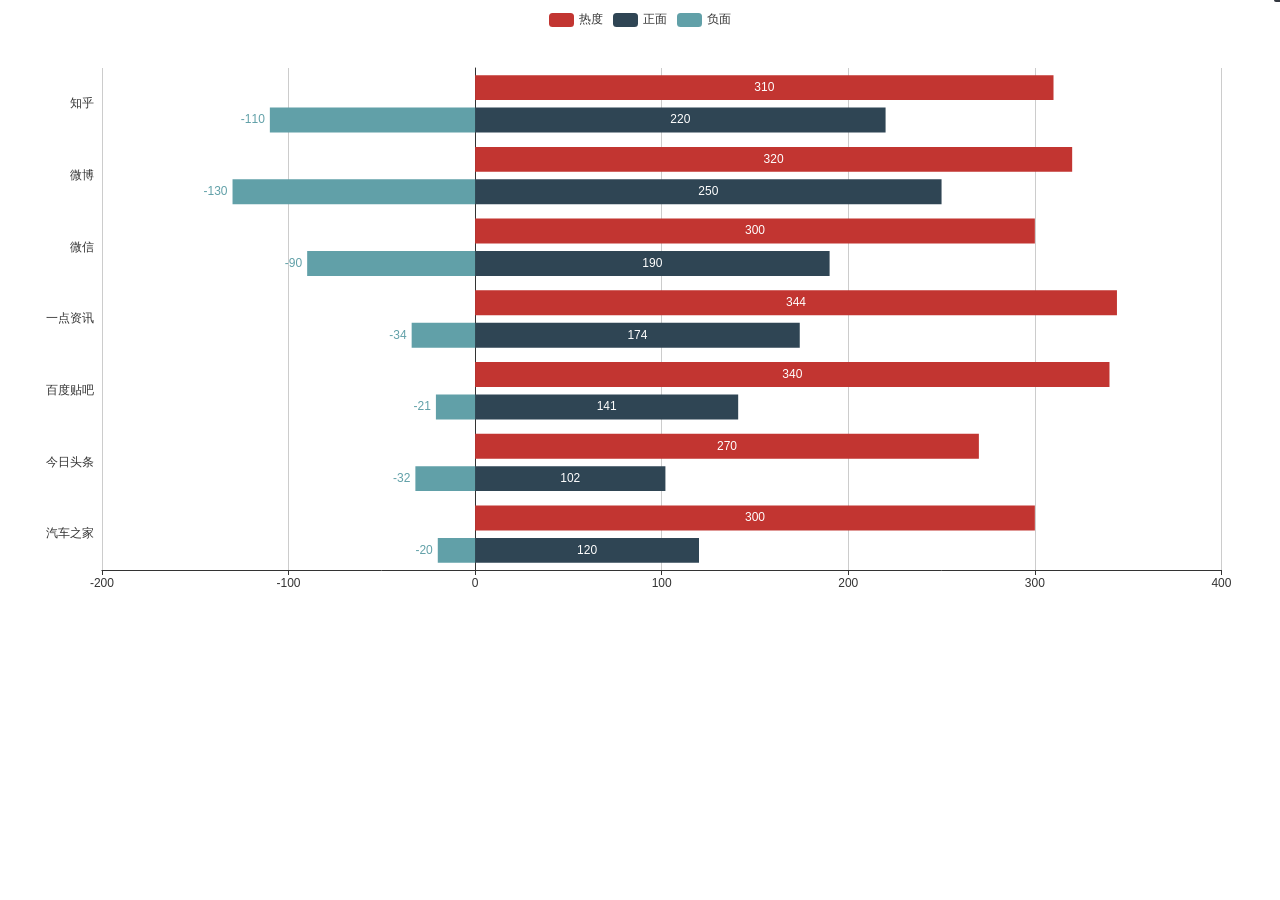
<file: libs/echarts/test/aria-line-bar.html>
<html>
    <head>
        <meta charset="utf-8">
        <script src="lib/esl.js"></script>
        <script src="lib/config.js"></script>
        <script src="lib/jquery.min.js"></script>
        <script src="lib/facePrint.js"></script>
        <script src="lib/testHelper.js"></script>
        <meta name="viewport" content="width=device-width, initial-scale=1" />
    </head>
    <body>
        <style>
            h1 {
                line-height: 60px;
                height: 60px;
                background: #146402;
                text-align: center;
                font-weight: bold;
                color: #eee;
                font-size: 14px;
            }
            .chart {
                height: 600px;
            }
        </style>

        <div id="main" class="chart"></div>
        <script>

        require(
            (testHelper.hasURLParam('en')
                ? [
                    'echarts',
                    // 'echarts/lang/en',
                ]
                : [
                    'echarts'
                ]
            ).concat(
                [
                    // 'echarts/chart/bar',
                    // 'echarts/chart/line',
                    // 'echarts/component/legend',
                    // 'echarts/component/graphic',
                    // 'echarts/component/grid',
                    // 'echarts/component/tooltip',
                    // 'echarts/component/brush',
                    // 'echarts/component/toolbox',
                    // 'echarts/component/title',
                    // 'zrender/vml/vml'
                ]
            ),
            function (echarts) {

                var chart = echarts.init(document.getElementById('main'));

                chart.setOption({
                    aria: {
                        show: true,
                        series: {
                            multiple: {
                                prefix: '{seriesCount}个图表系列组成了该图表。'
                            }
                        }
                    },
                    tooltip : {
                        trigger: 'axis',
                        axisPointer : {            // 坐标轴指示器，坐标轴触发有效
                            type : 'shadow'        // 默认为直线，可选为：'line' | 'shadow'
                        }
                    },
                    legend: {
                        data:['热度', '正面', '负面']
                    },
                    grid: {
                        left: '3%',
                        right: '4%',
                        bottom: '3%',
                        containLabel: true
                    },
                    xAxis : [
                        {
                            type : 'value'
                        }
                    ],
                    yAxis : [
                        {
                            type : 'category',
                            axisTick : {show: false},
                            data : ['汽车之家','今日头条','百度贴吧','一点资讯','微信','微博','知乎']
                        }
                    ],
                    series : [
                        {
                            name:'热度',
                            type:'bar',
                            label: {
                                normal: {
                                    show: true,
                                    position: 'inside'
                                }
                            },
                            data:[300, 270, 340, 344, 300, 320, 310]
                        },
                        {
                            name:'正面',
                            type:'bar',
                            stack: '总量',
                            label: {
                                normal: {
                                    show: true
                                }
                            },
                            data:[120, 102, 141, 174, 190, 250, 220]
                        },
                        {
                            name:'负面',
                            type:'bar',
                            stack: '总量',
                            label: {
                                normal: {
                                    show: true,
                                    position: 'left'
                                }
                            },
                            data:[-20, -32, -21, -34, -90, -130, -110]
                        }
                    ]
                });

                window.onresize = chart.resize;
            }
        );
        </script>
    </body>
</html>
</file>
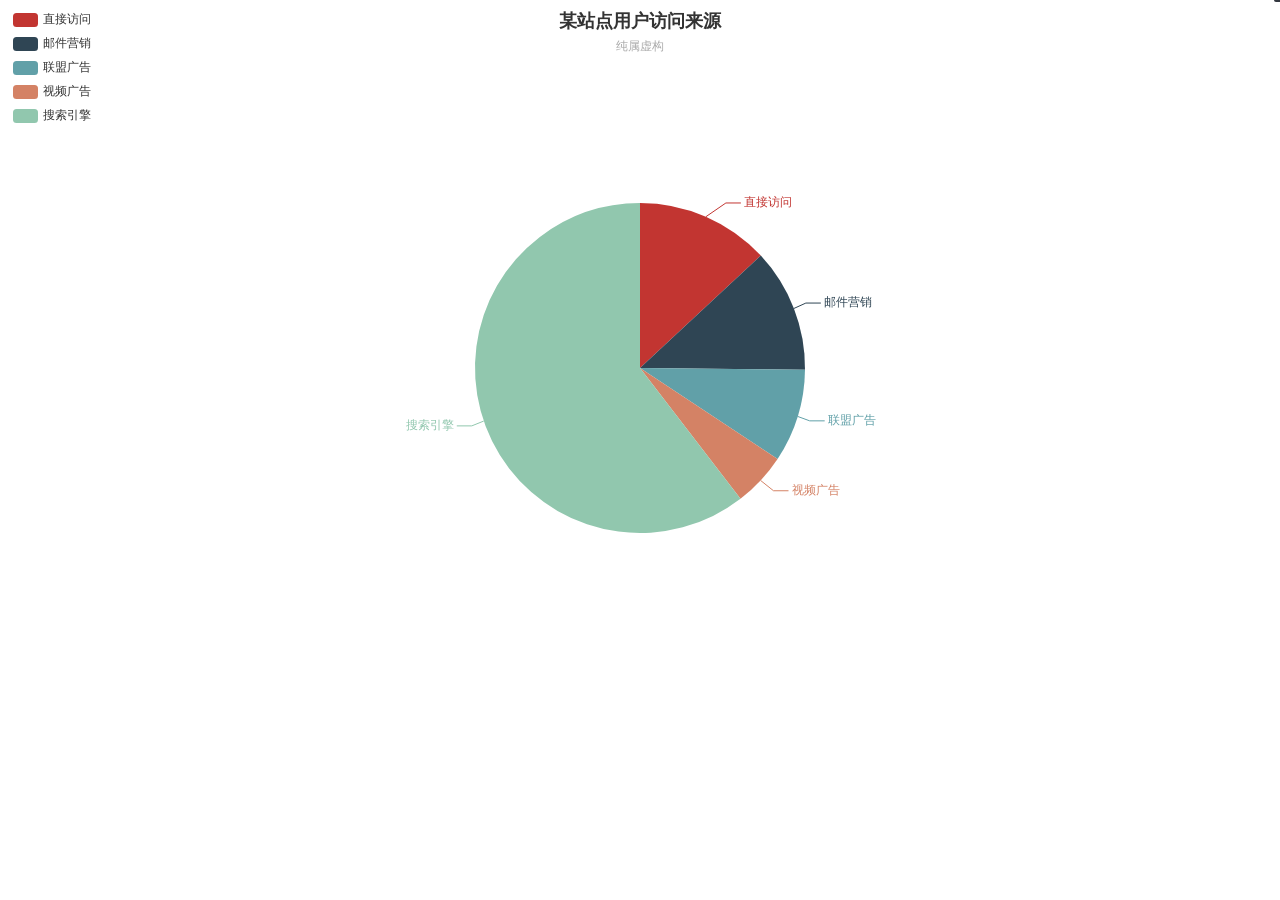
<file: libs/echarts/test/aria-pie.html>
<html>
    <head>
        <meta charset="utf-8">
        <script src="lib/esl.js"></script>
        <script src="lib/config.js"></script>
        <script src="lib/jquery.min.js"></script>
        <script src="lib/facePrint.js"></script>
        <script src="lib/testHelper.js"></script>
        <meta name="viewport" content="width=device-width, initial-scale=1" />
    </head>
    <body>
        <style>
            h1 {
                line-height: 60px;
                height: 60px;
                background: #146402;
                text-align: center;
                font-weight: bold;
                color: #eee;
                font-size: 14px;
            }
            .chart {
                height: 600px;
            }
        </style>

        <div id="main" class="chart"></div>
        <script>

        require(
            (testHelper.hasURLParam('en')
                ? [
                    'echarts',
                    // 'echarts/lang/en',
                ]
                : [
                    'echarts'
                ]
            ).concat(
                [
                    // 'echarts/chart/bar',
                    // 'echarts/chart/line',
                    // 'echarts/component/legend',
                    // 'echarts/component/graphic',
                    // 'echarts/component/grid',
                    // 'echarts/component/tooltip',
                    // 'echarts/component/brush',
                    // 'echarts/component/toolbox',
                    // 'echarts/component/title',
                    // 'zrender/vml/vml'
                ]
            ),
            function (echarts) {

                var chart = echarts.init(document.getElementById('main'));

                chart.setOption({
                    aria: {
                        show: true
                    },
                    title : {
                        text: '某站点用户访问来源',
                        subtext: '纯属虚构',
                        x:'center'
                    },
                    tooltip : {
                        trigger: 'item',
                        formatter: "{a} <br/>{b} : {c} ({d}%)"
                    },
                    legend: {
                        orient: 'vertical',
                        left: 'left',
                        data: ['直接访问','邮件营销','联盟广告','视频广告','搜索引擎']
                    },
                    series : [
                        {
                            name: '访问来源',
                            type: 'pie',
                            radius : '55%',
                            center: ['50%', '60%'],
                            data:[
                                {value:335, name:'直接访问'},
                                {value:310, name:'邮件营销'},
                                {value:234, name:'联盟广告'},
                                {value:135, name:'视频广告'},
                                {value:1548, name:'搜索引擎'}
                            ],
                            itemStyle: {
                                emphasis: {
                                    shadowBlur: 10,
                                    shadowOffsetX: 0,
                                    shadowColor: 'rgba(0, 0, 0, 0.5)'
                                }
                            }
                        }
                    ]
                });

                window.onresize = chart.resize;
            }
        );
        </script>
    </body>
</html>
</file>
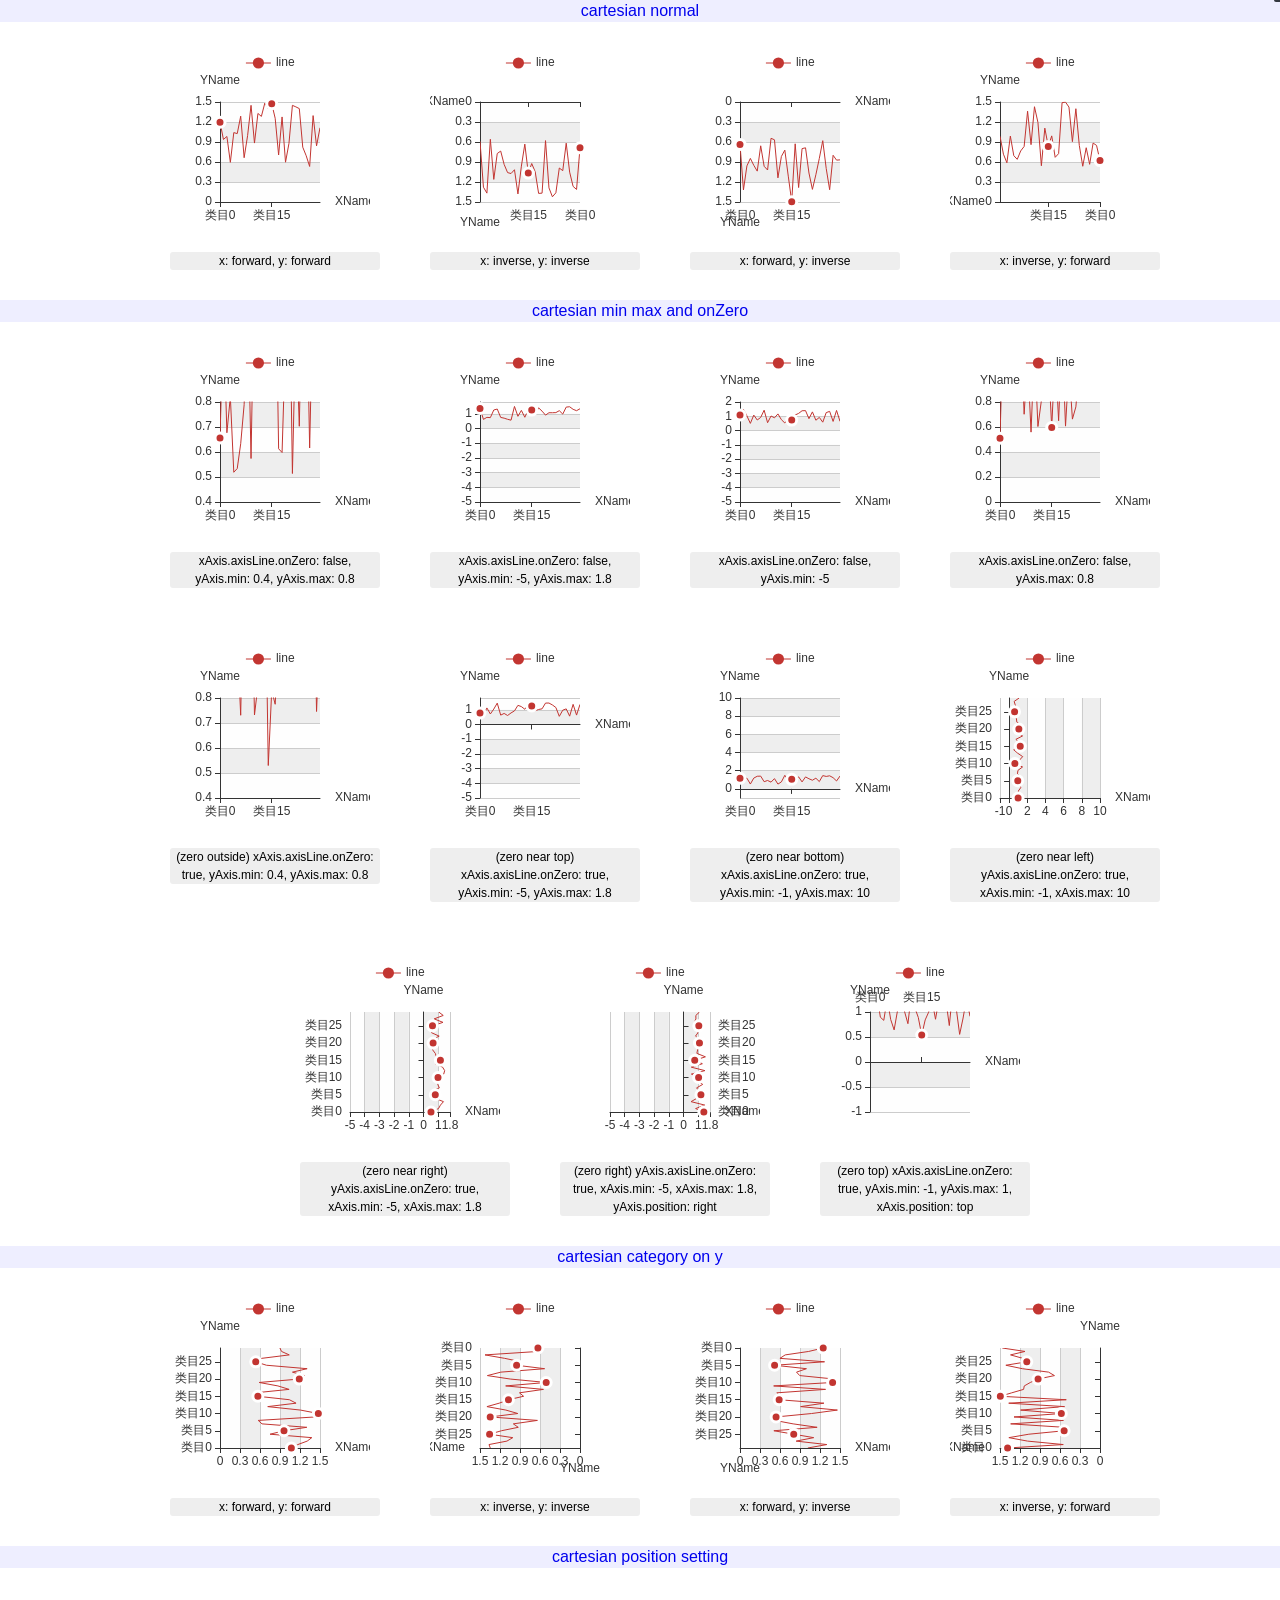
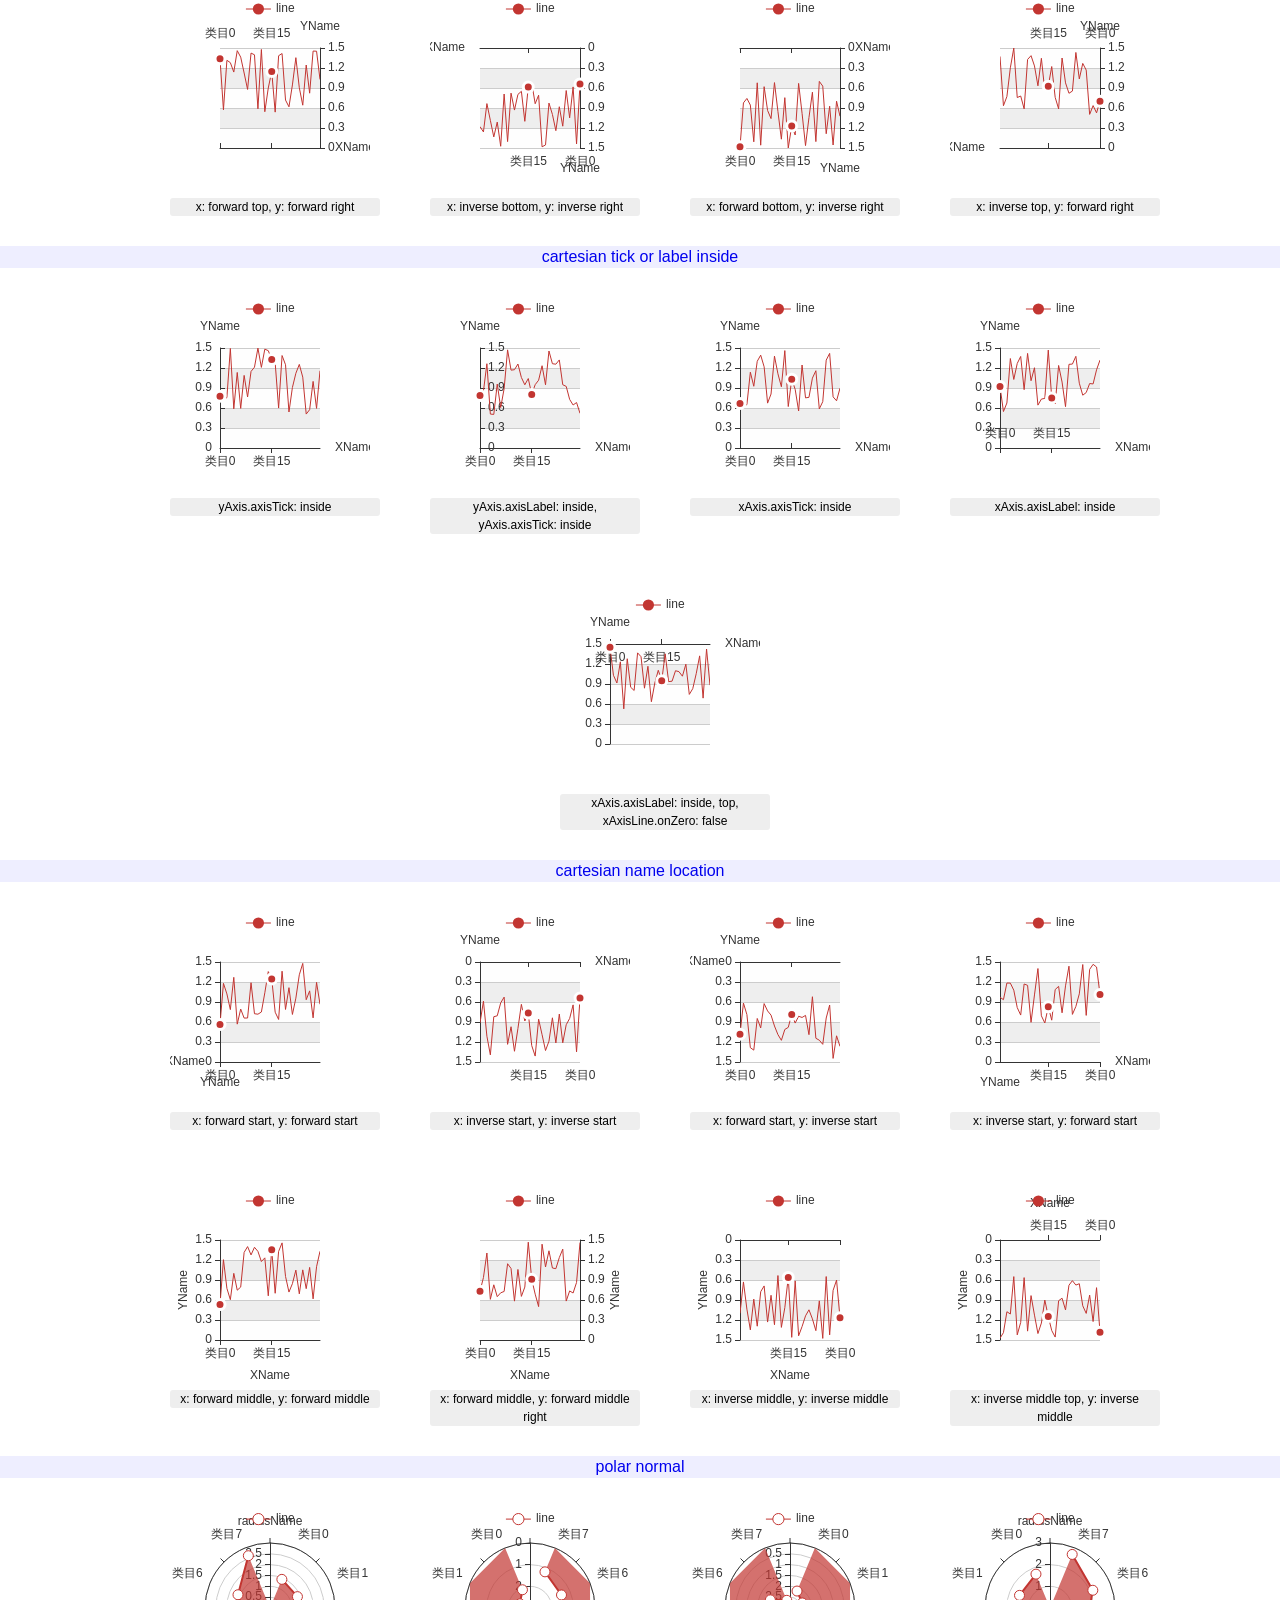
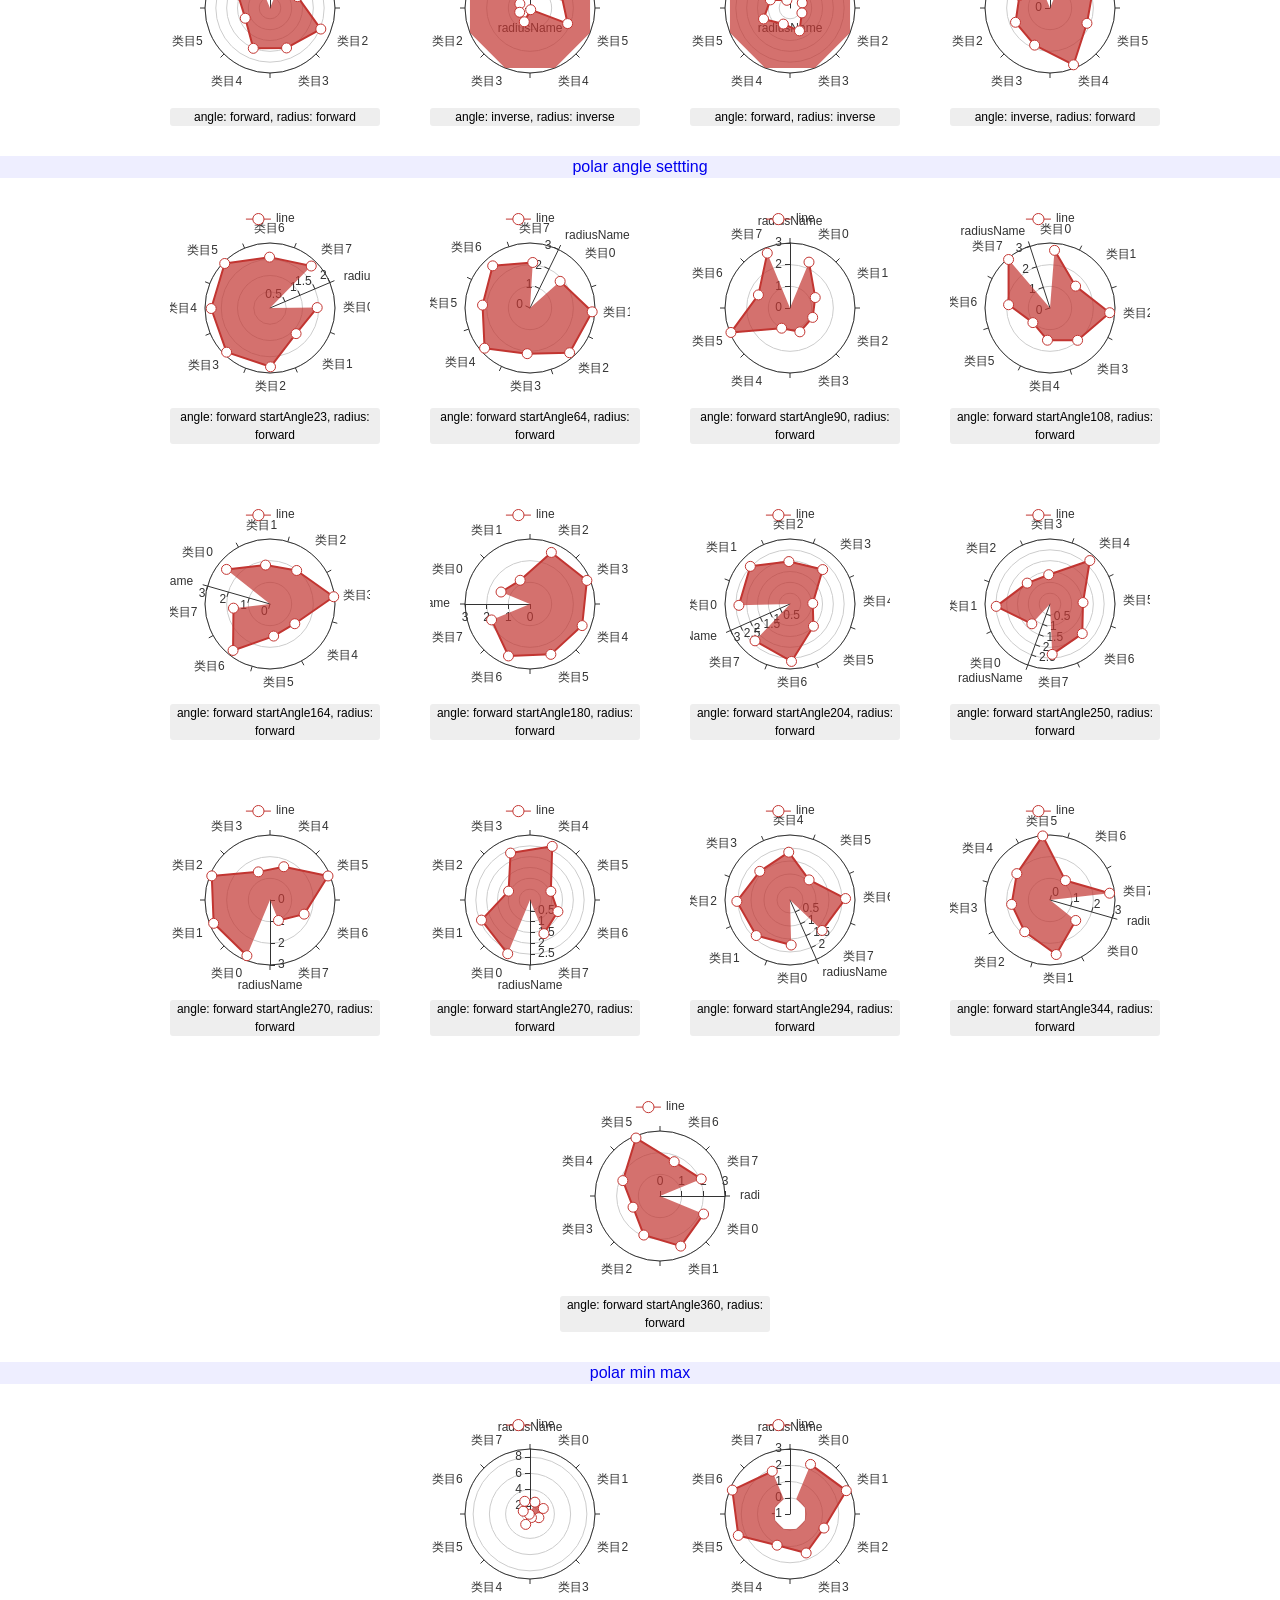
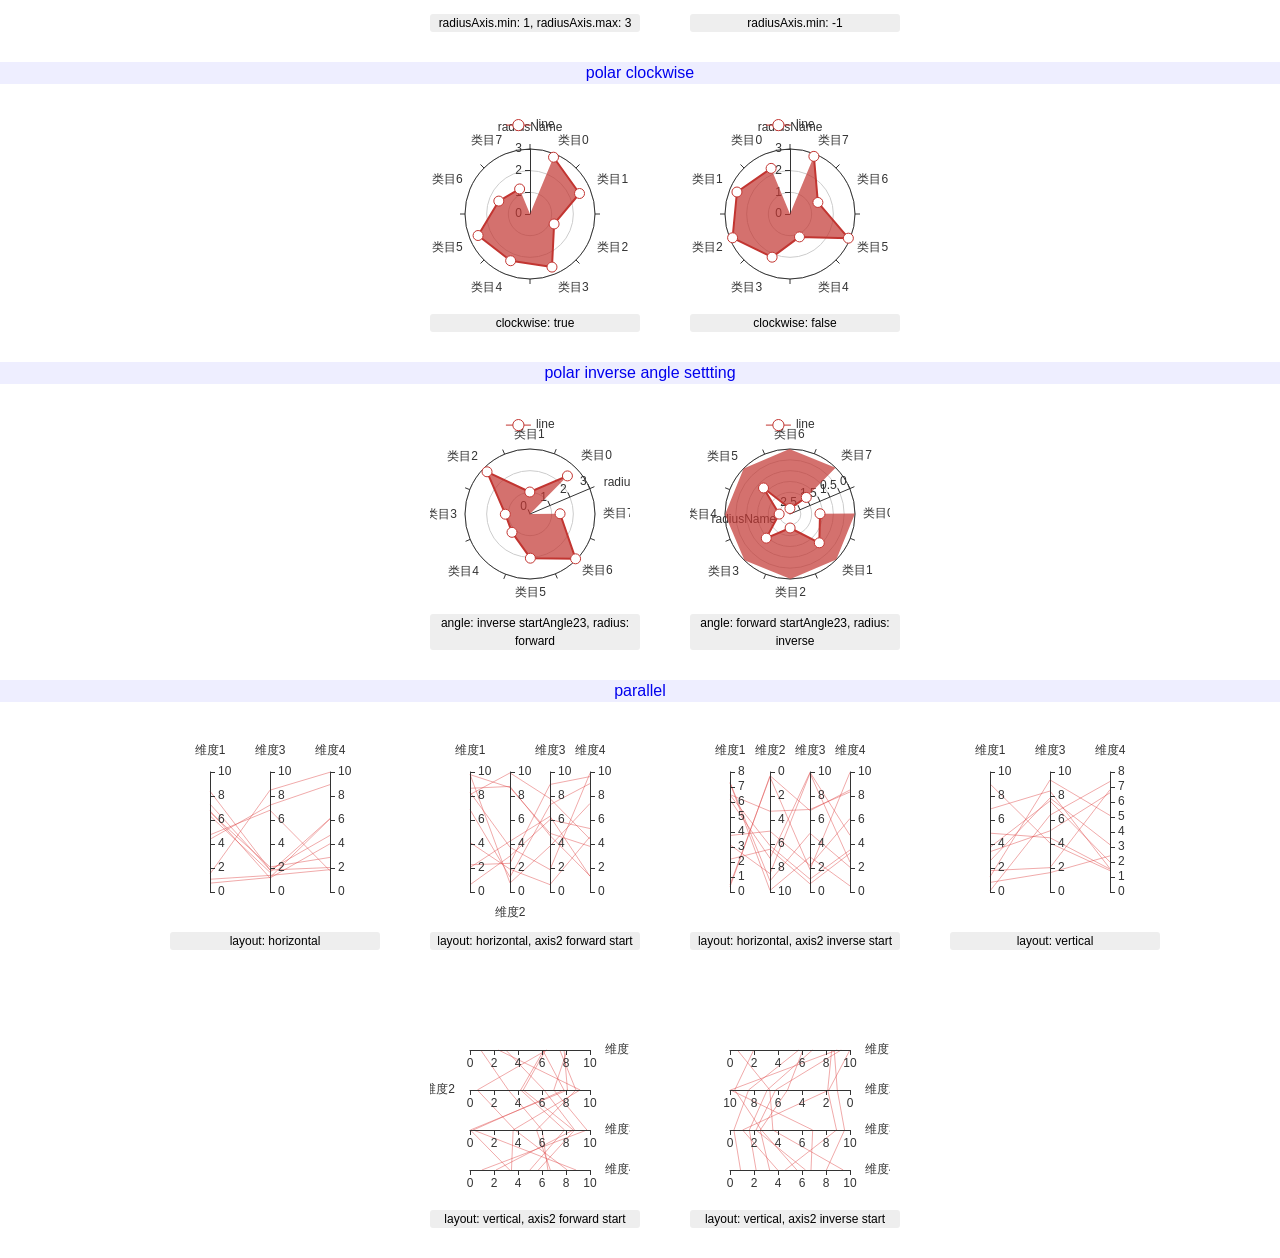
<file: libs/echarts/test/axes.html>
<html>
    <head>
        <meta charset="utf-8">
        <script src="lib/esl.js"></script>
        <script src="lib/config.js"></script>
        <link rel="stylesheet" href="lib/reset.css">
    </head>
    <body>
        <style>
            #main {
                position: relative;
                min-width: 1080px; /* 4 columns */
                text-align: center;
            }
            .title {
                display: block;
                cursor: pointer;
                text-decoration: none;
                clear: both;
                text-align: center;
                margin: 0;
                background: #eef;
                line-height: 22px;
            }
            .block {
                display: inline-block;
                *display: inline;
                *zoom: 1;
                vertical-align: top;
                margin: 30px 0 30px 50px;
            }
            .block .ec {
                width: 200px;
                height: 200px;
            }
            .block label {
                width: 200px;
                display: block;
                text-align: center;
                background: #eee;
                border-radius: 3px;
                font-size: 12px;
                line-height: 18px;
                padding: 0 5px;
            }
        </style>

        <div id="main"></div>

        <script>

            var echarts;
            var zrUtil;


            require([
                'echarts'
                // 'zrender/core/util',
                // 'echarts/chart/line',
                // 'echarts/chart/bar',
                // 'echarts/chart/parallel',
                // 'echarts/component/legend',
                // 'echarts/component/grid',
                // 'echarts/component/polar',
                // 'echarts/component/parallel',
                // 'echarts/component/tooltip'
            ], function (ec) {
                echarts = ec;
                zrUtil = ec.util;



                var makeCartesian = zrUtil.curry(makeChart, defaultCartesianOption);
                var makeCategoryOnY = zrUtil.curry(makeChart, categoryOnYOption);
                var makePolar = zrUtil.curry(makeChart, defaultPolarOption);


                console.profile('render');
                renderTitle('cartesian normal');

                // inverse
                makeCartesian('x: forward, y: forward', {
                    xAxis: {},
                    yAxis: {}
                });
                makeCartesian('x: inverse, y: inverse', {
                    xAxis: {inverse: true},
                    yAxis: {inverse: true}
                });
                makeCartesian('x: forward, y: inverse', {
                    xAxis: {},
                    yAxis: {inverse: true}
                });
                makeCartesian('x: inverse, y: forward', {
                    xAxis: {inverse: true},
                    yAxis: {}
                });


                renderTitle('cartesian min max and onZero');

                makeCartesian('xAxis.axisLine.onZero: false, yAxis.min: 0.4, yAxis.max: 0.8', {
                    xAxis: {axisLine: {onZero: false}},
                    yAxis: {min: 0.4, max: 0.8}
                });

                makeCartesian('xAxis.axisLine.onZero: false, yAxis.min: -5, yAxis.max: 1.8', {
                    xAxis: {axisLine: {onZero: false}},
                    yAxis: {min: -5, max: 1.8}
                });

                makeCartesian('xAxis.axisLine.onZero: false, yAxis.min: -5', {
                    xAxis: {axisLine: {onZero: false}},
                    yAxis: {min: -5}
                });

                makeCartesian('xAxis.axisLine.onZero: false, yAxis.max: 0.8', {
                    xAxis: {axisLine: {onZero: false}},
                    yAxis: {max: 0.8}
                });

                makeCartesian('(zero outside) xAxis.axisLine.onZero: true, yAxis.min: 0.4, yAxis.max: 0.8', {
                    xAxis: {axisLine: {onZero: true}},
                    yAxis: {min: 0.4, max: 0.8}
                });

                makeCartesian('(zero near top) xAxis.axisLine.onZero: true, yAxis.min: -5, yAxis.max: 1.8', {
                    xAxis: {axisLine: {onZero: true}},
                    yAxis: {min: -5, max: 1.8}
                });

                makeCartesian('(zero near bottom) xAxis.axisLine.onZero: true, yAxis.min: -1, yAxis.max: 10', {
                    xAxis: {axisLine: {onZero: true}},
                    yAxis: {min: -1, max: 10}
                });

                makeCategoryOnY('(zero near left) yAxis.axisLine.onZero: true, xAxis.min: -1, xAxis.max: 10', {
                    xAxis: {min: -1, max: 10},
                    yAxis: {axisLine: {onZero: true}},
                });

                makeCategoryOnY('(zero near right) yAxis.axisLine.onZero: true, xAxis.min: -5, xAxis.max: 1.8', {
                    xAxis: {min: -5, max: 1.8},
                    yAxis: {axisLine: {onZero: true}},
                });

                makeCategoryOnY('(zero right) yAxis.axisLine.onZero: true, xAxis.min: -5, xAxis.max: 1.8, yAxis.position: right', {
                    xAxis: {min: -5, max: 1.8},
                    yAxis: {axisLine: {onZero: true}, position: 'right'},
                });

                makeCartesian('(zero top) xAxis.axisLine.onZero: true, yAxis.min: -1, yAxis.max: 1, xAxis.position: top', {
                    xAxis: {axisLine: {onZero: true}, position: 'top'},
                    yAxis: {min: -1, max: 1}
                });


                renderTitle('cartesian category on y');

                makeCategoryOnY('x: forward, y: forward', {
                    xAxis: {},
                    yAxis: {}
                });
                makeCategoryOnY('x: inverse, y: inverse', {
                    xAxis: {inverse: true},
                    yAxis: {inverse: true}
                });
                makeCategoryOnY('x: forward, y: inverse', {
                    xAxis: {},
                    yAxis: {inverse: true}
                });
                makeCategoryOnY('x: inverse, y: forward', {
                    xAxis: {inverse: true},
                    yAxis: {}
                });


                renderTitle('cartesian position setting');

                // position
                makeCartesian('x: forward top, y: forward right', {
                    xAxis: {position: 'top'},
                    yAxis: {position: 'right'}
                });
                makeCartesian('x: inverse bottom, y: inverse right', {
                    xAxis: {inverse: true, position: 'bottom'},
                    yAxis: {inverse: true, position: 'right'}
                });
                makeCartesian('x: forward bottom, y: inverse right', {
                    xAxis: {position: 'bottom'},
                    yAxis: {inverse: true, position: 'right'}
                });
                makeCartesian('x: inverse top, y: forward right', {
                    xAxis: {inverse: true, position: 'top'},
                    yAxis: {position: 'right'}
                });


                renderTitle('cartesian tick or label inside');

                makeCartesian('yAxis.axisTick: inside', {
                    xAxis: {},
                    yAxis: {axisTick: {inside: true}}
                });

                makeCartesian('yAxis.axisLabel: inside, yAxis.axisTick: inside', {
                    xAxis: {},
                    yAxis: {axisLabel: {inside: true}, axisTick: {inside: true}}
                });

                makeCartesian('xAxis.axisTick: inside', {
                    xAxis: {axisTick: {inside: true}},
                    yAxis: {}
                });

                makeCartesian('xAxis.axisLabel: inside', {
                    xAxis: {axisLabel: {inside: true}},
                    yAxis: {}
                });

                makeCartesian('xAxis.axisLabel: inside, top, xAxisLine.onZero: false', {
                    xAxis: {axisLabel: {inside: true}, position: 'top', axisLine: {onZero: false}},
                    yAxis: {}
                });


                renderTitle('cartesian name location');

                // name location
                makeCartesian('x: forward start, y: forward start', {
                    xAxis: {nameLocation: 'start'},
                    yAxis: {nameLocation: 'start'}
                });
                makeCartesian('x: inverse start, y: inverse start', {
                    xAxis: {inverse: true, nameLocation: 'start'},
                    yAxis: {inverse: true, nameLocation: 'start'}
                });
                makeCartesian('x: forward start, y: inverse start', {
                    xAxis: {nameLocation: 'start'},
                    yAxis: {inverse: true, nameLocation: 'start'}
                });
                makeCartesian('x: inverse start, y: forward start', {
                    xAxis: {inverse: true, nameLocation: 'start'},
                    yAxis: {nameLocation: 'start'}
                });
                makeCartesian('x: forward middle, y: forward middle', {
                    xAxis: {nameLocation: 'middle', nameGap: 30},
                    yAxis: {nameLocation: 'middle', nameGap: 30}
                });
                makeCartesian('x: forward middle, y: forward middle right', {
                    xAxis: {nameLocation: 'middle', nameGap: 30},
                    yAxis: {nameLocation: 'middle', nameGap: 30, position: 'right'}
                });
                makeCartesian('x: inverse middle, y: inverse middle', {
                    xAxis: {inverse: true, nameLocation: 'middle', nameGap: 30},
                    yAxis: {inverse: true, nameLocation: 'middle', nameGap: 30}
                });
                makeCartesian('x: inverse middle top, y: inverse middle', {
                    xAxis: {inverse: true, nameLocation: 'middle', nameGap: 30, position: 'top'},
                    yAxis: {inverse: true, nameLocation: 'middle', nameGap: 30}
                });

                renderTitle('polar normal');

                // inverse
                makePolar('angle: forward, radius: forward', {
                    angleAxis: {},
                    radiusAxis: {}
                });
                makePolar('angle: inverse, radius: inverse', {
                    angleAxis: {inverse: true},
                    radiusAxis: {inverse: true}
                });
                makePolar('angle: forward, radius: inverse', {
                    angleAxis: {},
                    radiusAxis: {inverse: true}
                });
                makePolar('angle: inverse, radius: forward', {
                    angleAxis: {inverse: true},
                    radiusAxis: {}
                });

                renderTitle('polar angle settting');

                // startAngle
                makePolar('angle: forward startAngle23, radius: forward', {
                    angleAxis: {startAngle: 23},
                    radiusAxis: {}
                });
                makePolar('angle: forward startAngle64, radius: forward', {
                    angleAxis: {startAngle: 64},
                    radiusAxis: {}
                });
                makePolar('angle: forward startAngle90, radius: forward', {
                    angleAxis: {startAngle: 90},
                    radiusAxis: {}
                });
                makePolar('angle: forward startAngle108, radius: forward', {
                    angleAxis: {startAngle: 108},
                    radiusAxis: {}
                });
                makePolar('angle: forward startAngle164, radius: forward', {
                    angleAxis: {startAngle: 164},
                    radiusAxis: {}
                });
                makePolar('angle: forward startAngle180, radius: forward', {
                    angleAxis: {startAngle: 180},
                    radiusAxis: {}
                });
                makePolar('angle: forward startAngle204, radius: forward', {
                    angleAxis: {startAngle: 204},
                    radiusAxis: {}
                });
                makePolar('angle: forward startAngle250, radius: forward', {
                    angleAxis: {startAngle: 250},
                    radiusAxis: {}
                });
                makePolar('angle: forward startAngle270, radius: forward', {
                    angleAxis: {startAngle: 270},
                    radiusAxis: {}
                });
                makePolar('angle: forward startAngle270, radius: forward', {
                    angleAxis: {startAngle: 270},
                    radiusAxis: {}
                });
                makePolar('angle: forward startAngle294, radius: forward', {
                    angleAxis: {startAngle: 294},
                    radiusAxis: {}
                });
                makePolar('angle: forward startAngle344, radius: forward', {
                    angleAxis: {startAngle: 344},
                    radiusAxis: {}
                });
                makePolar('angle: forward startAngle360, radius: forward', {
                    angleAxis: {startAngle: 360},
                    radiusAxis: {}
                });


                renderTitle('polar min max');

                makePolar('radiusAxis.min: 1, radiusAxis.max: 3', {
                    angleAxis: {},
                    radiusAxis: {min: 1, max: 9}
                });

                makePolar('radiusAxis.min: -1', {
                    angleAxis: {},
                    radiusAxis: {min: -1}
                });


                renderTitle('polar clockwise');

                makePolar('clockwise: true', {
                    angleAxis: {clockwise: true},
                    radiusAxis: {}
                });

                makePolar('clockwise: false', {
                    angleAxis: {clockwise: false},
                    radiusAxis: {}
                });


                renderTitle('polar inverse angle settting');

                // startAngle
                makePolar('angle: inverse startAngle23, radius: forward', {
                    angleAxis: {inverse: true, startAngle: 23},
                    radiusAxis: {}
                });
                makePolar('angle: forward startAngle23, radius: inverse', {
                    angleAxis: {startAngle: 23},
                    radiusAxis: {inverse: true}
                });

                renderTitle('parallel');

                var makeParallel = zrUtil.curry(makeChart, defaultParallelOption);

                makeParallel('layout: horizontal', {
                });
                makeParallel('layout: horizontal, axis2 forward start', {
                    parallelAxis: makeParallelAxisOption({nameLocation: 'start'})
                });
                makeParallel('layout: horizontal, axis2 inverse start', {
                    parallelAxis: makeParallelAxisOption({inverse: true, nameLocation: 'start'})
                });
                makeParallel('layout: vertical', {
                });
                makeParallel('layout: vertical, axis2 forward start', {
                    parallel: {layout: 'vertical'},
                    parallelAxis: makeParallelAxisOption({nameLocation: 'start'})
                });
                makeParallel('layout: vertical, axis2 inverse start', {
                    parallel: {layout: 'vertical'},
                    parallelAxis: makeParallelAxisOption({inverse: true, nameLocation: 'start'})
                });

                console.profileEnd('render');
            });

            function makeParallelAxisOption(secondOpt) {
                return [
                    {dim: 0, name: '维度1'},
                    zrUtil.merge({dim: 1, name: '维度2'}, secondOpt, true),
                    {dim: 2, name: '维度3'},
                    {dim: 3, name: '维度4'}
                ];
            }

            function renderTitle(label) {
                var containerEl = document.getElementById('main');
                var el = document.createElement('a');
                el.className = 'title';
                var html = encodeHTML(label);
                el.innerHTML = html;
                el.href = '#' + html.replace(/\s/g, '_');
                el.name = html.replace(/\s/g, '_');
                containerEl.appendChild(el);
            }


            function makeChart(getOption, label, opt) {
                opt = opt || {};
                var containerEl = document.getElementById('main');
                var el = document.createElement('div');
                el.className = 'block';
                el.innerHTML = '<div class="ec"></div><label>' + encodeHTML(label) + '</label>';
                containerEl.appendChild(el);

                var chart = echarts.init(el.firstChild, null, { });
                chart.setOption(zrUtil.merge(opt, getOption()));
            }

            function defaultCartesianOption() {

                var xAxisData = [];
                var data1 = [];

                for (var i = 0; i < 30; i++) {
                    xAxisData.push('类目' + i);
                    data1.push(+(Math.random() + 0.5).toFixed(3));
                }

                return {
                    legend: {
                        data: ['line', 'line2', 'line3']
                    },
                    tooltip: {
                        trigger: 'axis',
                        axisPointer: {type: 'line'}
                    },
                    grid: {x: 50, y: 50, x2: 50, y2: 50},
                    xAxis: {
                        data: xAxisData,
                        name: 'XName',
                        boundaryGap: false,
                        splitArea: {show: false},
                        splitLine: {show: false}
                    },
                    yAxis: {
                        name: 'YName',
                        splitArea: {show: true}
                    },
                    series: [{
                        name: 'line',
                        type: 'line',
                        stack: 'all',
                        symbol: 'circle',
                        symbolSize: 10,
                        data: data1,
                        itemStyle: {
                            normal: {
                                borderColor: 'white',
                                borderWidth: 3,
                                lineStyle: {width: 1}
                            }
                        }
                    }]
                };
            }

            function categoryOnYOption() {

                var axisData = [];
                var data1 = [];

                for (var i = 0; i < 30; i++) {
                    axisData.push('类目' + i);
                    data1.push(+(Math.random() + 0.5).toFixed(3));
                }

                return {
                    legend: {
                        data: ['line', 'line2', 'line3']
                    },
                    tooltip: {
                        trigger: 'axis',
                        axisPointer: {type: 'line'}
                    },
                    grid: {x: 50, y: 50, x2: 50, y2: 50},
                    yAxis: {
                        data: axisData,
                        type: 'category',
                        name: 'YName',
                        boundaryGap: false,
                        splitArea: {show: false},
                        splitLine: {show: false}
                    },
                    xAxis: {
                        type: 'value',
                        name: 'XName',
                        splitArea: {show: true}
                    },
                    series: [{
                        name: 'line',
                        type: 'line',
                        stack: 'all',
                        symbol: 'circle',
                        symbolSize: 10,
                        data: data1,
                        itemStyle: {
                            normal: {
                                borderColor: 'white',
                                borderWidth: 3,
                                lineStyle: {width: 1}
                            }
                        }
                    }]
                };
            }

            function defaultPolarOption() {

                var xAxisData = [];
                var data1 = [];

                for (var i = 0; i < 8; i++) {
                    xAxisData.push('类目' + i);
                    data1.push((Math.random() * 2 + 1).toFixed(3));
                }

                return {
                    legend: {
                        data: ['line', 'line2', 'line3']
                    },
                    tooltip: {
                        trigger: 'axis',
                        axisPointer: {type: 'shadow'}
                    },
                    polar: {radius: '65%'},
                    angleAxis: {data: xAxisData},
                    radiusAxis: {splitNumber: 4, name: 'radiusName'},
                    series: [{
                        coordinateSystem: 'polar',
                        name: 'line',
                        stack: 'all',
                        type: 'line',
                        symbolSize: 10,
                        itemStyle: {normal: {areaStyle: {}}},
                        data: data1
                    }]
                };
            }

            function defaultParallelOption() {

                var dataBJ = [];
                for (var i = 0; i < 10; i++) {
                    var item = [];
                    for (var j = 0; j < 4; j++) {
                        item.push(Math.random() * 10);
                    }
                    dataBJ.push(item);
                }

                return {
                    color: [
                        '#dd4444', '#fec42c', '#80F1BE'
                    ],
                    parallelAxis: makeParallelAxisOption(),
                    parallel: {
                        left: 40,
                        top: 40,
                        right: 40,
                        bottom: 40,
                        parallelAxisDefault: {
                            type: 'value'
                        }
                    },
                    series: [
                        {
                            name: '北京',
                            type: 'parallel',
                            data: dataBJ
                        }
                    ]
                };
            }

            function encodeHTML(source) {
                return source == null
                    ? ''
                    : String(source)
                        .replace(/&/g, '&amp;')
                        .replace(/</g, '&lt;')
                        .replace(/>/g, '&gt;')
                        .replace(/"/g, '&quot;')
                        .replace(/'/g, '&#39;');
            };

        </script>
    </body>
</html>
</file>
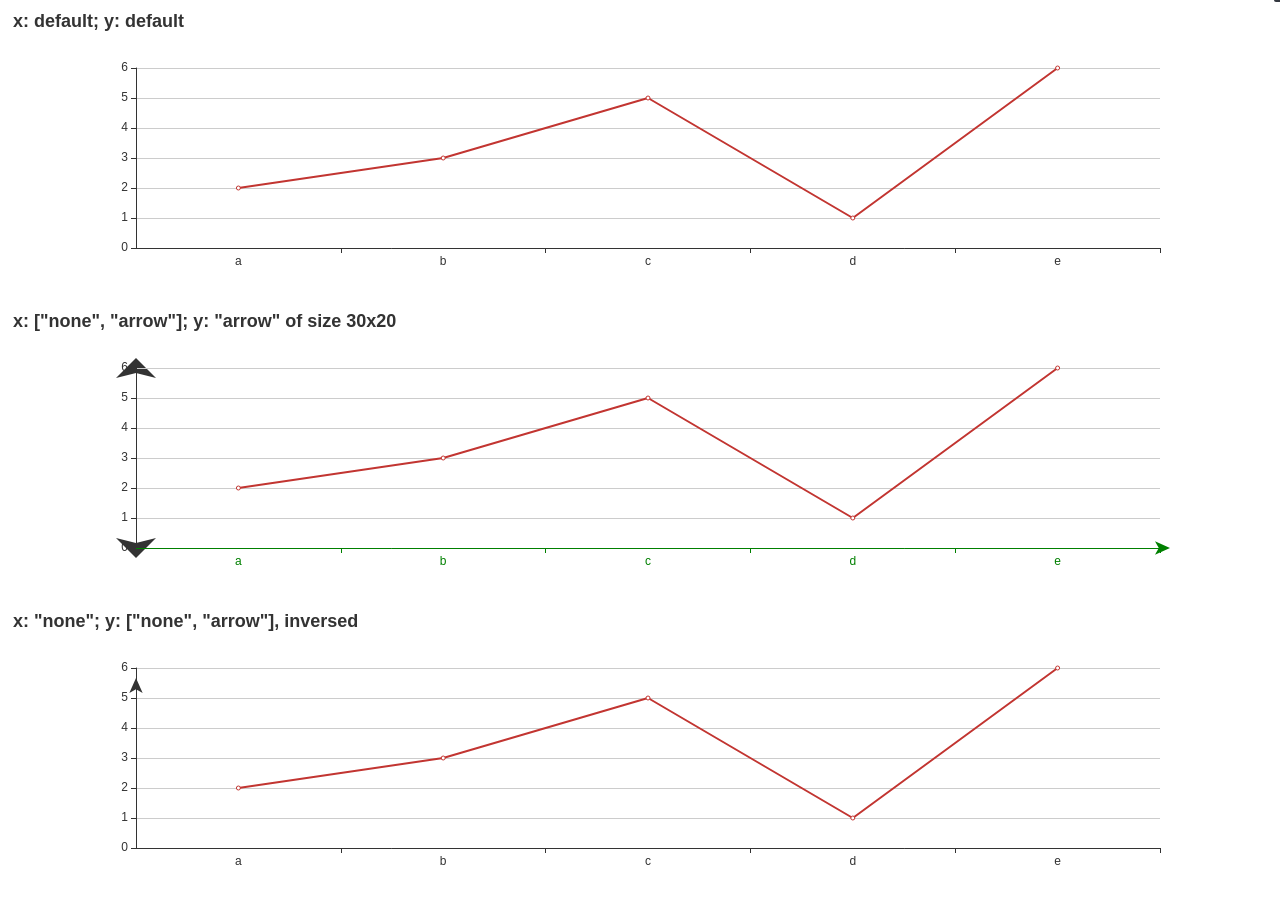
<file: libs/echarts/test/axis-arrow.html>
<html>
    <head>
        <meta charset="utf-8">
        <script src="lib/esl.js"></script>
        <script src="lib/config.js"></script>
        <meta name="viewport" content="width=device-width, initial-scale=1" />
    </head>
    <body>
        <style>
            html, body, #main, .chart {
                width: 100%;
            }

            .chart {
                height: 300px;
            }
        </style>
        <div id="main"></div>
        <script>

            require([
                'echarts'
            ], function (echarts) {

                var options = [{
                    title: {
                        text: 'x: default; y: default'
                    },
                    xAxis: {
                        data: ['a', 'b', 'c', 'd', 'e']
                    },
                    yAxis: {
                    },
                    series: [{
                        type: 'line',
                        data: [2, 3, 5, 1, 6]
                    }]
                }, {
                    title: {
                        text: 'x: ["none", "arrow"]; y: "arrow" of size 30x20'
                    },
                    xAxis: {
                        data: ['a', 'b', 'c', 'd', 'e'],
                        axisLine: {
                            symbol: ['none', 'arrow'],
                            lineStyle: {
                                color: 'green'
                            },
                            symbolOffset: 10
                        }
                    },
                    yAxis: {
                        axisLine: {
                            symbol: 'arrow',
                            symbolSize: [30, 20],
                            symbolOffset: [-10, 10]
                        }
                    },
                    series: [{
                        type: 'line',
                        data: [2, 3, 5, 1, 6]
                    }]
                }, {
                    title: {
                        text: 'x: "none"; y: ["none", "arrow"], inversed'
                    },
                    xAxis: {
                        data: ['a', 'b', 'c', 'd', 'e'],
                        axisLine: {
                            symbol: 'none'
                        }
                    },
                    yAxis: {
                        axisLine: {
                            symbol: ['none', 'arrow'],
                            symbolOffset: [10, -10]
                        },
                        inversed: true
                    },
                    series: [{
                        type: 'line',
                        data: [2, 3, 5, 1, 6]
                    }]
                }];

                var main = document.getElementById('main');
                for (var i = 0; i < options.length; ++i) {
                    var container = document.createElement('div');
                    container.setAttribute('class', 'chart');
                    main.appendChild(container);

                    var chart = echarts.init(container);
                    chart.setOption(options[i]);
                }

            });

        </script>
    </body>
</html>
</file>
<file: libs/echarts/test/lib/caseFrame.css>
.case-frame {
    position: static;
    padding: 0;
    margin: 0;
}
.case-frame .cases-list {
    padding-top: 15px;
    position: absolute;
    left: 0;
    top: 0;
    bottom: 0;
    width: 230px;
    overflow: auto;
    font-size: 13px;
}
.case-frame .cases-list ul {
    padding-left: 32px;
    margin-top: 130px;
    list-style-type: decimal;
}
.case-frame .info-panel {
    position: fixed;
    padding: 10px 20px;
    top: 0;
    left: 0;
    width: 195px;
    background: #fff;
    border-bottom: 1px solid #ccc;
}
.case-frame .info-panel .current {
    height: 24px;
    line-height: 24px;
    white-space: nowrap;
    text-decoration: underline;
}
.case-frame .info-panel .renderer-selector {
    height: 40px;
    line-height: 40px;
}
.case-frame .info-panel .dist-selector {
}
.case-frame .info-panel .list-filter {
    margin: 10px 0;
}
.case-frame .page-content {
    margin-left: 235px;
    height: 100%;
    padding: 0;
    position: relative;
    border-left: 1px solid #333;
}
.case-frame .page-content iframe {
    padding: 0;
    margin: 0;
    border-width: 0;
    overflow: visible;
    visibility: visible;
    position: absolute;
    left: 0;
    top: 0;
    width: 100%;
    height: 100%;
}
</file>
